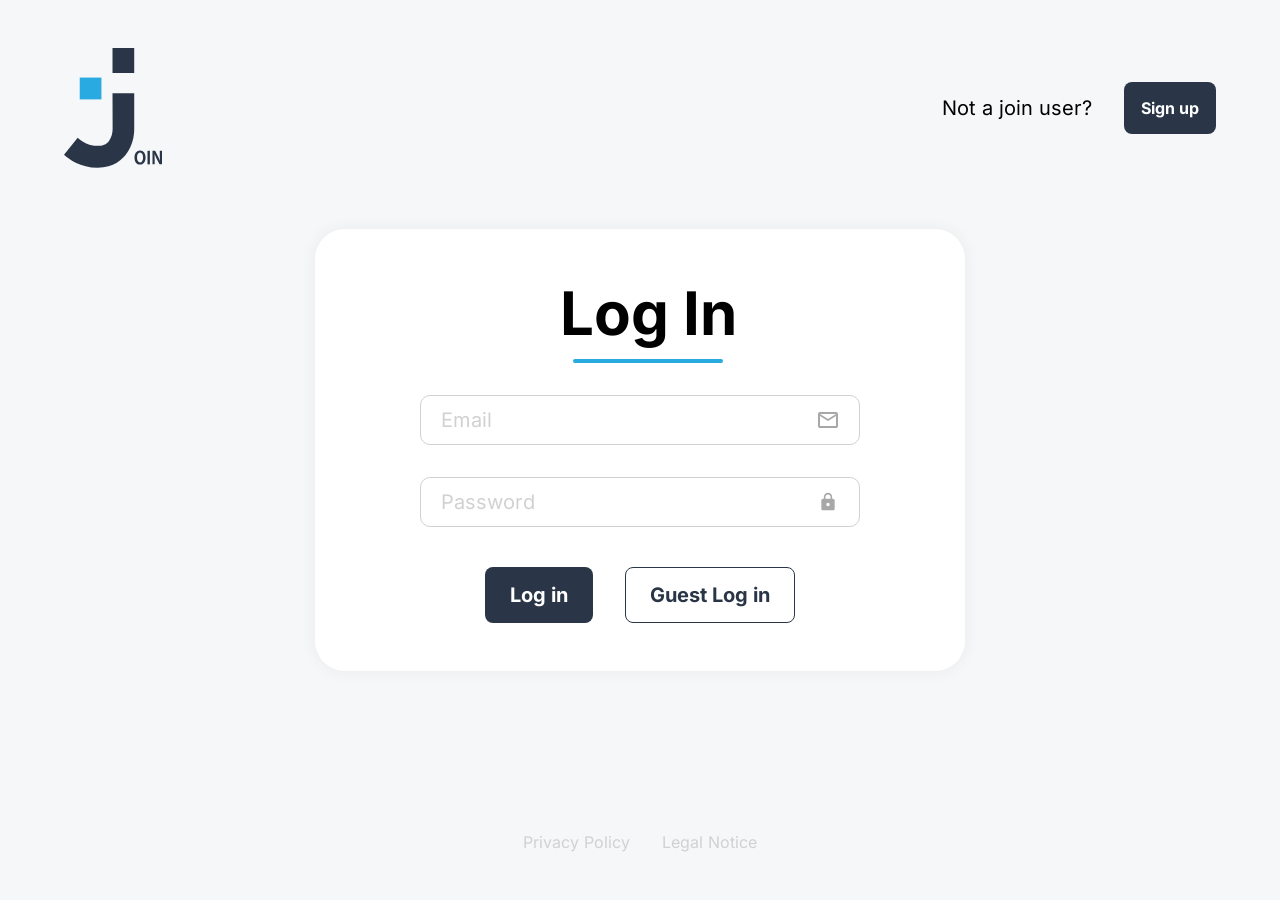
<file: index.html>
<!doctype html>
<html lang="en">

<head>
  <meta charset="UTF-8" />
  <meta name="viewport" content="width=device-width, initial-scale=1.0" />
  <title>Join - Log in</title>
  <link rel="icon" href="./assets/icons/join-logo-white.svg" type="image/svg+xml" />

  <script src="./script.js" defer></script>

  <link rel="stylesheet" href="./styles/variables.css" />
  <link rel="stylesheet" href="./styles/standard.css" />
  <link rel="stylesheet" href="./styles/fonts.css" />
  <link rel="stylesheet" href="./styles/assets.css" />
  <link rel="stylesheet" href="./styles/buttons.css" />
  <link rel="stylesheet" href="./styles/index.css" />
  <link rel="stylesheet" href="./styles/index-responsive.css" />
  <link rel="stylesheet" href="./styles/templates.css" />
  <link rel="stylesheet" href="./styles/templates-responsive.css" />
</head>

<body>
  <div id="splash-overlay" class="splash-overlay">
    <div class="splash-logo">
      <img class="splash-logo-blue" src="./assets/icons/join-logo-blue.svg" alt="Join Logo" />
      <img class="splash-logo-white" src="./assets/icons/join-logo-white.svg" alt="" />
    </div>
  </div>
  <header>
    <img class="join-logo-blue" src="./assets/icons/join-logo-blue.svg" alt="logo" />
    <nav class="login-nav login-nav--desktop">
      <p class="not-a-user-text" href="#">Not a join user?</p>
      <a href="./html/signup.html">
        <button class="button button-blue button-signup-small">
          Sign up
        </button>
      </a>
    </nav>
  </header>

  <main>
    <form onsubmit="handleLogin(event)" class="form-container login-container" id="login-form" novalidate>
      <div class="form-headline-container form-headline-container-login">
        <div class="headline-wrapper">
          <h1>Log In</h1>
          <div class="h1-underline"></div>
        </div>
      </div>

      <div class="required required-login-container" id="input-required-container"
        data-message="Wrong email or password">
        <section class="input-fields input-fields-login">
          <div class="input-wrapper input-wrapper-login-email required" data-message="Please enter your email">
            <input aria-label="email adress" placeholder="Email" class="form-input form-input-email" id="login-email"
              pattern="^[^@\s]+@[^@\s]+\.[^@\s]+$" type="email" oninput="checkInputValidityOnInputLogin('email')"
              onblur="checkInputValidityOnBlurLogin('email')" required />
          </div>

          <div class="input-wrapper input-wrapper-login-password required" data-message="Please enter your password">
            <div class="input-with-icon">
              <input oninput="checkInputValidityOnInputLogin('password')"
                onblur="checkInputValidityOnBlurLogin('password')" aria-label="password" placeholder="Password"
                class="form-input form-input-password" id="login-password" pattern="\S+" minlength="6" type="password"
                required />
              <button type="button" class="password-toggle" id="toggle-login-password" aria-label="Show password"
                onclick="
                    togglePassword('login-password', 'toggle-login-password')
                  "></button>
            </div>
          </div>
        </section>
      </div>

      <section class="form-btn-section">
        <button type="submit" class="button button-login button-blue" id="login-btn">
          Log in
        </button>
        <button type="button" class="button button-login button-white" onclick="guestLogin()">
          Guest Log in
        </button>
      </section>
    </form>
  </main>

  <footer>
    <nav class="login-nav login-nav--mobile">
      <p class="not-a-user-text" href="#">Not a join user?</p>
      <a href="./html/signup.html">
        <button class="button button-blue button-signup-small">
          Sign up
        </button>
      </a>
    </nav>

    <nav class="footer-nav">
      <a href="./html/privacy-policy-external.html">Privacy Policy</a>
      <a href="./html/legal-notice-external.html">Legal Notice</a>
    </nav>
  </footer>

  <div id="landscape-warning">
    Please rotate your device to portrait mode to use the board optimally! 📱
  </div>
</body>

</html>
</file>
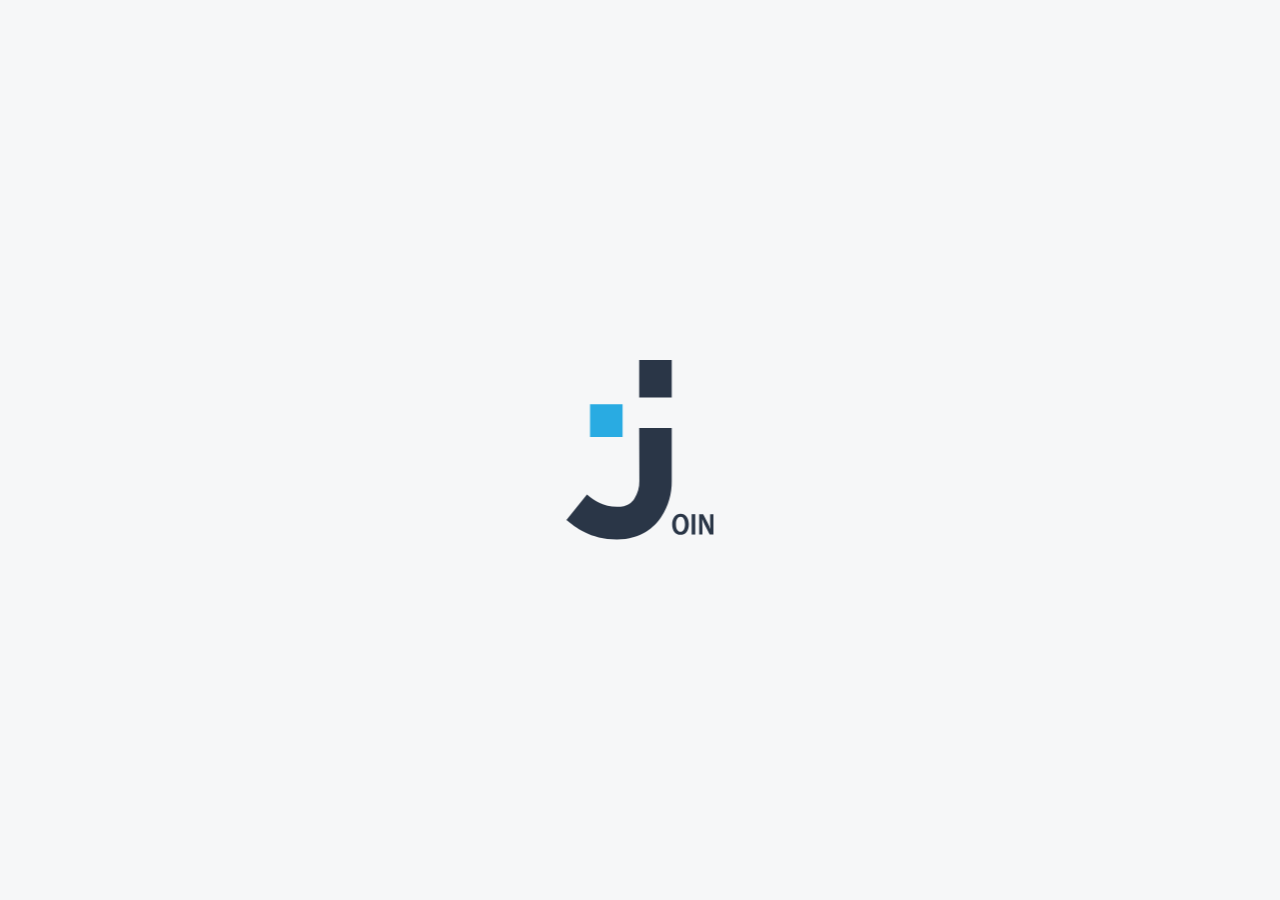
<file: html/add-task.html>
<!doctype html>
<html lang="en">

<head>
  <meta charset="UTF-8" />
  <meta name="viewport" content="width=device-width, initial-scale=1.0" />
  <title>Add Task | Join</title>
  <link rel="icon" href="../assets/icons/join-logo-white.svg" type="image/svg+xml" />
  <link rel="stylesheet" href="../styles/variables.css" />
  <link rel="stylesheet" href="../styles/standard.css" />
  <link rel="stylesheet" href="../styles/fonts.css" />
  <link rel="stylesheet" href="../styles/assets.css" />
  <link rel="stylesheet" href="../styles/buttons.css" />

  <link rel="stylesheet" href="../styles/templates.css" />
  <link rel="stylesheet" href="../styles/templates-responsive.css" />

  <link rel="stylesheet" href="../styles/add-task/add-task.css" />
  <link rel="stylesheet" href="../styles/add-task/add-task-contacts-subtasks.css" />
  <link rel="stylesheet" href="../styles/add-task/add-task-responsive.css" />

  <script src="../script.js" defer></script>
  <script src="../scripts/header.js" defer></script>

  <script src="../scripts/add-task/add-task-templates.js" defer></script>
  <script src="../scripts/add-task/add-task-event-listeners.js" defer></script>
  <script src="../scripts/add-task/add-task-contacts.js" defer></script>
  <script src="../scripts/add-task/add-task-assigned-contacts.js" defer></script>

  <script src="../scripts/add-task/add-task-subtasks.js" defer></script>
  <script src="../scripts/add-task/add-task-task.js" defer></script>
  <script src="../scripts/add-task/add-task.js" defer></script>
</head>

<body id="body--add-task" onload="initAddTask('--add-task')" class="disabled-ui">
  <section class="sidebar">
    <div class="sidebar-logo">
      <img src="../assets/icons/join-logo-white.svg" alt="Join Logo" />
    </div>

    <nav class="sidebar-nav">
      <ul class="nav-list">
        <li>
          <a href="summary.html" class="nav-link">
            <svg class="nav-icon" width="30" height="30" viewBox="0 0 30 30" fill="none"
              xmlns="http://www.w3.org/2000/svg">
              <path
                d="M25.2273 2.5H4.77273H4.5C3.39543 2.5 2.5 3.39573 2.5 4.5003C2.5 4.68009 2.5 4.80746 2.5 4.83997V25.2945V25.5C2.5 26.6046 3.39572 27.5 4.50029 27.5C4.64377 27.5 4.74401 27.5 4.77272 27.5H25.2273C25.256 27.5 25.3562 27.5 25.4997 27.5C26.6043 27.5 27.5 26.6041 27.5 25.4995C27.5 25.3927 27.5 25.3188 27.5 25.2945V4.83994C27.5 4.80744 27.5 4.68008 27.5 4.5003C27.5 3.39573 26.6043 2.5 25.4997 2.5C25.3562 2.5 25.256 2.5 25.2273 2.5ZM17.2727 25.2945H4.77273V16.2036H17.2727V25.2945ZM17.2727 13.9309H4.77273V4.83997L17.2727 4.83994V13.9309ZM25.2273 25.2945H19.5455V4.83997H25.2273V25.2945Z"
                fill="#cdcdcd" />
            </svg>
            <span>Summary</span>
          </a>
        </li>
        <li>
          <a href="add-task.html" class="nav-link active">
            <svg class="nav-icon" width="30" height="30" viewBox="0 0 30 30" fill="none"
              xmlns="http://www.w3.org/2000/svg">
              <mask id="mask0_464124_3868" style="mask-type: alpha" maskUnits="userSpaceOnUse" x="0" y="0" width="30"
                height="30">
                <rect width="30" height="30" fill="#D9D9D9" />
              </mask>
              <g mask="url(#mask0_464124_3868)">
                <path
                  d="M4.62652 27.2024C3.95579 27.2024 3.38161 26.9635 2.90396 26.4859C2.42632 26.0083 2.1875 25.4341 2.1875 24.7633V7.69017C2.1875 7.01944 2.42632 6.44525 2.90396 5.96761C3.38161 5.48996 3.95579 5.25114 4.62652 5.25114H15.5107L13.0716 7.69017H4.62652V24.7633H21.6997V16.2877L24.1387 13.8487V24.7633C24.1387 25.4341 23.8999 26.0083 23.4223 26.4859C22.9446 26.9635 22.3704 27.2024 21.6997 27.2024H4.62652ZM18.2546 5.95236L19.9924 7.65968L11.9436 15.7085V17.4463H13.6509L21.7302 9.367L23.468 11.0743L15.3887 19.1536C15.1651 19.3772 14.906 19.555 14.6113 19.6871C14.3166 19.8192 14.0066 19.8853 13.6814 19.8853H10.7241C10.3786 19.8853 10.0889 19.7684 9.85518 19.5347C9.62144 19.3009 9.50457 19.0113 9.50457 18.6658V15.7085C9.50457 15.3833 9.56555 15.0733 9.6875 14.7786C9.80945 14.4839 9.98222 14.2247 10.2058 14.0011L18.2546 5.95236ZM23.468 11.0743L18.2546 5.95236L21.3034 2.90358C21.7912 2.41578 22.3755 2.17188 23.0564 2.17188C23.7373 2.17188 24.3115 2.41578 24.779 2.90358L26.4863 4.64139C26.9538 5.10887 27.1875 5.67797 27.1875 6.3487C27.1875 7.01944 26.9538 7.58854 26.4863 8.05602L23.468 11.0743Z"
                  fill="#CDCDCD" />
              </g>
            </svg>

            <span>Add Task</span>
          </a>
        </li>
        <li>
          <a href="board.html" class="nav-link">
            <svg class="nav-icon" width="30" height="30" viewBox="0 0 30 30" fill="none"
              xmlns="http://www.w3.org/2000/svg">
              <path
                d="M22.9544 4.77273L22.9545 25.2271C22.9538 25.8296 22.7142 26.4074 22.2881 26.8334C21.862 27.2595 21.2843 27.4992 20.6817 27.4998L16.1363 27.4998C15.5338 27.4992 14.956 27.2595 14.53 26.8334C14.1039 26.4074 13.8642 25.8296 13.8636 25.2271L13.8636 4.77273C13.8642 4.17015 14.1039 3.59243 14.53 3.16635C14.956 2.74026 15.5338 2.50062 16.1363 2.50002L20.6817 2.50002C21.2843 2.50062 21.862 2.74026 22.2881 3.16635C22.7142 3.59243 22.9538 4.17015 22.9544 4.77273ZM16.1363 25.2271L20.6817 25.2271L20.6817 4.77273L16.1363 4.77273L16.1363 25.2271ZM16.1363 4.77273L16.1363 25.2271C16.1357 25.8296 15.8961 26.4073 15.47 26.8334C15.0439 27.2595 14.4662 27.4991 13.8636 27.4997L9.31823 27.4997C8.71566 27.4991 8.13794 27.2595 7.71185 26.8334C7.28577 26.4073 7.04613 25.8296 7.04553 25.227L7.04553 4.7727C7.04613 4.17013 7.28577 3.59241 7.71185 3.16632C8.13793 2.74024 8.71566 2.5006 9.31823 2.5L13.8636 2.5C14.4662 2.5006 15.0439 2.74024 15.47 3.16632C15.8961 3.59241 16.1357 4.17015 16.1363 4.77273ZM9.31823 25.227L13.8636 25.2271L13.8636 4.77273L9.31823 4.7727L9.31823 25.227ZM9.31823 4.7727L9.31823 25.227C9.31763 25.8296 9.07799 26.4073 8.65191 26.8334C8.22582 27.2595 7.6481 27.4991 7.04553 27.4997L2.50012 27.4997C1.89755 27.4991 1.31983 27.2595 0.893741 26.8334C0.467657 26.4073 0.228019 25.8296 0.227417 25.227L0.227416 4.7727C0.228018 4.17013 0.467656 3.59241 0.89374 3.16632C1.31982 2.74024 1.89755 2.5006 2.50012 2.5L7.04553 2.5C7.6481 2.5006 8.22582 2.74024 8.6519 3.16632C9.07799 3.59241 9.31763 4.17013 9.31823 4.7727ZM2.50012 25.227L7.04553 25.227L7.04553 4.7727L2.50012 4.7727L2.50012 25.227Z"
                fill="#CDCDCD" />
              <path
                d="M29.7726 4.77298L29.7726 25.2273C29.772 25.8299 29.5323 26.4076 29.1062 26.8337C28.6802 27.2598 28.1024 27.4994 27.4999 27.5L22.9545 27.5C22.3519 27.4994 21.7742 27.2598 21.3481 26.8337C20.922 26.4076 20.6824 25.8296 20.6817 25.2271L20.6817 4.77273C20.6823 4.17015 20.922 3.59268 21.3481 3.1666C21.7742 2.74051 22.3519 2.50088 22.9544 2.50027L27.4999 2.50027C28.1024 2.50088 28.6801 2.74051 29.1062 3.1666C29.5323 3.59268 29.772 4.1704 29.7726 4.77298ZM22.9545 25.2271L27.4999 25.2273L27.4999 4.77298L22.9544 4.77273L22.9545 25.2271Z"
                fill="#CDCDCD" />
            </svg>

            <span>Board</span>
          </a>
        </li>
        <li>
          <a href="contacts.html" class="nav-link">
            <svg class="nav-icon" width="30" height="30" viewBox="0 0 30 30" fill="none"
              xmlns="http://www.w3.org/2000/svg">
              <mask id="mask0_464124_3880" style="mask-type: alpha" maskUnits="userSpaceOnUse" x="0" y="0" width="30"
                height="30">
                <rect width="30" height="30" fill="#D9D9D9" />
              </mask>
              <g mask="url(#mask0_464124_3880)">
                <path
                  d="M15 22.5C13.8333 22.5 12.7188 22.6823 11.6563 23.0469C10.5938 23.4115 9.625 23.9583 8.75 24.6875V25H21.25V24.6875C20.375 23.9583 19.4062 23.4115 18.3438 23.0469C17.2812 22.6823 16.1667 22.5 15 22.5ZM6.25 23.5625C7.375 22.4583 8.68229 21.5885 10.1719 20.9531C11.6615 20.3177 13.2708 20 15 20C16.7292 20 18.3385 20.3177 19.8281 20.9531C21.3177 21.5885 22.625 22.4583 23.75 23.5625V7.5H6.25V23.5625ZM15 17.5C13.7917 17.5 12.7604 17.0729 11.9062 16.2188C11.0521 15.3646 10.625 14.3333 10.625 13.125C10.625 11.9167 11.0521 10.8854 11.9062 10.0312C12.7604 9.17708 13.7917 8.75 15 8.75C16.2083 8.75 17.2396 9.17708 18.0938 10.0312C18.9479 10.8854 19.375 11.9167 19.375 13.125C19.375 14.3333 18.9479 15.3646 18.0938 16.2188C17.2396 17.0729 16.2083 17.5 15 17.5ZM15 15C15.5208 15 15.9635 14.8177 16.3281 14.4531C16.6927 14.0885 16.875 13.6458 16.875 13.125C16.875 12.6042 16.6927 12.1615 16.3281 11.7969C15.9635 11.4323 15.5208 11.25 15 11.25C14.4792 11.25 14.0365 11.4323 13.6719 11.7969C13.3073 12.1615 13.125 12.6042 13.125 13.125C13.125 13.6458 13.3073 14.0885 13.6719 14.4531C14.0365 14.8177 14.4792 15 15 15ZM6.25 27.5C5.5625 27.5 4.97396 27.2552 4.48438 26.7656C3.99479 26.276 3.75 25.6875 3.75 25V7.5C3.75 6.8125 3.99479 6.22396 4.48438 5.73438C4.97396 5.24479 5.5625 5 6.25 5H7.5V2.5H10V5H20V2.5H22.5V5H23.75C24.4375 5 25.026 5.24479 25.5156 5.73438C26.0052 6.22396 26.25 6.8125 26.25 7.5V25C26.25 25.6875 26.0052 26.276 25.5156 26.7656C25.026 27.2552 24.4375 27.5 23.75 27.5H6.25Z"
                  fill="#CDCDCD" />
              </g>
            </svg>

            <span>Contacts</span>
          </a>
        </li>
      </ul>
    </nav>

    <div class="sidebar-footer">
      <a href="privacy-policy.html" class="footer-link">Privacy Policy</a>
      <a href="legal-notice.html" class="footer-link">Legal notice</a>
    </div>
  </section>

  <header class="header">
    <a href="summary.html" class="header-logo-mobile">
      <img src="../assets/icons/join-logo-blue.svg" alt="Join Logo" />
    </a>

    <h2 class="header-title">Kanban Project Management Tool</h2>

    <div class="header-actions">
      <a href="help.html" class="nav-link header-help-link">
        <img class="nav-icon" src="../assets/icons/help-logo.svg" alt="help icon" />
      </a>

      <div class="header-user-area">
        <div class="header-avatar" id="header-avatar" onclick="toggleDropdown()"></div>

        <div id="dropdown" class="dropdown-content d-none">
          <a href="help.html" class="dropdown-help-link">Help</a>
          <a href="legal-notice.html">Legal Notice</a>
          <a href="privacy-policy.html">Privacy Policy</a>
          <a onclick="logout()">Log out</a>
        </div>
      </div>
    </div>
  </header>

  <main class="main-content main-content--add-task">
    <div class="content-wrapper content-wrapper--add-task">
      <h1 id="add-task-headline" class="add-task-headline add-task-headline--add-task">
        Add Task
      </h1>
      <form aria-labelledby="add-task-headline" onsubmit="addTask(event, 'add task', '--add-task')"
        id="task-form--add-task" class="task-form task-form--add-task" novalidate>
        <div class="add-task-inner-wrapper">
          <div class="add-task-container add-task-container-left">
            <section class="title-section">
              <label class="label" for="task-title--add-task">Title<span class="red">*</span></label>
              <div class="required">
                <input oninput="checkIfInputValid('title', '--add-task')"
                  onblur="checkIfInputInvalid('title', '--add-task')" type="text" id="task-title--add-task"
                  placeholder="Enter a title" pattern=".*\S.*" required />
              </div>
            </section>

            <section class="description-section">
              <label class="label" for="task-description--add-task">Description</label>
              <textarea class="description-textarea" id="task-description--add-task"
                placeholder="Enter a description"></textarea>
            </section>

            <section class="due-date-section">
              <label class="label" for="task-due-date--add-task">Due Date<span class="red">*</span></label>
              <div class="required custom-select-input custom-select-input--date trigger-input-container" tabindex="0">
                <input oninput="checkIfInputValid('due-date', '--add-task')"
                  onblur="checkIfInputInvalid('due-date', '--add-task')" class="task-date-input"
                  id="task-due-date--add-task" lang="en-GB" type="date" required />
                <button onblur="checkIfInputInvalid('due-date', '--add-task')" class="calendar-svg-btn" type="button"
                  onclick="showDatePicker('--add-task')" aria-label="pick date">
                  <svg class="calendar-icon" width="18" height="20" viewBox="0 0 18 20" fill="none"
                    xmlns="http://www.w3.org/2000/svg">
                    <path
                      d="M11.5 16C10.8 16 10.2083 15.7583 9.725 15.275C9.24167 14.7917 9 14.2 9 13.5C9 12.8 9.24167 12.2083 9.725 11.725C10.2083 11.2417 10.8 11 11.5 11C12.2 11 12.7917 11.2417 13.275 11.725C13.7583 12.2083 14 12.8 14 13.5C14 14.2 13.7583 14.7917 13.275 15.275C12.7917 15.7583 12.2 16 11.5 16ZM2 20C1.45 20 0.979167 19.8042 0.5875 19.4125C0.195833 19.0208 0 18.55 0 18V4C0 3.45 0.195833 2.97917 0.5875 2.5875C0.979167 2.19583 1.45 2 2 2H3V1C3 0.716667 3.09583 0.479167 3.2875 0.2875C3.47917 0.0958333 3.71667 0 4 0C4.28333 0 4.52083 0.0958333 4.7125 0.2875C4.90417 0.479167 5 0.716667 5 1V2H13V1C13 0.716667 13.0958 0.479167 13.2875 0.2875C13.4792 0.0958333 13.7167 0 14 0C14.2833 0 14.5208 0.0958333 14.7125 0.2875C14.9042 0.479167 15 0.716667 15 1V2H16C16.55 2 17.0208 2.19583 17.4125 2.5875C17.8042 2.97917 18 3.45 18 4V18C18 18.55 17.8042 19.0208 17.4125 19.4125C17.0208 19.8042 16.55 20 16 20H2ZM2 18H16V8H2V18ZM2 6H16V4H2V6Z"
                      fill="#2A3647" />
                  </svg>
                </button>
              </div>
            </section>
          </div>

          <div class="seperation-line"></div>

          <div class="add-task-container add-task-container-right">
            <section class="prio-section">
              <p class="label">Priority</p>
              <div id="task-priority" class="add-task-prio-btns-container">
                <button type="button" onclick="setPriority('Urgent', '--add-task')" id="urgent-prio-btn--add-task"
                  class="prio-btn" aria-label="set priority to urgent">
                  Urgent
                  <svg id="urgent-prio-svg--add-task" class="prio-svg" width="20" height="15" viewBox="0 0 20 15"
                    fill="none" xmlns="http://www.w3.org/2000/svg">
                    <path
                      d="M18.9043 14.5096C18.6696 14.51 18.4411 14.4351 18.2522 14.2961L10.0001 8.21288L1.74809 14.2961C1.63224 14.3816 1.50066 14.4435 1.36086 14.4783C1.22106 14.513 1.07577 14.5199 0.933305 14.4986C0.790837 14.4772 0.653973 14.428 0.530528 14.3538C0.407083 14.2796 0.299474 14.1818 0.213845 14.0661C0.128216 13.9503 0.0662437 13.8188 0.0314671 13.6791C-0.00330956 13.5394 -0.0102098 13.3943 0.0111604 13.2519C0.0543195 12.9644 0.21001 12.7058 0.443982 12.533L9.34809 5.96249C9.53679 5.8229 9.76536 5.74756 10.0001 5.74756C10.2349 5.74756 10.4635 5.8229 10.6522 5.96249L19.5563 12.533C19.7422 12.6699 19.8801 12.862 19.9503 13.0819C20.0204 13.3018 20.0193 13.5382 19.9469 13.7573C19.8746 13.9765 19.7349 14.1673 19.5476 14.3024C19.3604 14.4375 19.1352 14.51 18.9043 14.5096Z"
                      fill="#FF3D00" />
                    <path
                      d="M18.9043 8.76057C18.6696 8.76097 18.4411 8.68612 18.2522 8.54702L10.0002 2.46386L1.7481 8.54702C1.51412 8.71983 1.22104 8.79269 0.93331 8.74956C0.645583 8.70643 0.386785 8.55086 0.213849 8.31706C0.0409137 8.08326 -0.0319941 7.79039 0.011165 7.50288C0.054324 7.21536 0.210015 6.95676 0.443986 6.78395L9.3481 0.213471C9.5368 0.0738799 9.76537 -0.00146484 10.0002 -0.00146484C10.2349 -0.00146484 10.4635 0.0738799 10.6522 0.213471L19.5563 6.78395C19.7422 6.92087 19.8801 7.11298 19.9503 7.33286C20.0204 7.55274 20.0193 7.78914 19.947 8.00832C19.8746 8.22751 19.7349 8.41826 19.5476 8.55335C19.3604 8.68844 19.1352 8.76096 18.9043 8.76057Z"
                      fill="#FF3D00" />
                  </svg></button><button type="button" onclick="setPriority('Medium', '--add-task')"
                  id="medium-prio-btn--add-task" class="prio-btn" aria-label="set priority to medium">
                  Medium<svg id="medium-prio-svg--add-task" class="prio-svg" width="20" height="8" viewBox="0 0 20 8"
                    fill="none" xmlns="http://www.w3.org/2000/svg">
                    <path
                      d="M18.9041 7.45086H1.09589C0.805242 7.45086 0.526498 7.33456 0.320979 7.12755C0.11546 6.92054 0 6.63977 0 6.34701C0 6.05425 0.11546 5.77349 0.320979 5.56647C0.526498 5.35946 0.805242 5.24316 1.09589 5.24316H18.9041C19.1948 5.24316 19.4735 5.35946 19.679 5.56647C19.8845 5.77349 20 6.05425 20 6.34701C20 6.63977 19.8845 6.92054 19.679 7.12755C19.4735 7.33456 19.1948 7.45086 18.9041 7.45086Z"
                      fill="#ffa800" />
                    <path
                      d="M18.9041 2.2077H1.09589C0.805242 2.2077 0.526498 2.0914 0.320979 1.88439C0.11546 1.67738 0 1.39661 0 1.10385C0 0.81109 0.11546 0.530322 0.320979 0.32331C0.526498 0.116298 0.805242 0 1.09589 0L18.9041 0C19.1948 0 19.4735 0.116298 19.679 0.32331C19.8845 0.530322 20 0.81109 20 1.10385C20 1.39661 19.8845 1.67738 19.679 1.88439C19.4735 2.0914 19.1948 2.2077 18.9041 2.2077Z"
                      fill="#ffa800" />
                  </svg></button><button type="button" onclick="setPriority('Low', '--add-task')"
                  id="low-prio-btn--add-task" class="prio-btn" aria-label="set priority to low">
                  Low<svg id="low-prio-svg--add-task" class="prio-svg" width="20" height="15" viewBox="0 0 20 15"
                    fill="none" xmlns="http://www.w3.org/2000/svg">
                    <path
                      d="M10 8.76077C9.7654 8.76118 9.53687 8.68634 9.34802 8.54726L0.444913 1.97752C0.329075 1.89197 0.231235 1.78445 0.15698 1.66111C0.0827245 1.53777 0.033508 1.40102 0.0121402 1.25868C-0.031014 0.971193 0.0418855 0.678356 0.214802 0.444584C0.387718 0.210811 0.646486 0.0552534 0.934181 0.0121312C1.22188 -0.0309911 1.51493 0.0418545 1.74888 0.214643L10 6.29712L18.2511 0.214643C18.367 0.129087 18.4985 0.0671675 18.6383 0.0324205C18.7781 -0.00232646 18.9234 -0.00922079 19.0658 0.0121312C19.2083 0.0334832 19.3451 0.0826633 19.4685 0.156864C19.592 0.231064 19.6996 0.328831 19.7852 0.444584C19.8708 0.560336 19.9328 0.691806 19.9676 0.831488C20.0023 0.97117 20.0092 1.11633 19.9879 1.25868C19.9665 1.40102 19.9173 1.53777 19.843 1.66111C19.7688 1.78445 19.6709 1.89197 19.5551 1.97752L10.652 8.54726C10.4631 8.68634 10.2346 8.76118 10 8.76077Z"
                      fill="#7AE229" />
                    <path
                      d="M10 14.5093C9.7654 14.5097 9.53687 14.4349 9.34802 14.2958L0.444913 7.72606C0.210967 7.55327 0.0552944 7.29469 0.0121402 7.00721C-0.031014 6.71973 0.0418855 6.42689 0.214802 6.19312C0.387718 5.95935 0.646486 5.80379 0.934181 5.76067C1.22188 5.71754 1.51493 5.79039 1.74888 5.96318L10 12.0457L18.2511 5.96318C18.4851 5.79039 18.7781 5.71754 19.0658 5.76067C19.3535 5.80379 19.6123 5.95935 19.7852 6.19312C19.9581 6.42689 20.031 6.71973 19.9879 7.00721C19.9447 7.29469 19.789 7.55327 19.5551 7.72606L10.652 14.2958C10.4631 14.4349 10.2346 14.5097 10 14.5093Z"
                      fill="#7AE229" />
                  </svg>
                </button>
              </div>
            </section>

            <section class="contacts-section">
              <p class="label" id="contacts-label--add-task">Assigned to</p>
              <div class="select-wrapper">
                <div aria-labelledby="contacts-label--add-task" class="custom-select custom-select--contacts"
                  id="contacts-dropdown--add-task">
                  <div role="combobox" aria-haspopup="listbox" aria-owns="select-options--contacts" onclick="
                        toggleCustomSelectDropdown('contacts', '--add-task')
                      " class="custom-select--trigger custom-select-input trigger-input-container"
                    id="custom-select-trigger-contacts--add-task" tabindex="0">
                    <input oninput="handleContactsSearch('--add-task')"
                      onclick="handleStopPropagation(event, '--add-task')" class="search-contact-input"
                      id="search-contact-input--add-task" type="search" placeholder="Select contacts to assign"
                      aria-label="select contacts to assign" aria-autocomplete="list"
                      aria-controls="select-options--contacts--add-task" />
                    <button type="button" aria-label="Open contact selection"
                      class="custom-select--trigger--img-container">
                      <img id="arrow-dropdown--contacts--add-task" src="../assets/icons/arrow-drop-down.svg"
                        alt="arrow down icon" />
                    </button>
                  </div>

                  <ul role="listbox" id="select-options--contacts--add-task"
                    class="custom-select-options custom-select-options--contacts display-none"></ul>
                </div>

                <div class="selected-contacts selected-contacts--add-task" id="selected-contacts-container--add-task">
                </div>
              </div>
            </section>

            <section class="category-section">
              <p class="label" id="categories-label--add-task">
                Category<span class="red">*</span>
              </p>
              <div class="select-wrapper">
                <div class="custom-select custom-select--categories required" id="categories-dropdown--add-task">
                  <div role="combobox" aria-haspopup="listbox" aria-owns="select-options--category--add-task" onclick="
                        toggleCustomSelectDropdown('category', '--add-task')
                      " onblur="checkIfCategoryWasSelected('--add-task')"
                    class="custom-select--trigger custom-select-input" id="custom-select-trigger-category--add-task"
                    tabindex="0">
                    <span id="selected-category--add-task"></span>
                    <button type="button" class="custom-select--trigger--img-container">
                      <img id="arrow-dropdown--category--add-task" src="../assets/icons/arrow-drop-down.svg"
                        alt="arrow down icon" />
                    </button>
                  </div>
                  <ul id="select-options--category--add-task"
                    class="custom-select-options custom-select-options--categories display-none"></ul>
                </div>
              </div>
            </section>

            <section class="subtask-section">
              <p class="label">Subtasks</p>
              <div class="subtask-container">
                <div tabindex="0" class="trigger-input-container custom-select-input">
                  <input class="subtask-input" type="text" id="subtask-input--add-task" placeholder="Add new subtask"
                    aria-label="add subtask" pattern=".*\S.*" />
                  <div class="subtask-btns-container">
                    <button class="subtask-btn-left" type="button" id="delete-subtask-btn"
                      onclick="clearSubtaskInput('--add-task')" aria-label="delete current input">
                      <svg width="13" height="13" viewBox="0 0 13 13" fill="none" xmlns="http://www.w3.org/2000/svg">
                        <path
                          d="M6.243 6.243L11.486 11.486M1 11.486L6.243 6.243L1 11.486ZM11.486 1L6.242 6.243L11.486 1ZM6.242 6.243L1 1L6.242 6.243Z"
                          stroke="#2A3647" stroke-width="2" stroke-linecap="round" stroke-linejoin="round" />
                      </svg>
                    </button>
                    <div class="subtask-btns-seperation-line"></div>

                    <button class="subtask-btn-right" type="button" onclick="addSubtask('--add-task')">
                      <svg width="14" height="14" viewBox="0 0 14 14" fill="none" xmlns="http://www.w3.org/2000/svg">
                        <path d="M1 8.5L5 12.5L13 1" stroke="#2A3647" stroke-width="2" stroke-linecap="round"
                          stroke-linejoin="round" />
                      </svg>
                    </button>
                  </div>
                </div>

                <ul class="subtask-list" id="subtask-list--add-task" aria-label="subtask list"></ul>
              </div>
            </section>
          </div>
        </div>

        <p class="p-required p-required--add-task">
          <span class="red">*</span>this field is required
        </p>

        <div class="add-task-bottom-btns-container add-task-bottom-btns-container--add-task">
          <div class="bottom-btns-wrapper">
            <button onclick="clearTask('--add-task')" type="reset" id="clear-task-btn--add-task"
              class="button bottom-btn bottom-btn--add-task button-white button-white--add-task"
              aria-label="clear task form">
              Clear
              <svg id="clear-task-btn-svg" width="13" height="13" viewBox="0 0 13 13" fill="none"
                xmlns="http://www.w3.org/2000/svg">
                <path
                  d="M6.243 6.243L11.486 11.486M1 11.486L6.243 6.243L1 11.486ZM11.486 1L6.242 6.243L11.486 1ZM6.242 6.243L1 1L6.242 6.243Z"
                  stroke="#2A3647" stroke-width="2" stroke-linecap="round" stroke-linejoin="round" />
              </svg>
            </button>
            <button type="submit" id="create-task-btn--add-task"
              class="button bottom-btn bottom-btn--add-task button-blue create-task-btn" aria-label="create task">
              Create Task
              <svg id="create-task-btn-svg" width="16" height="12" viewBox="0 0 16 12" fill="none"
                xmlns="http://www.w3.org/2000/svg">
                <path
                  d="M5.288 8.775L13.763 0.3C13.963 0.1 14.2005 0 14.4755 0C14.7505 0 14.988 0.1 15.188 0.3C15.388 0.5 15.488 0.7375 15.488 1.0125C15.488 1.2875 15.388 1.525 15.188 1.725L5.988 10.925C5.788 11.125 5.55467 11.225 5.288 11.225C5.02133 11.225 4.788 11.125 4.588 10.925L0.288 6.625C0.088 6.425 -0.00783333 6.1875 0.0005 5.9125C0.00883333 5.6375 0.113 5.4 0.313 5.2C0.513 5 0.7505 4.9 1.0255 4.9C1.3005 4.9 1.538 5 1.738 5.2L5.288 8.775Z"
                  fill="white" />
              </svg>
            </button>
          </div>
        </div>
      </form>
    </div>

    <div id="addtask-toast-msg--add-task" class="addtask-toast-msg addtask-toast-msg--add-task">
      <p>Task added to board</p>
      <img src="../assets/icons/board-icon-white.svg" alt="Board icon" />
    </div>
  </main>

  <div id="landscape-warning">
    Please rotate your device to portrait mode to use the board optimally! 📱
  </div>
</body>

</html>
</file>
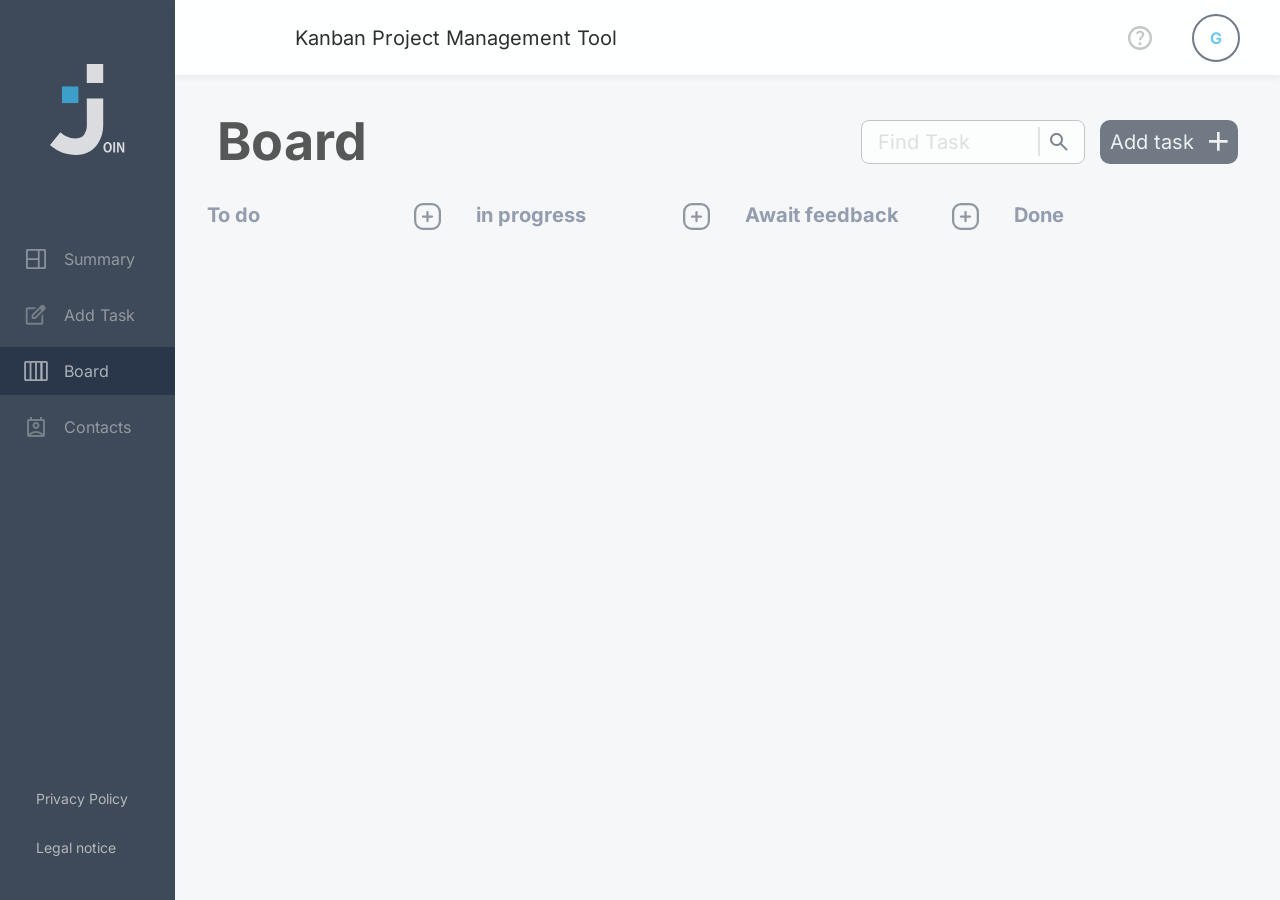
<file: html/board.html>
<!doctype html>
<html lang="en">

<head>
  <meta charset="UTF-8" />
  <meta name="viewport" content="width=device-width, initial-scale=1.0" />
  <title>Board | Join</title>
  <link rel="icon" href="../assets/icons/join-logo-white.svg" type="image/svg+xml" />
  <link rel="stylesheet" type="text/css" href="../styles/standard.css" />
  <link rel="stylesheet" type="text/css" href="../styles/variables.css" />
  <link rel="stylesheet" type="text/css" href="../styles/templates.css" />
  <link rel="stylesheet" href="../styles/templates-responsive.css" />

  <link rel="stylesheet" type="text/css" href="../styles/fonts.css" />
  <link rel="stylesheet" type="text/css" href="../styles/assets.css" />
  <link rel="stylesheet" href="../styles/buttons.css" />

  <link rel="stylesheet" type="text/css" href="../styles/add-task/add-task.css" />

  <link rel="stylesheet" type="text/css" href="../styles/add-task/add-task-contacts-subtasks.css" />
  <link rel="stylesheet" type="text/css" href="../styles/add-task/add-task-responsive.css" />
  <link rel="stylesheet" type="text/css" href="../styles/add-task/add-task-dialog.css" />
  <link rel="stylesheet" type="text/css" href="../styles/board/task-dialog.css" />
  <link rel="stylesheet" type="text/css" href="../styles/board/board.css" />
  <link rel="stylesheet" type="text/css" href="../styles/board/board-dialogs.css" />
  <link rel="stylesheet" type="text/css" href="../styles/board/board-responsive.css" />

  <script src="../script.js" defer></script>
  <script src="../scripts/board/board-templates.js"></script>

  <script src="../scripts/board/board-task-edit-template.js"></script>
  <script src="../scripts/board/edit-task.js" defer></script>
  <script src="../scripts/board/board-dialog.js" defer></script>
  <script src="../scripts/board/board-drag-card.js" defer></script>
  <script src="../scripts/board/board.js" defer></script>
  <script src="../scripts/board/default-tasks.js" defer></script>
  <script src="../scripts/add-task/add-task-templates.js" defer></script>
  <script src="../scripts/add-task/add-task-event-listeners.js" defer></script>
  <script src="../scripts/add-task/add-task-contacts.js" defer></script>
  <script src="../scripts/add-task/add-task-assigned-contacts.js" defer></script>
  <script src="../scripts/add-task/add-task-subtasks.js" defer></script>
  <script src="../scripts/add-task/add-task-task.js" defer></script>
  <script src="../scripts/add-task/add-task.js" defer></script>
  <script src="../scripts/header.js" defer></script>
</head>

<body id="body--board" onload="initBoard()" class="disabled-ui">
  <!-- SIDEBAR  -->
  <section class="sidebar">
    <div class="sidebar-logo">
      <img src="../assets/icons/join-logo-white.svg" alt="Join Logo" />
    </div>

    <nav class="sidebar-nav">
      <ul class="nav-list">
        <li>
          <a href="summary.html" class="nav-link">
            <svg class="nav-icon" width="30" height="30" viewBox="0 0 30 30" fill="none"
              xmlns="http://www.w3.org/2000/svg">
              <path
                d="M25.2273 2.5H4.77273H4.5C3.39543 2.5 2.5 3.39573 2.5 4.5003C2.5 4.68009 2.5 4.80746 2.5 4.83997V25.2945V25.5C2.5 26.6046 3.39572 27.5 4.50029 27.5C4.64377 27.5 4.74401 27.5 4.77272 27.5H25.2273C25.256 27.5 25.3562 27.5 25.4997 27.5C26.6043 27.5 27.5 26.6041 27.5 25.4995C27.5 25.3927 27.5 25.3188 27.5 25.2945V4.83994C27.5 4.80744 27.5 4.68008 27.5 4.5003C27.5 3.39573 26.6043 2.5 25.4997 2.5C25.3562 2.5 25.256 2.5 25.2273 2.5ZM17.2727 25.2945H4.77273V16.2036H17.2727V25.2945ZM17.2727 13.9309H4.77273V4.83997L17.2727 4.83994V13.9309ZM25.2273 25.2945H19.5455V4.83997H25.2273V25.2945Z"
                fill="#cdcdcd" />
            </svg>
            <span>Summary</span>
          </a>
        </li>
        <li>
          <a href="add-task.html" class="nav-link">
            <svg class="nav-icon" width="30" height="30" viewBox="0 0 30 30" fill="none"
              xmlns="http://www.w3.org/2000/svg">
              <mask id="mask0_464124_3868" style="mask-type: alpha" maskUnits="userSpaceOnUse" x="0" y="0" width="30"
                height="30">
                <rect width="30" height="30" fill="#D9D9D9" />
              </mask>
              <g mask="url(#mask0_464124_3868)">
                <path
                  d="M4.62652 27.2024C3.95579 27.2024 3.38161 26.9635 2.90396 26.4859C2.42632 26.0083 2.1875 25.4341 2.1875 24.7633V7.69017C2.1875 7.01944 2.42632 6.44525 2.90396 5.96761C3.38161 5.48996 3.95579 5.25114 4.62652 5.25114H15.5107L13.0716 7.69017H4.62652V24.7633H21.6997V16.2877L24.1387 13.8487V24.7633C24.1387 25.4341 23.8999 26.0083 23.4223 26.4859C22.9446 26.9635 22.3704 27.2024 21.6997 27.2024H4.62652ZM18.2546 5.95236L19.9924 7.65968L11.9436 15.7085V17.4463H13.6509L21.7302 9.367L23.468 11.0743L15.3887 19.1536C15.1651 19.3772 14.906 19.555 14.6113 19.6871C14.3166 19.8192 14.0066 19.8853 13.6814 19.8853H10.7241C10.3786 19.8853 10.0889 19.7684 9.85518 19.5347C9.62144 19.3009 9.50457 19.0113 9.50457 18.6658V15.7085C9.50457 15.3833 9.56555 15.0733 9.6875 14.7786C9.80945 14.4839 9.98222 14.2247 10.2058 14.0011L18.2546 5.95236ZM23.468 11.0743L18.2546 5.95236L21.3034 2.90358C21.7912 2.41578 22.3755 2.17188 23.0564 2.17188C23.7373 2.17188 24.3115 2.41578 24.779 2.90358L26.4863 4.64139C26.9538 5.10887 27.1875 5.67797 27.1875 6.3487C27.1875 7.01944 26.9538 7.58854 26.4863 8.05602L23.468 11.0743Z"
                  fill="#CDCDCD" />
              </g>
            </svg>

            <span>Add Task</span>
          </a>
        </li>
        <li>
          <a href="board.html" class="nav-link active">
            <svg class="nav-icon" width="30" height="30" viewBox="0 0 30 30" fill="none"
              xmlns="http://www.w3.org/2000/svg">
              <path
                d="M22.9544 4.77273L22.9545 25.2271C22.9538 25.8296 22.7142 26.4074 22.2881 26.8334C21.862 27.2595 21.2843 27.4992 20.6817 27.4998L16.1363 27.4998C15.5338 27.4992 14.956 27.2595 14.53 26.8334C14.1039 26.4074 13.8642 25.8296 13.8636 25.2271L13.8636 4.77273C13.8642 4.17015 14.1039 3.59243 14.53 3.16635C14.956 2.74026 15.5338 2.50062 16.1363 2.50002L20.6817 2.50002C21.2843 2.50062 21.862 2.74026 22.2881 3.16635C22.7142 3.59243 22.9538 4.17015 22.9544 4.77273ZM16.1363 25.2271L20.6817 25.2271L20.6817 4.77273L16.1363 4.77273L16.1363 25.2271ZM16.1363 4.77273L16.1363 25.2271C16.1357 25.8296 15.8961 26.4073 15.47 26.8334C15.0439 27.2595 14.4662 27.4991 13.8636 27.4997L9.31823 27.4997C8.71566 27.4991 8.13794 27.2595 7.71185 26.8334C7.28577 26.4073 7.04613 25.8296 7.04553 25.227L7.04553 4.7727C7.04613 4.17013 7.28577 3.59241 7.71185 3.16632C8.13793 2.74024 8.71566 2.5006 9.31823 2.5L13.8636 2.5C14.4662 2.5006 15.0439 2.74024 15.47 3.16632C15.8961 3.59241 16.1357 4.17015 16.1363 4.77273ZM9.31823 25.227L13.8636 25.2271L13.8636 4.77273L9.31823 4.7727L9.31823 25.227ZM9.31823 4.7727L9.31823 25.227C9.31763 25.8296 9.07799 26.4073 8.65191 26.8334C8.22582 27.2595 7.6481 27.4991 7.04553 27.4997L2.50012 27.4997C1.89755 27.4991 1.31983 27.2595 0.893741 26.8334C0.467657 26.4073 0.228019 25.8296 0.227417 25.227L0.227416 4.7727C0.228018 4.17013 0.467656 3.59241 0.89374 3.16632C1.31982 2.74024 1.89755 2.5006 2.50012 2.5L7.04553 2.5C7.6481 2.5006 8.22582 2.74024 8.6519 3.16632C9.07799 3.59241 9.31763 4.17013 9.31823 4.7727ZM2.50012 25.227L7.04553 25.227L7.04553 4.7727L2.50012 4.7727L2.50012 25.227Z"
                fill="#CDCDCD" />
              <path
                d="M29.7726 4.77298L29.7726 25.2273C29.772 25.8299 29.5323 26.4076 29.1062 26.8337C28.6802 27.2598 28.1024 27.4994 27.4999 27.5L22.9545 27.5C22.3519 27.4994 21.7742 27.2598 21.3481 26.8337C20.922 26.4076 20.6824 25.8296 20.6817 25.2271L20.6817 4.77273C20.6823 4.17015 20.922 3.59268 21.3481 3.1666C21.7742 2.74051 22.3519 2.50088 22.9544 2.50027L27.4999 2.50027C28.1024 2.50088 28.6801 2.74051 29.1062 3.1666C29.5323 3.59268 29.772 4.1704 29.7726 4.77298ZM22.9545 25.2271L27.4999 25.2273L27.4999 4.77298L22.9544 4.77273L22.9545 25.2271Z"
                fill="#CDCDCD" />
            </svg>

            <span>Board</span>
          </a>
        </li>
        <li>
          <a href="contacts.html" class="nav-link">
            <svg class="nav-icon" width="30" height="30" viewBox="0 0 30 30" fill="none"
              xmlns="http://www.w3.org/2000/svg">
              <mask id="mask0_464124_3880" style="mask-type: alpha" maskUnits="userSpaceOnUse" x="0" y="0" width="30"
                height="30">
                <rect width="30" height="30" fill="#D9D9D9" />
              </mask>
              <g mask="url(#mask0_464124_3880)">
                <path
                  d="M15 22.5C13.8333 22.5 12.7188 22.6823 11.6563 23.0469C10.5938 23.4115 9.625 23.9583 8.75 24.6875V25H21.25V24.6875C20.375 23.9583 19.4062 23.4115 18.3438 23.0469C17.2812 22.6823 16.1667 22.5 15 22.5ZM6.25 23.5625C7.375 22.4583 8.68229 21.5885 10.1719 20.9531C11.6615 20.3177 13.2708 20 15 20C16.7292 20 18.3385 20.3177 19.8281 20.9531C21.3177 21.5885 22.625 22.4583 23.75 23.5625V7.5H6.25V23.5625ZM15 17.5C13.7917 17.5 12.7604 17.0729 11.9062 16.2188C11.0521 15.3646 10.625 14.3333 10.625 13.125C10.625 11.9167 11.0521 10.8854 11.9062 10.0312C12.7604 9.17708 13.7917 8.75 15 8.75C16.2083 8.75 17.2396 9.17708 18.0938 10.0312C18.9479 10.8854 19.375 11.9167 19.375 13.125C19.375 14.3333 18.9479 15.3646 18.0938 16.2188C17.2396 17.0729 16.2083 17.5 15 17.5ZM15 15C15.5208 15 15.9635 14.8177 16.3281 14.4531C16.6927 14.0885 16.875 13.6458 16.875 13.125C16.875 12.6042 16.6927 12.1615 16.3281 11.7969C15.9635 11.4323 15.5208 11.25 15 11.25C14.4792 11.25 14.0365 11.4323 13.6719 11.7969C13.3073 12.1615 13.125 12.6042 13.125 13.125C13.125 13.6458 13.3073 14.0885 13.6719 14.4531C14.0365 14.8177 14.4792 15 15 15ZM6.25 27.5C5.5625 27.5 4.97396 27.2552 4.48438 26.7656C3.99479 26.276 3.75 25.6875 3.75 25V7.5C3.75 6.8125 3.99479 6.22396 4.48438 5.73438C4.97396 5.24479 5.5625 5 6.25 5H7.5V2.5H10V5H20V2.5H22.5V5H23.75C24.4375 5 25.026 5.24479 25.5156 5.73438C26.0052 6.22396 26.25 6.8125 26.25 7.5V25C26.25 25.6875 26.0052 26.276 25.5156 26.7656C25.026 27.2552 24.4375 27.5 23.75 27.5H6.25Z"
                  fill="#CDCDCD" />
              </g>
            </svg>

            <span>Contacts</span>
          </a>
        </li>
      </ul>
    </nav>

    <div class="sidebar-footer">
      <a href="privacy-policy.html" class="footer-link">Privacy Policy</a>
      <a href="legal-notice.html" class="footer-link">Legal notice</a>
    </div>
  </section>

  <!--  HEADER  -->
  <header class="header">
    <a href="summary.html" class="header-logo-mobile">
      <img src="../assets/icons/join-logo-blue.svg" alt="Join Logo" />
    </a>

    <h2 class="header-title">Kanban Project Management Tool</h2>

    <div class="header-actions">
      <a href="help.html" class="nav-link header-help-link">
        <img class="nav-icon" src="../assets/icons/help-logo.svg" alt="help icon" />
      </a>

      <div class="header-user-area">
        <div class="header-avatar" id="header-avatar" onclick="toggleDropdown()"></div>

        <div id="dropdown" class="dropdown-content d-none">
          <a href="help.html" class="dropdown-help-link">Help</a>
          <a href="legal-notice.html">Legal Notice</a>
          <a href="privacy-policy.html">Privacy Policy</a>
          <a onclick="logout()">Log out</a>
        </div>
      </div>
    </div>
  </header>

  <main class="main-content">
    <section class="board-header">
      <div class="board-header-mobile">
        <h1 class="head-text">Board</h1>
        <button class="second-add-btn" aria-label="Add task" onclick="openAddTaskDialog('to do')">
          <img src="../assets/icons/white_plus_button.svg" alt="white plus icon" />
        </button>
      </div>
      <div class="search-and-add-section">
        <div class="search-task-container">
          <input oninput="filterTasks()" aria-label="Search tasks" id="search-input" class="input-field" type="search"
            placeholder="Find Task" />
          <hr />
          <img class="search-icon" src="../assets/icons/search.svg" alt="search icon" />
        </div>
        <button class="add-btn" aria-label="Add task" onclick="openAddTaskDialog('to do')">
          <span>Add task</span>
          <img src="../assets/icons/white_plus_button.svg" alt="white plus icon" />
        </button>
      </div>
    </section>
    <section class="board-section">
      <div class="task-titles">
        <div class="task-lanes">
          <div class="task-title">
            <h2>To do</h2>
            <button class="add-task-btn-bg">
              <img class="add-task-btn" onclick="openAddTaskDialog('to do')" aria-label="Add task button" role="button"
                src="../assets/icons/plus_button.svg" alt="plus button" />
            </button>
          </div>
          <div id="to do" class="card-container" ondrop="
                moveTo('to do');
                removeHighlight('to do');
              " ondragleave="removeHighlight('to do')" ondragover="
                allowDrop(event);
                highlight('to do');
              "></div>
        </div>
        <div class="task-lanes">
          <div class="task-title">
            <h2>in progress</h2>
            <button class="add-task-btn-bg">
              <img class="add-task-btn" onclick="openAddTaskDialog('in progress')" aria-label="Add task button"
                role="button" src="../assets/icons/plus_button.svg" alt="plus button" />
            </button>
          </div>
          <div id="in progress" class="card-container" ondrop="
                moveTo('in progress');
                removeHighlight('in progress');
              " ondragleave="removeHighlight('in progress')" ondragover="
                allowDrop(event);
                highlight('in progress');
              "></div>
        </div>
        <div class="task-lanes">
          <div class="task-title">
            <h2>Await feedback</h2>
            <button class="add-task-btn-bg">
              <img class="add-task-btn" onclick="openAddTaskDialog('await feedback')" aria-label="Add task button"
                role="button" src="../assets/icons/plus_button.svg" alt="plus button" />
            </button>
          </div>
          <div id="await feedback" class="card-container" ondrop="
                moveTo('await feedback');
                removeHighlight('await feedback');
              " ondragleave="removeHighlight('await feedback')" ondragover="
                allowDrop(event);
                highlight('await feedback');
              "></div>
        </div>
        <div class="task-lanes">
          <div class="task-title">
            <h2>Done</h2>
          </div>
          <div id="done" class="card-container card-container--done" ondrop="
                moveTo('done');
                removeHighlight('done');
              " ondragleave="removeHighlight('done')" ondragover="
                allowDrop(event);
                highlight('done');
              "></div>
        </div>
      </div>
    </section>
  </main>

  <dialog id="addTaskDialog" class="add-task-dialog">
    <div id="content-wrapper--add-task-dialog" class="content-wrapper content-wrapper--dialog disabled-ui">
      <h2 class="add-task-headline add-task-headline--dialog">Add Task</h2>
      <button class="add-task-dialog-closing-btn" onclick="closeAddTaskDialog()">
        <svg width="13" height="13" viewBox="0 0 13 13" fill="none" xmlns="http://www.w3.org/2000/svg">
          <path
            d="M6.243 6.243L11.486 11.486M1 11.486L6.243 6.243L1 11.486ZM11.486 1L6.242 6.243L11.486 1ZM6.242 6.243L1 1L6.242 6.243Z"
            stroke="#2A3647" stroke-width="2" stroke-linecap="round" stroke-linejoin="round" />
        </svg>
      </button>

      <form aria-labelledby="add-task-headline" onsubmit="addTask(event, 'board', '--add-task-dialog')"
        id="task-form--add-task-dialog" class="task-form task-form--dialog" novalidate>
        <div class="add-task-inner-wrapper add-task-inner-wrapper--dialog">
          <div class="add-task-container add-task-container-left">
            <section class="title-section">
              <label class="label" for="task-title--add-task-dialog">Title<span class="red">*</span></label>
              <div class="required">
                <input oninput="checkIfInputValid('title', '--add-task-dialog')"
                  onblur="checkIfInputInvalid('title', '--add-task-dialog')" type="text"
                  id="task-title--add-task-dialog" placeholder="Enter a title" pattern=".*\S.*" required />
              </div>
            </section>

            <section class="description-section">
              <label class="label" for="task-description--add-task-dialog">Description</label>
              <textarea class="description-textarea" id="task-description--add-task-dialog"
                placeholder="Enter a description"></textarea>
            </section>

            <section class="due-date-section">
              <label class="label" for="task-due-date--add-task-dialog">Due Date<span class="red">*</span></label>
              <div class="required custom-select-input custom-select-input--date trigger-input-container" tabindex="0">
                <input class="task-date-input" id="task-due-date--add-task-dialog" lang="en-GB" type="date" required
                  oninput="checkIfInputValid('due-date', '--add-task-dialog')" onblur="
                      checkIfInputInvalid('due-date', '--add-task-dialog')
                    " />
                <button class="calendar-svg-btn" type="button" onclick="showDatePicker('--add-task-dialog')" onblur="
                      checkIfInputInvalid('due-date', '--add-task-dialog')
                    " aria-label="pick date">
                  <svg class="calendar-icon" width="18" height="20" viewBox="0 0 18 20" fill="none"
                    xmlns="http://www.w3.org/2000/svg">
                    <path
                      d="M11.5 16C10.8 16 10.2083 15.7583 9.725 15.275C9.24167 14.7917 9 14.2 9 13.5C9 12.8 9.24167 12.2083 9.725 11.725C10.2083 11.2417 10.8 11 11.5 11C12.2 11 12.7917 11.2417 13.275 11.725C13.7583 12.2083 14 12.8 14 13.5C14 14.2 13.7583 14.7917 13.275 15.275C12.7917 15.7583 12.2 16 11.5 16ZM2 20C1.45 20 0.979167 19.8042 0.5875 19.4125C0.195833 19.0208 0 18.55 0 18V4C0 3.45 0.195833 2.97917 0.5875 2.5875C0.979167 2.19583 1.45 2 2 2H3V1C3 0.716667 3.09583 0.479167 3.2875 0.2875C3.47917 0.0958333 3.71667 0 4 0C4.28333 0 4.52083 0.0958333 4.7125 0.2875C4.90417 0.479167 5 0.716667 5 1V2H13V1C13 0.716667 13.0958 0.479167 13.2875 0.2875C13.4792 0.0958333 13.7167 0 14 0C14.2833 0 14.5208 0.0958333 14.7125 0.2875C14.9042 0.479167 15 0.716667 15 1V2H16C16.55 2 17.0208 2.19583 17.4125 2.5875C17.8042 2.97917 18 3.45 18 4V18C18 18.55 17.8042 19.0208 17.4125 19.4125C17.0208 19.8042 16.55 20 16 20H2ZM2 18H16V8H2V18ZM2 6H16V4H2V6Z"
                      fill="#2A3647" />
                  </svg>
                </button>
              </div>
            </section>
          </div>

          <div class="seperation-line"></div>

          <div class="add-task-container add-task-container-right">
            <section class="prio-section">
              <p class="label">Priority</p>
              <div id="task-priority" class="add-task-prio-btns-container">
                <button type="button" onclick="setPriority('Urgent', '--add-task-dialog')"
                  id="urgent-prio-btn--add-task-dialog" class="prio-btn" aria-label="set priority to urgent">
                  Urgent
                  <svg id="urgent-prio-svg--add-task-dialog" class="prio-svg" width="20" height="15" viewBox="0 0 20 15"
                    fill="none" xmlns="http://www.w3.org/2000/svg">
                    <path
                      d="M18.9043 14.5096C18.6696 14.51 18.4411 14.4351 18.2522 14.2961L10.0001 8.21288L1.74809 14.2961C1.63224 14.3816 1.50066 14.4435 1.36086 14.4783C1.22106 14.513 1.07577 14.5199 0.933305 14.4986C0.790837 14.4772 0.653973 14.428 0.530528 14.3538C0.407083 14.2796 0.299474 14.1818 0.213845 14.0661C0.128216 13.9503 0.0662437 13.8188 0.0314671 13.6791C-0.00330956 13.5394 -0.0102098 13.3943 0.0111604 13.2519C0.0543195 12.9644 0.21001 12.7058 0.443982 12.533L9.34809 5.96249C9.53679 5.8229 9.76536 5.74756 10.0001 5.74756C10.2349 5.74756 10.4635 5.8229 10.6522 5.96249L19.5563 12.533C19.7422 12.6699 19.8801 12.862 19.9503 13.0819C20.0204 13.3018 20.0193 13.5382 19.9469 13.7573C19.8746 13.9765 19.7349 14.1673 19.5476 14.3024C19.3604 14.4375 19.1352 14.51 18.9043 14.5096Z"
                      fill="#FF3D00" />
                    <path
                      d="M18.9043 8.76057C18.6696 8.76097 18.4411 8.68612 18.2522 8.54702L10.0002 2.46386L1.7481 8.54702C1.51412 8.71983 1.22104 8.79269 0.93331 8.74956C0.645583 8.70643 0.386785 8.55086 0.213849 8.31706C0.0409137 8.08326 -0.0319941 7.79039 0.011165 7.50288C0.054324 7.21536 0.210015 6.95676 0.443986 6.78395L9.3481 0.213471C9.5368 0.0738799 9.76537 -0.00146484 10.0002 -0.00146484C10.2349 -0.00146484 10.4635 0.0738799 10.6522 0.213471L19.5563 6.78395C19.7422 6.92087 19.8801 7.11298 19.9503 7.33286C20.0204 7.55274 20.0193 7.78914 19.947 8.00832C19.8746 8.22751 19.7349 8.41826 19.5476 8.55335C19.3604 8.68844 19.1352 8.76096 18.9043 8.76057Z"
                      fill="#FF3D00" />
                  </svg></button><button type="button" onclick="setPriority('Medium', '--add-task-dialog')"
                  id="medium-prio-btn--add-task-dialog" class="prio-btn" aria-label="set priority to medium">
                  Medium<svg id="medium-prio-svg--add-task-dialog" class="prio-svg" width="20" height="8"
                    viewBox="0 0 20 8" fill="none" xmlns="http://www.w3.org/2000/svg">
                    <path
                      d="M18.9041 7.45086H1.09589C0.805242 7.45086 0.526498 7.33456 0.320979 7.12755C0.11546 6.92054 0 6.63977 0 6.34701C0 6.05425 0.11546 5.77349 0.320979 5.56647C0.526498 5.35946 0.805242 5.24316 1.09589 5.24316H18.9041C19.1948 5.24316 19.4735 5.35946 19.679 5.56647C19.8845 5.77349 20 6.05425 20 6.34701C20 6.63977 19.8845 6.92054 19.679 7.12755C19.4735 7.33456 19.1948 7.45086 18.9041 7.45086Z"
                      fill="#ffa800" />
                    <path
                      d="M18.9041 2.2077H1.09589C0.805242 2.2077 0.526498 2.0914 0.320979 1.88439C0.11546 1.67738 0 1.39661 0 1.10385C0 0.81109 0.11546 0.530322 0.320979 0.32331C0.526498 0.116298 0.805242 0 1.09589 0L18.9041 0C19.1948 0 19.4735 0.116298 19.679 0.32331C19.8845 0.530322 20 0.81109 20 1.10385C20 1.39661 19.8845 1.67738 19.679 1.88439C19.4735 2.0914 19.1948 2.2077 18.9041 2.2077Z"
                      fill="#ffa800" />
                  </svg></button><button type="button" onclick="setPriority('Low', '--add-task-dialog')"
                  id="low-prio-btn--add-task-dialog" class="prio-btn" aria-label="set priority to low">
                  Low<svg id="low-prio-svg--add-task-dialog" class="prio-svg" width="20" height="15" viewBox="0 0 20 15"
                    fill="none" xmlns="http://www.w3.org/2000/svg">
                    <path
                      d="M10 8.76077C9.7654 8.76118 9.53687 8.68634 9.34802 8.54726L0.444913 1.97752C0.329075 1.89197 0.231235 1.78445 0.15698 1.66111C0.0827245 1.53777 0.033508 1.40102 0.0121402 1.25868C-0.031014 0.971193 0.0418855 0.678356 0.214802 0.444584C0.387718 0.210811 0.646486 0.0552534 0.934181 0.0121312C1.22188 -0.0309911 1.51493 0.0418545 1.74888 0.214643L10 6.29712L18.2511 0.214643C18.367 0.129087 18.4985 0.0671675 18.6383 0.0324205C18.7781 -0.00232646 18.9234 -0.00922079 19.0658 0.0121312C19.2083 0.0334832 19.3451 0.0826633 19.4685 0.156864C19.592 0.231064 19.6996 0.328831 19.7852 0.444584C19.8708 0.560336 19.9328 0.691806 19.9676 0.831488C20.0023 0.97117 20.0092 1.11633 19.9879 1.25868C19.9665 1.40102 19.9173 1.53777 19.843 1.66111C19.7688 1.78445 19.6709 1.89197 19.5551 1.97752L10.652 8.54726C10.4631 8.68634 10.2346 8.76118 10 8.76077Z"
                      fill="#7AE229" />
                    <path
                      d="M10 14.5093C9.7654 14.5097 9.53687 14.4349 9.34802 14.2958L0.444913 7.72606C0.210967 7.55327 0.0552944 7.29469 0.0121402 7.00721C-0.031014 6.71973 0.0418855 6.42689 0.214802 6.19312C0.387718 5.95935 0.646486 5.80379 0.934181 5.76067C1.22188 5.71754 1.51493 5.79039 1.74888 5.96318L10 12.0457L18.2511 5.96318C18.4851 5.79039 18.7781 5.71754 19.0658 5.76067C19.3535 5.80379 19.6123 5.95935 19.7852 6.19312C19.9581 6.42689 20.031 6.71973 19.9879 7.00721C19.9447 7.29469 19.789 7.55327 19.5551 7.72606L10.652 14.2958C10.4631 14.4349 10.2346 14.5097 10 14.5093Z"
                      fill="#7AE229" />
                  </svg>
                </button>
              </div>
            </section>

            <section class="contacts-section">
              <p class="label" id="contacts-label--add-task-dialog">
                Assigned to
              </p>
              <div class="select-wrapper">
                <div aria-labelledby="contacts-label--add-task-dialog" class="custom-select custom-select--contacts"
                  id="contacts-dropdown--add-task-dialog">
                  <div role="combobox" aria-haspopup="listbox" aria-owns="select-options--contacts--add-task-dialog"
                    onclick="
                        toggleCustomSelectDropdown(
                          'contacts',
                          '--add-task-dialog',
                        )
                      " class="custom-select--trigger custom-select-input trigger-input-container"
                    id="custom-select-trigger-contacts--add-task-dialog" tabindex="0">
                    <input oninput="handleContactsSearch('--add-task-dialog')" onclick="
                          handleStopPropagation(event, '--add-task-dialog')
                        " class="search-contact-input" id="search-contact-input--add-task-dialog" type="search"
                      placeholder="Select contacts to assign" aria-label="select contacts to assign"
                      aria-autocomplete="list" aria-controls="select-options--contacts--add-task-dialog" />
                    <button type="button" aria-label="Open contact selection"
                      class="custom-select--trigger--img-container">
                      <img id="arrow-dropdown--contacts--add-task-dialog" src="../assets/icons/arrow-drop-down.svg"
                        alt="arrow down icon" />
                    </button>
                  </div>

                  <ul role="listbox" id="select-options--contacts--add-task-dialog"
                    class="custom-select-options custom-select-options--contacts display-none"></ul>
                </div>

                <div class="selected-contacts" id="selected-contacts-container--add-task-dialog"></div>
              </div>
            </section>

            <section class="category-section">
              <p class="label" id="categories-label--add-task-dialog">
                Category<span class="red">*</span>
              </p>
              <div class="select-wrapper">
                <div class="custom-select custom-select--categories required" id="categories-dropdown--add-task-dialog">
                  <div role="combobox" aria-haspopup="listbox" aria-owns="select-options--category--add-task-dialog"
                    onclick="
                        toggleCustomSelectDropdown(
                          'category',
                          '--add-task-dialog',
                        )
                      " onblur="checkIfCategoryWasSelected('--add-task-dialog')"
                    class="custom-select--trigger custom-select-input"
                    id="custom-select-trigger-category--add-task-dialog" tabindex="0">
                    <span id="selected-category--add-task-dialog"></span>
                    <button type="button" class="custom-select--trigger--img-container">
                      <img id="arrow-dropdown--category--add-task-dialog" src="../assets/icons/arrow-drop-down.svg"
                        alt="arrow down icon" />
                    </button>
                  </div>
                  <ul id="select-options--category--add-task-dialog"
                    class="custom-select-options custom-select-options--categories display-none"></ul>
                </div>
              </div>
            </section>

            <section class="subtask-section">
              <p class="label">Subtasks</p>
              <div class="subtask-container">
                <div tabindex="0" class="trigger-input-container custom-select-input">
                  <input class="subtask-input" type="text" id="subtask-input--add-task-dialog"
                    placeholder="Add new subtask" aria-label="add subtask" pattern=".*\S.*" />
                  <div class="subtask-btns-container">
                    <button class="subtask-btn-left" type="button" onclick="clearSubtaskInput('--add-task-dialog')"
                      aria-label="delete current input">
                      <svg width="13" height="13" viewBox="0 0 13 13" fill="none" xmlns="http://www.w3.org/2000/svg">
                        <path
                          d="M6.243 6.243L11.486 11.486M1 11.486L6.243 6.243L1 11.486ZM11.486 1L6.242 6.243L11.486 1ZM6.242 6.243L1 1L6.242 6.243Z"
                          stroke="#2A3647" stroke-width="2" stroke-linecap="round" stroke-linejoin="round" />
                      </svg>
                    </button>
                    <div class="subtask-btns-seperation-line"></div>

                    <button class="subtask-btn-right" type="button" onclick="addSubtask('--add-task-dialog')">
                      <svg width="14" height="14" viewBox="0 0 14 14" fill="none" xmlns="http://www.w3.org/2000/svg">
                        <path d="M1 8.5L5 12.5L13 1" stroke="#2A3647" stroke-width="2" stroke-linecap="round"
                          stroke-linejoin="round" />
                      </svg>
                    </button>
                  </div>
                </div>

                <ul class="subtask-list" id="subtask-list--add-task-dialog" aria-label="subtask list"></ul>
              </div>
            </section>
          </div>
        </div>

        <p class="p-required p-required--dialog">
          <span class="red">*</span>this field is required
        </p>

        <div class="add-task-bottom-btns-container add-task-bottom-btns-container--dialog">
          <div class="bottom-btns-wrapper bottom-btns-wrapper--dialog">
            <button onclick="closeAddTaskDialog()" type="button" id="cancel-task-btn--add-task-dialog"
              class="button bottom-btn bottom-btn--board button-white button-white--dialog"
              aria-label="clear task form">
              Cancel
              <svg id="cancel-task-btn-svg" width="13" height="13" viewBox="0 0 13 13" fill="none"
                xmlns="http://www.w3.org/2000/svg">
                <path
                  d="M6.243 6.243L11.486 11.486M1 11.486L6.243 6.243L1 11.486ZM11.486 1L6.242 6.243L11.486 1ZM6.242 6.243L1 1L6.242 6.243Z"
                  stroke="#2A3647" stroke-width="2" stroke-linecap="round" stroke-linejoin="round" />
              </svg>
            </button>
            <button type="submit" id="create-task-btn--add-task-dialog"
              class="button bottom-btn bottom-btn--board button-blue create-task-btn" aria-label="create task">
              Create Task
              <svg id="create-task-btn-svg" width="16" height="12" viewBox="0 0 16 12" fill="none"
                xmlns="http://www.w3.org/2000/svg">
                <path
                  d="M5.288 8.775L13.763 0.3C13.963 0.1 14.2005 0 14.4755 0C14.7505 0 14.988 0.1 15.188 0.3C15.388 0.5 15.488 0.7375 15.488 1.0125C15.488 1.2875 15.388 1.525 15.188 1.725L5.988 10.925C5.788 11.125 5.55467 11.225 5.288 11.225C5.02133 11.225 4.788 11.125 4.588 10.925L0.288 6.625C0.088 6.425 -0.00783333 6.1875 0.0005 5.9125C0.00883333 5.6375 0.113 5.4 0.313 5.2C0.513 5 0.7505 4.9 1.0255 4.9C1.3005 4.9 1.538 5 1.738 5.2L5.288 8.775Z"
                  fill="white" />
              </svg>
            </button>
          </div>
        </div>
      </form>
    </div>

    <div id="addtask-toast-msg--add-task-dialog" class="addtask-toast-msg addtask-toast-msg--dialog">
      <p>Task added to board</p>
      <img src="../assets/icons/board-icon-white.svg" alt="Board icon" />
    </div>
  </dialog>

  <dialog class="task-dialog task-dialog--detailed example-dialog" id="taskDialog"></dialog>
  <div id="landscape-warning">
    Please rotate your device to portrait mode to use the board optimally! 📱
  </div>
</body>

</html>
</file>
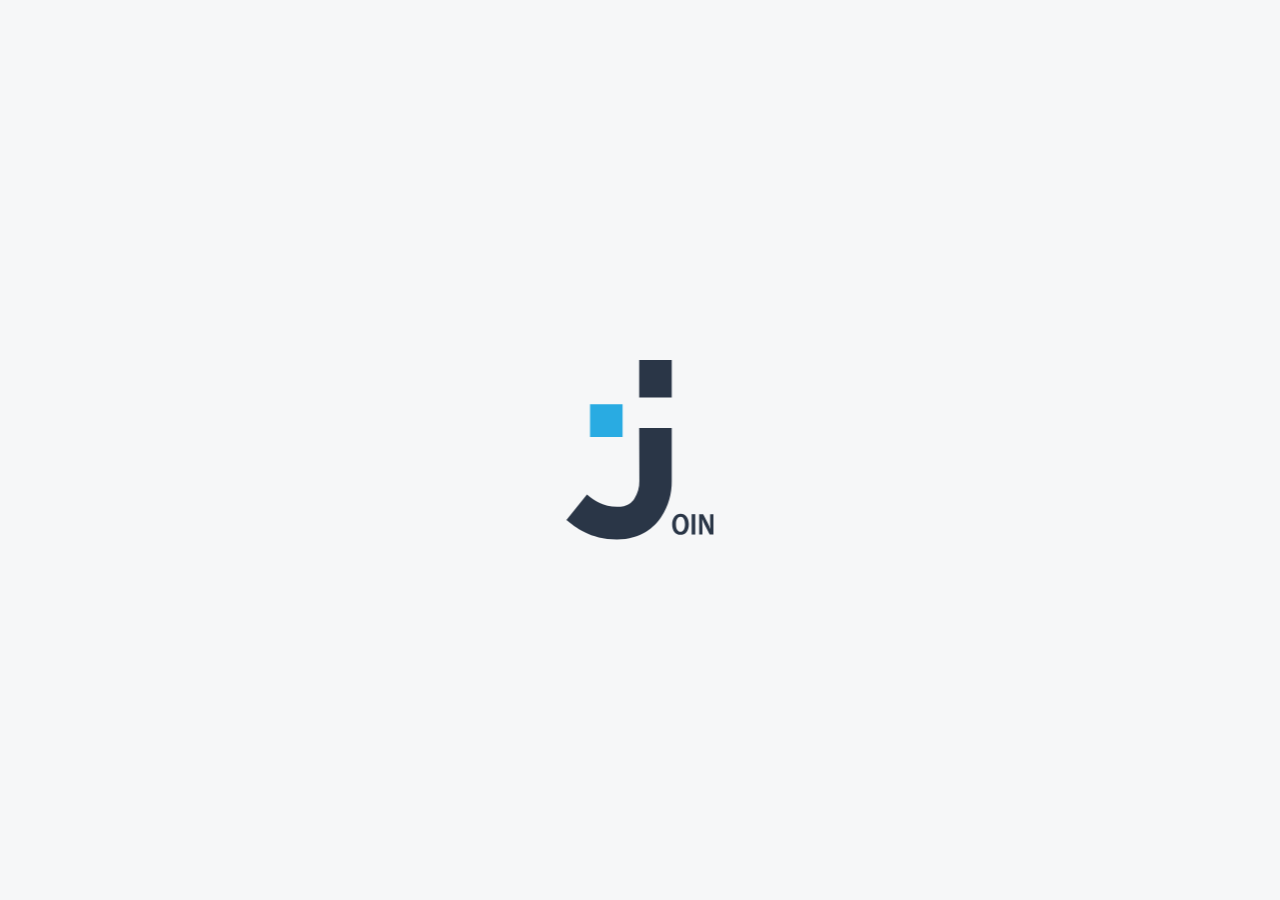
<file: html/contacts.html>
<!doctype html>
<html lang="en">

<head>
  <meta charset="UTF-8" />
  <meta name="viewport" content="width=device-width, initial-scale=1.0" />
  <title>Contacts | Join</title>
  <link rel="icon" href="../assets/icons/join-logo-white.svg" type="image/svg+xml" />

  <link rel="stylesheet" href="../styles/standard.css" />
  <link rel="stylesheet" href="../styles/fonts.css" />
  <link rel="stylesheet" href="../styles/assets.css" />
  <link rel="stylesheet" href="../styles/buttons.css" />
  <link rel="stylesheet" href="../styles/variables.css" />
  <link rel="stylesheet" href="../styles/templates.css" />
  <link rel="stylesheet" href="../styles/templates-responsive.css" />
  <link rel="stylesheet" href="../styles/contacts/contacts.css" />
  <link rel="stylesheet" href="../styles/contacts/contacts-dialog.css" />
  <link rel="stylesheet" href="../styles/contacts/contacts-responsive.css" />
  <link rel="stylesheet" href="../styles/contacts/contacts-dialog-responsive.css" />
  <script src="../scripts/header.js" defer></script>
</head>

<body id="body--contacts" onload="init()" class="disabled-ui">
  <section class="sidebar">
    <div class="sidebar-logo">
      <img src="../assets/icons/join-logo-white.svg" alt="Join Logo" />
    </div>

    <nav class="sidebar-nav">
      <ul class="nav-list">
        <li>
          <a href="summary.html" class="nav-link">
            <svg class="nav-icon" width="30" height="30" viewBox="0 0 30 30" fill="none"
              xmlns="http://www.w3.org/2000/svg">
              <path
                d="M25.2273 2.5H4.77273H4.5C3.39543 2.5 2.5 3.39573 2.5 4.5003C2.5 4.68009 2.5 4.80746 2.5 4.83997V25.2945V25.5C2.5 26.6046 3.39572 27.5 4.50029 27.5C4.64377 27.5 4.74401 27.5 4.77272 27.5H25.2273C25.256 27.5 25.3562 27.5 25.4997 27.5C26.6043 27.5 27.5 26.6041 27.5 25.4995C27.5 25.3927 27.5 25.3188 27.5 25.2945V4.83994C27.5 4.80744 27.5 4.68008 27.5 4.5003C27.5 3.39573 26.6043 2.5 25.4997 2.5C25.3562 2.5 25.256 2.5 25.2273 2.5ZM17.2727 25.2945H4.77273V16.2036H17.2727V25.2945ZM17.2727 13.9309H4.77273V4.83997L17.2727 4.83994V13.9309ZM25.2273 25.2945H19.5455V4.83997H25.2273V25.2945Z"
                fill="#cdcdcd" />
            </svg>
            <span>Summary</span>
          </a>
        </li>
        <li>
          <a href="add-task.html" class="nav-link">
            <svg class="nav-icon" width="30" height="30" viewBox="0 0 30 30" fill="none"
              xmlns="http://www.w3.org/2000/svg">
              <mask id="mask0_464124_3868" style="mask-type: alpha" maskUnits="userSpaceOnUse" x="0" y="0" width="30"
                height="30">
                <rect width="30" height="30" fill="#D9D9D9" />
              </mask>
              <g mask="url(#mask0_464124_3868)">
                <path
                  d="M4.62652 27.2024C3.95579 27.2024 3.38161 26.9635 2.90396 26.4859C2.42632 26.0083 2.1875 25.4341 2.1875 24.7633V7.69017C2.1875 7.01944 2.42632 6.44525 2.90396 5.96761C3.38161 5.48996 3.95579 5.25114 4.62652 5.25114H15.5107L13.0716 7.69017H4.62652V24.7633H21.6997V16.2877L24.1387 13.8487V24.7633C24.1387 25.4341 23.8999 26.0083 23.4223 26.4859C22.9446 26.9635 22.3704 27.2024 21.6997 27.2024H4.62652ZM18.2546 5.95236L19.9924 7.65968L11.9436 15.7085V17.4463H13.6509L21.7302 9.367L23.468 11.0743L15.3887 19.1536C15.1651 19.3772 14.906 19.555 14.6113 19.6871C14.3166 19.8192 14.0066 19.8853 13.6814 19.8853H10.7241C10.3786 19.8853 10.0889 19.7684 9.85518 19.5347C9.62144 19.3009 9.50457 19.0113 9.50457 18.6658V15.7085C9.50457 15.3833 9.56555 15.0733 9.6875 14.7786C9.80945 14.4839 9.98222 14.2247 10.2058 14.0011L18.2546 5.95236ZM23.468 11.0743L18.2546 5.95236L21.3034 2.90358C21.7912 2.41578 22.3755 2.17188 23.0564 2.17188C23.7373 2.17188 24.3115 2.41578 24.779 2.90358L26.4863 4.64139C26.9538 5.10887 27.1875 5.67797 27.1875 6.3487C27.1875 7.01944 26.9538 7.58854 26.4863 8.05602L23.468 11.0743Z"
                  fill="#CDCDCD" />
              </g>
            </svg>

            <span>Add Task</span>
          </a>
        </li>
        <li>
          <a href="board.html" class="nav-link">
            <svg class="nav-icon" width="30" height="30" viewBox="0 0 30 30" fill="none"
              xmlns="http://www.w3.org/2000/svg">
              <path
                d="M22.9544 4.77273L22.9545 25.2271C22.9538 25.8296 22.7142 26.4074 22.2881 26.8334C21.862 27.2595 21.2843 27.4992 20.6817 27.4998L16.1363 27.4998C15.5338 27.4992 14.956 27.2595 14.53 26.8334C14.1039 26.4074 13.8642 25.8296 13.8636 25.2271L13.8636 4.77273C13.8642 4.17015 14.1039 3.59243 14.53 3.16635C14.956 2.74026 15.5338 2.50062 16.1363 2.50002L20.6817 2.50002C21.2843 2.50062 21.862 2.74026 22.2881 3.16635C22.7142 3.59243 22.9538 4.17015 22.9544 4.77273ZM16.1363 25.2271L20.6817 25.2271L20.6817 4.77273L16.1363 4.77273L16.1363 25.2271ZM16.1363 4.77273L16.1363 25.2271C16.1357 25.8296 15.8961 26.4073 15.47 26.8334C15.0439 27.2595 14.4662 27.4991 13.8636 27.4997L9.31823 27.4997C8.71566 27.4991 8.13794 27.2595 7.71185 26.8334C7.28577 26.4073 7.04613 25.8296 7.04553 25.227L7.04553 4.7727C7.04613 4.17013 7.28577 3.59241 7.71185 3.16632C8.13793 2.74024 8.71566 2.5006 9.31823 2.5L13.8636 2.5C14.4662 2.5006 15.0439 2.74024 15.47 3.16632C15.8961 3.59241 16.1357 4.17015 16.1363 4.77273ZM9.31823 25.227L13.8636 25.2271L13.8636 4.77273L9.31823 4.7727L9.31823 25.227ZM9.31823 4.7727L9.31823 25.227C9.31763 25.8296 9.07799 26.4073 8.65191 26.8334C8.22582 27.2595 7.6481 27.4991 7.04553 27.4997L2.50012 27.4997C1.89755 27.4991 1.31983 27.2595 0.893741 26.8334C0.467657 26.4073 0.228019 25.8296 0.227417 25.227L0.227416 4.7727C0.228018 4.17013 0.467656 3.59241 0.89374 3.16632C1.31982 2.74024 1.89755 2.5006 2.50012 2.5L7.04553 2.5C7.6481 2.5006 8.22582 2.74024 8.6519 3.16632C9.07799 3.59241 9.31763 4.17013 9.31823 4.7727ZM2.50012 25.227L7.04553 25.227L7.04553 4.7727L2.50012 4.7727L2.50012 25.227Z"
                fill="#CDCDCD" />
              <path
                d="M29.7726 4.77298L29.7726 25.2273C29.772 25.8299 29.5323 26.4076 29.1062 26.8337C28.6802 27.2598 28.1024 27.4994 27.4999 27.5L22.9545 27.5C22.3519 27.4994 21.7742 27.2598 21.3481 26.8337C20.922 26.4076 20.6824 25.8296 20.6817 25.2271L20.6817 4.77273C20.6823 4.17015 20.922 3.59268 21.3481 3.1666C21.7742 2.74051 22.3519 2.50088 22.9544 2.50027L27.4999 2.50027C28.1024 2.50088 28.6801 2.74051 29.1062 3.1666C29.5323 3.59268 29.772 4.1704 29.7726 4.77298ZM22.9545 25.2271L27.4999 25.2273L27.4999 4.77298L22.9544 4.77273L22.9545 25.2271Z"
                fill="#CDCDCD" />
            </svg>

            <span>Board</span>
          </a>
        </li>
        <li>
          <a href="contacts.html" class="nav-link active">
            <svg class="nav-icon" width="30" height="30" viewBox="0 0 30 30" fill="none"
              xmlns="http://www.w3.org/2000/svg">
              <mask id="mask0_464124_3880" style="mask-type: alpha" maskUnits="userSpaceOnUse" x="0" y="0" width="30"
                height="30">
                <rect width="30" height="30" fill="#D9D9D9" />
              </mask>
              <g mask="url(#mask0_464124_3880)">
                <path
                  d="M15 22.5C13.8333 22.5 12.7188 22.6823 11.6563 23.0469C10.5938 23.4115 9.625 23.9583 8.75 24.6875V25H21.25V24.6875C20.375 23.9583 19.4062 23.4115 18.3438 23.0469C17.2812 22.6823 16.1667 22.5 15 22.5ZM6.25 23.5625C7.375 22.4583 8.68229 21.5885 10.1719 20.9531C11.6615 20.3177 13.2708 20 15 20C16.7292 20 18.3385 20.3177 19.8281 20.9531C21.3177 21.5885 22.625 22.4583 23.75 23.5625V7.5H6.25V23.5625ZM15 17.5C13.7917 17.5 12.7604 17.0729 11.9062 16.2188C11.0521 15.3646 10.625 14.3333 10.625 13.125C10.625 11.9167 11.0521 10.8854 11.9062 10.0312C12.7604 9.17708 13.7917 8.75 15 8.75C16.2083 8.75 17.2396 9.17708 18.0938 10.0312C18.9479 10.8854 19.375 11.9167 19.375 13.125C19.375 14.3333 18.9479 15.3646 18.0938 16.2188C17.2396 17.0729 16.2083 17.5 15 17.5ZM15 15C15.5208 15 15.9635 14.8177 16.3281 14.4531C16.6927 14.0885 16.875 13.6458 16.875 13.125C16.875 12.6042 16.6927 12.1615 16.3281 11.7969C15.9635 11.4323 15.5208 11.25 15 11.25C14.4792 11.25 14.0365 11.4323 13.6719 11.7969C13.3073 12.1615 13.125 12.6042 13.125 13.125C13.125 13.6458 13.3073 14.0885 13.6719 14.4531C14.0365 14.8177 14.4792 15 15 15ZM6.25 27.5C5.5625 27.5 4.97396 27.2552 4.48438 26.7656C3.99479 26.276 3.75 25.6875 3.75 25V7.5C3.75 6.8125 3.99479 6.22396 4.48438 5.73438C4.97396 5.24479 5.5625 5 6.25 5H7.5V2.5H10V5H20V2.5H22.5V5H23.75C24.4375 5 25.026 5.24479 25.5156 5.73438C26.0052 6.22396 26.25 6.8125 26.25 7.5V25C26.25 25.6875 26.0052 26.276 25.5156 26.7656C25.026 27.2552 24.4375 27.5 23.75 27.5H6.25Z"
                  fill="#CDCDCD" />
              </g>
            </svg>

            <span>Contacts</span>
          </a>
        </li>
      </ul>
    </nav>

    <div class="sidebar-footer">
      <a href="privacy-policy.html" class="footer-link">Privacy Policy</a>
      <a href="legal-notice.html" class="footer-link">Legal notice</a>
    </div>
  </section>

  <header class="header">
    <a href="summary.html" class="header-logo-mobile">
      <img src="../assets/icons/join-logo-blue.svg" alt="Join Logo" />
    </a>

    <h2 class="header-title">Kanban Project Management Tool</h2>

    <div class="header-actions">
      <a href="help.html" class="nav-link header-help-link">
        <img class="nav-icon" src="../assets/icons/help-logo.svg" alt="help icon" />
      </a>

      <div class="header-user-area">
        <div class="header-avatar" id="header-avatar" onclick="toggleDropdown()"></div>

        <div id="dropdown" class="dropdown-content d-none">
          <a href="help.html" class="dropdown-help-link">Help</a>
          <a href="legal-notice.html">Legal Notice</a>
          <a href="privacy-policy.html">Privacy Policy</a>
          <a onclick="logout()">Log out</a>
        </div>
      </div>
    </div>
  </header>

  <main class="main-content contact-main">
    <section class="contact-list-container">
      <button class="add-contact-btn" onclick="prepareAddContactDialog()">
        Add new contact
        <img src="../assets/icons/add-new-contact-icon.svg" alt="Add Contact Icon" />
      </button>

      <div id="contact-list" class="contact-list"></div>
    </section>

    <section id="contact-detail-view" class="contact-detail-view">
      <button class="back-to-list-btn" onclick="closeContactDetails()" aria-label="Back to contact list">
        <img src="../assets/icons/blue-arrow-left.svg" alt="Back to list" />
      </button>

      <div class="detail-header-section">
        <h2>Contacts</h2>
        <div class="blue-divider"></div>
        <span>Better with a team</span>
      </div>

      <div id="contact-detail-content" class="contact-detail-content"></div>
    </section>
  </main>

  <dialog id="add-contact-dialog" class="add-contact-dialog" onclick="closeContactDialogOutside(event)">
    <div class="dialog-left">
      <button type="button" class="dialog-close-btn-mobile" onclick="closeContactDialog()" aria-label="Cancel">
        <img src="../assets/icons/close-icon.svg" alt="Close" />
      </button>

      <img src="../assets/icons/join-logo-white.svg" alt="Join Logo" class="dialog-logo" />

      <div class="dialog-left-content">
        <h2>Contacts</h2>
        <span id="dialog-subtitle">Tasks are better with a team!</span>
        <div class="blue-horizontal-divider"></div>
      </div>
    </div>

    <div class="dialog-right">
      <button type="button" class="dialog-close-btn" onclick="closeContactDialog()" aria-label="Close dialog">
        <img src="../assets/icons/close-icon.svg" alt="Close" />
      </button>

      <div class="dialog-body">
        <div class="dialog-avatar-container">
          <div class="default-avatar">
            <img src="../assets/icons/person-white.svg" alt="Avatar" />
          </div>
        </div>

        <form class="contact-form" novalidate onsubmit="
              createNewContact();
              return false;
            ">
          <div class="input-container">
            <div class="input-wrapper required" data-message="Please enter a name">
              <input aria-label="name" type="text" id="contact-name--validator"
                oninput="checkContactInputValidityOnInput('name')" onblur="checkContactInputValidityOnBlur('name')"
                placeholder="Name" pattern=".*\S.*" required class="contact-input icon-name" />
            </div>

            <div id="input-wrapper--contact-mail" class="input-wrapper required"
              data-message="Please enter a valid email">
              <input aria-label="email" type="email" id="contact-email--validator"
                oninput="checkContactInputValidityOnInput('email')" onblur="checkContactInputValidityOnBlur('email')"
                placeholder="Email" pattern="[^@\s]+@[^@\s]+\.[a-zA-Z]{2,}" required class="contact-input icon-mail" />
            </div>

            <div class="input-wrapper required" data-message="Please enter a valid phone number">
              <input aria-label="phone number" type="tel" id="contact-phone--validator"
                oninput="checkContactInputValidityOnInput('phone')" onblur="checkContactInputValidityOnBlur('phone')"
                placeholder="Phone" pattern="^[0-9+\s\-\/]+$" required class="contact-input icon-phone" />
            </div>
          </div>
          <div class="dialog-buttons">
            <button type="button" class="btn-cancel" id="btn-cancel" onclick="closeContactDialog()">
              <img src="../assets/icons/close-icon.svg" alt="X" />
            </button>
            <button type="submit" id="btn-submit-contact" class="btn-create"></button>
          </div>
        </form>
      </div>
    </div>
  </dialog>

  <div id="success-banner" class="success-banner">
    <img src="../assets/icons/contact-created-banner.svg" alt="Contact successfully created" />
  </div>

  <button class="add-contact-mobile-btn" onclick="prepareAddContactDialog()">
    <img src="../assets/icons/add-new-contact-icon.svg" alt="Add" />
  </button>

  <div id="landscape-warning">
    Please rotate your device to portrait mode to use the board optimally! 📱
  </div>

  <script src="../script.js"></script>
  <script src="../scripts/contacts/contacts-templates.js"></script>
  <script src="../scripts/contacts/contacts-validation.js"></script>
  <script src="../scripts/contacts/contacts-utils.js"></script>
  <script src="../scripts/contacts/contacts-ui.js"></script>
  <script src="../scripts/contacts/contacts.js"></script>
</body>

</html>
</file>
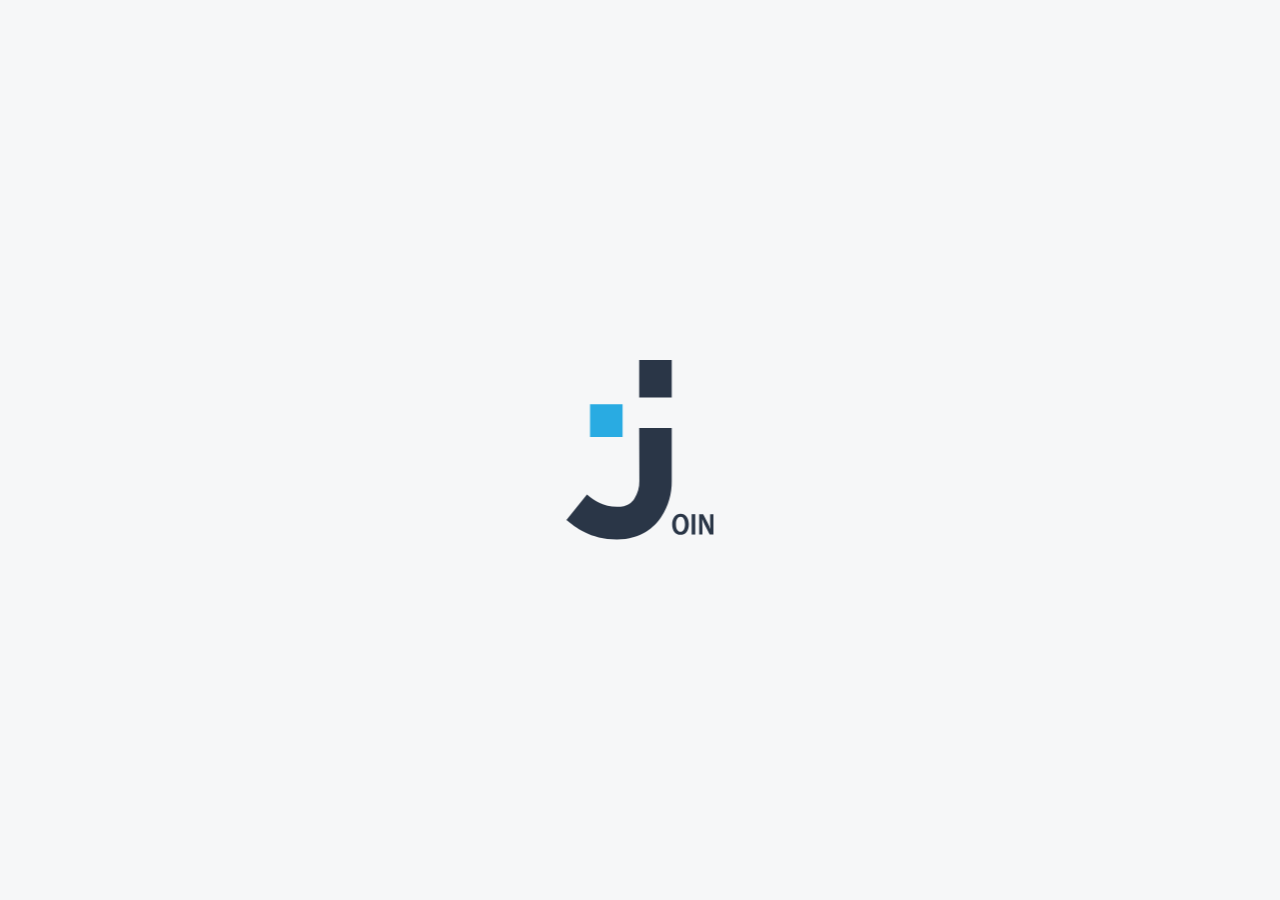
<file: html/help.html>
<!doctype html>
<html lang="en">

<head>
  <meta charset="UTF-8" />
  <meta name="viewport" content="width=device-width, initial-scale=1.0" />
  <title>Help | Join</title>
  <link rel="icon" href="../assets/icons/join-logo-white.svg" type="image/svg+xml" />
  <link rel="stylesheet" href="../styles/standard.css" />
  <link rel="stylesheet" href="../styles/fonts.css" />
  <link rel="stylesheet" href="../styles/assets.css" />
  <link rel="stylesheet" href="../styles/buttons.css" />
  <link rel="stylesheet" href="../styles/templates.css" />
  <link rel="stylesheet" href="../styles/templates-responsive.css" />
  <link rel="stylesheet" href="../styles/help.css" />
  <link rel="stylesheet" href="../styles/variables.css" />
  <script src="../scripts/header.js" defer></script>
  <script src="../script.js" defer></script>
</head>

<body onload="initHelpPrivacyPolicyLegalNotice()">
  <!-- SIDEBAR -->
  <section class="sidebar">
    <div class="sidebar-logo">
      <img src="../assets/icons/join-logo-white.svg" alt="Join Logo" />
    </div>

    <nav class="sidebar-nav">
      <ul class="nav-list">
        <li>
          <a href="summary.html" class="nav-link">
            <svg class="nav-icon" width="30" height="30" viewBox="0 0 30 30" fill="none"
              xmlns="http://www.w3.org/2000/svg">
              <path
                d="M25.2273 2.5H4.77273H4.5C3.39543 2.5 2.5 3.39573 2.5 4.5003C2.5 4.68009 2.5 4.80746 2.5 4.83997V25.2945V25.5C2.5 26.6046 3.39572 27.5 4.50029 27.5C4.64377 27.5 4.74401 27.5 4.77272 27.5H25.2273C25.256 27.5 25.3562 27.5 25.4997 27.5C26.6043 27.5 27.5 26.6041 27.5 25.4995C27.5 25.3927 27.5 25.3188 27.5 25.2945V4.83994C27.5 4.80744 27.5 4.68008 27.5 4.5003C27.5 3.39573 26.6043 2.5 25.4997 2.5C25.3562 2.5 25.256 2.5 25.2273 2.5ZM17.2727 25.2945H4.77273V16.2036H17.2727V25.2945ZM17.2727 13.9309H4.77273V4.83997L17.2727 4.83994V13.9309ZM25.2273 25.2945H19.5455V4.83997H25.2273V25.2945Z"
                fill="#cdcdcd" />
            </svg>
            <span>Summary</span>
          </a>
        </li>
        <li>
          <a href="add-task.html" class="nav-link">
            <svg class="nav-icon" width="30" height="30" viewBox="0 0 30 30" fill="none"
              xmlns="http://www.w3.org/2000/svg">
              <mask id="mask0_464124_3868" style="mask-type: alpha" maskUnits="userSpaceOnUse" x="0" y="0" width="30"
                height="30">
                <rect width="30" height="30" fill="#D9D9D9" />
              </mask>
              <g mask="url(#mask0_464124_3868)">
                <path
                  d="M4.62652 27.2024C3.95579 27.2024 3.38161 26.9635 2.90396 26.4859C2.42632 26.0083 2.1875 25.4341 2.1875 24.7633V7.69017C2.1875 7.01944 2.42632 6.44525 2.90396 5.96761C3.38161 5.48996 3.95579 5.25114 4.62652 5.25114H15.5107L13.0716 7.69017H4.62652V24.7633H21.6997V16.2877L24.1387 13.8487V24.7633C24.1387 25.4341 23.8999 26.0083 23.4223 26.4859C22.9446 26.9635 22.3704 27.2024 21.6997 27.2024H4.62652ZM18.2546 5.95236L19.9924 7.65968L11.9436 15.7085V17.4463H13.6509L21.7302 9.367L23.468 11.0743L15.3887 19.1536C15.1651 19.3772 14.906 19.555 14.6113 19.6871C14.3166 19.8192 14.0066 19.8853 13.6814 19.8853H10.7241C10.3786 19.8853 10.0889 19.7684 9.85518 19.5347C9.62144 19.3009 9.50457 19.0113 9.50457 18.6658V15.7085C9.50457 15.3833 9.56555 15.0733 9.6875 14.7786C9.80945 14.4839 9.98222 14.2247 10.2058 14.0011L18.2546 5.95236ZM23.468 11.0743L18.2546 5.95236L21.3034 2.90358C21.7912 2.41578 22.3755 2.17188 23.0564 2.17188C23.7373 2.17188 24.3115 2.41578 24.779 2.90358L26.4863 4.64139C26.9538 5.10887 27.1875 5.67797 27.1875 6.3487C27.1875 7.01944 26.9538 7.58854 26.4863 8.05602L23.468 11.0743Z"
                  fill="#CDCDCD" />
              </g>
            </svg>

            <span>Add Task</span>
          </a>
        </li>
        <li>
          <a href="board.html" class="nav-link">
            <svg class="nav-icon" width="30" height="30" viewBox="0 0 30 30" fill="none"
              xmlns="http://www.w3.org/2000/svg">
              <path
                d="M22.9544 4.77273L22.9545 25.2271C22.9538 25.8296 22.7142 26.4074 22.2881 26.8334C21.862 27.2595 21.2843 27.4992 20.6817 27.4998L16.1363 27.4998C15.5338 27.4992 14.956 27.2595 14.53 26.8334C14.1039 26.4074 13.8642 25.8296 13.8636 25.2271L13.8636 4.77273C13.8642 4.17015 14.1039 3.59243 14.53 3.16635C14.956 2.74026 15.5338 2.50062 16.1363 2.50002L20.6817 2.50002C21.2843 2.50062 21.862 2.74026 22.2881 3.16635C22.7142 3.59243 22.9538 4.17015 22.9544 4.77273ZM16.1363 25.2271L20.6817 25.2271L20.6817 4.77273L16.1363 4.77273L16.1363 25.2271ZM16.1363 4.77273L16.1363 25.2271C16.1357 25.8296 15.8961 26.4073 15.47 26.8334C15.0439 27.2595 14.4662 27.4991 13.8636 27.4997L9.31823 27.4997C8.71566 27.4991 8.13794 27.2595 7.71185 26.8334C7.28577 26.4073 7.04613 25.8296 7.04553 25.227L7.04553 4.7727C7.04613 4.17013 7.28577 3.59241 7.71185 3.16632C8.13793 2.74024 8.71566 2.5006 9.31823 2.5L13.8636 2.5C14.4662 2.5006 15.0439 2.74024 15.47 3.16632C15.8961 3.59241 16.1357 4.17015 16.1363 4.77273ZM9.31823 25.227L13.8636 25.2271L13.8636 4.77273L9.31823 4.7727L9.31823 25.227ZM9.31823 4.7727L9.31823 25.227C9.31763 25.8296 9.07799 26.4073 8.65191 26.8334C8.22582 27.2595 7.6481 27.4991 7.04553 27.4997L2.50012 27.4997C1.89755 27.4991 1.31983 27.2595 0.893741 26.8334C0.467657 26.4073 0.228019 25.8296 0.227417 25.227L0.227416 4.7727C0.228018 4.17013 0.467656 3.59241 0.89374 3.16632C1.31982 2.74024 1.89755 2.5006 2.50012 2.5L7.04553 2.5C7.6481 2.5006 8.22582 2.74024 8.6519 3.16632C9.07799 3.59241 9.31763 4.17013 9.31823 4.7727ZM2.50012 25.227L7.04553 25.227L7.04553 4.7727L2.50012 4.7727L2.50012 25.227Z"
                fill="#CDCDCD" />
              <path
                d="M29.7726 4.77298L29.7726 25.2273C29.772 25.8299 29.5323 26.4076 29.1062 26.8337C28.6802 27.2598 28.1024 27.4994 27.4999 27.5L22.9545 27.5C22.3519 27.4994 21.7742 27.2598 21.3481 26.8337C20.922 26.4076 20.6824 25.8296 20.6817 25.2271L20.6817 4.77273C20.6823 4.17015 20.922 3.59268 21.3481 3.1666C21.7742 2.74051 22.3519 2.50088 22.9544 2.50027L27.4999 2.50027C28.1024 2.50088 28.6801 2.74051 29.1062 3.1666C29.5323 3.59268 29.772 4.1704 29.7726 4.77298ZM22.9545 25.2271L27.4999 25.2273L27.4999 4.77298L22.9544 4.77273L22.9545 25.2271Z"
                fill="#CDCDCD" />
            </svg>

            <span>Board</span>
          </a>
        </li>
        <li>
          <a href="contacts.html" class="nav-link">
            <svg class="nav-icon" width="30" height="30" viewBox="0 0 30 30" fill="none"
              xmlns="http://www.w3.org/2000/svg">
              <mask id="mask0_464124_3880" style="mask-type: alpha" maskUnits="userSpaceOnUse" x="0" y="0" width="30"
                height="30">
                <rect width="30" height="30" fill="#D9D9D9" />
              </mask>
              <g mask="url(#mask0_464124_3880)">
                <path
                  d="M15 22.5C13.8333 22.5 12.7188 22.6823 11.6563 23.0469C10.5938 23.4115 9.625 23.9583 8.75 24.6875V25H21.25V24.6875C20.375 23.9583 19.4062 23.4115 18.3438 23.0469C17.2812 22.6823 16.1667 22.5 15 22.5ZM6.25 23.5625C7.375 22.4583 8.68229 21.5885 10.1719 20.9531C11.6615 20.3177 13.2708 20 15 20C16.7292 20 18.3385 20.3177 19.8281 20.9531C21.3177 21.5885 22.625 22.4583 23.75 23.5625V7.5H6.25V23.5625ZM15 17.5C13.7917 17.5 12.7604 17.0729 11.9062 16.2188C11.0521 15.3646 10.625 14.3333 10.625 13.125C10.625 11.9167 11.0521 10.8854 11.9062 10.0312C12.7604 9.17708 13.7917 8.75 15 8.75C16.2083 8.75 17.2396 9.17708 18.0938 10.0312C18.9479 10.8854 19.375 11.9167 19.375 13.125C19.375 14.3333 18.9479 15.3646 18.0938 16.2188C17.2396 17.0729 16.2083 17.5 15 17.5ZM15 15C15.5208 15 15.9635 14.8177 16.3281 14.4531C16.6927 14.0885 16.875 13.6458 16.875 13.125C16.875 12.6042 16.6927 12.1615 16.3281 11.7969C15.9635 11.4323 15.5208 11.25 15 11.25C14.4792 11.25 14.0365 11.4323 13.6719 11.7969C13.3073 12.1615 13.125 12.6042 13.125 13.125C13.125 13.6458 13.3073 14.0885 13.6719 14.4531C14.0365 14.8177 14.4792 15 15 15ZM6.25 27.5C5.5625 27.5 4.97396 27.2552 4.48438 26.7656C3.99479 26.276 3.75 25.6875 3.75 25V7.5C3.75 6.8125 3.99479 6.22396 4.48438 5.73438C4.97396 5.24479 5.5625 5 6.25 5H7.5V2.5H10V5H20V2.5H22.5V5H23.75C24.4375 5 25.026 5.24479 25.5156 5.73438C26.0052 6.22396 26.25 6.8125 26.25 7.5V25C26.25 25.6875 26.0052 26.276 25.5156 26.7656C25.026 27.2552 24.4375 27.5 23.75 27.5H6.25Z"
                  fill="#CDCDCD" />
              </g>
            </svg>

            <span>Contacts</span>
          </a>
        </li>
      </ul>
    </nav>

    <div class="sidebar-footer">
      <a href="privacy-policy.html" class="footer-link">Privacy Policy</a>
      <a href="legal-notice.html" class="footer-link">Legal notice</a>
    </div>
  </section>

  <header class="header">
    <a href="summary.html" class="header-logo-mobile">
      <img src="../assets/icons/join-logo-blue.svg" alt="Join Logo" />
    </a>

    <h1 class="header-title">Kanban Project Management Tool</h1>

    <div class="header-actions">
      <a href="help.html" class="nav-link header-help-link">
        <img class="nav-icon" src="../assets/icons/help-logo.svg" alt="help icon" />
      </a>

      <div class="header-user-area">
        <div class="header-avatar" id="header-avatar" onclick="toggleDropdown()"></div>

        <div id="dropdown" class="dropdown-content d-none">
          <a href="help.html" class="dropdown-help-link">Help</a>
          <a href="legal-notice.html">Legal Notice</a>
          <a href="privacy-policy.html">Privacy Policy</a>
          <a onclick="logout()">Log out</a>
        </div>
      </div>
    </div>
  </header>

  <!-- MAIN CONTENT -->
  <main class="main-content">
    <article class="help-page">
      <div class="help-title-row">
        <h1>Help</h1>
        <a href="summary.html" class="back-arrow" aria-label="Go back">
          <img src="../assets/icons/blue-arrow-left.svg" alt="arrow icon" />
        </a>
      </div>

      <p class="help-intro">
        Welcome to the help page for <span class="brand">Join</span>, your
        guide to using our kanban project management tool. Here, we'll provide
        an overview of what <span class="brand">Join</span> is, how it can
        benefit you, and how to use it.
      </p>

      <h2>What is Join?</h2>

      <p>
        <span class="brand">Join</span> is a kanban-based project management
        tool designed and built by a group of dedicated students as part of
        their web development bootcamp at the Developer Akademie.
      </p>

      <p>
        Kanban, a Japanese term meaning "billboard", is a highly effective
        method to visualize work, limit work-in-progress, and maximize
        efficiency (or flow). <span class="brand">Join</span> leverages the
        principles of kanban to help users manage their tasks and projects in
        an intuitive, visual interface.
      </p>

      <p>
        It is important to note that <span class="brand">Join</span> is
        designed as an educational exercise and is not intended for extensive
        business usage. While we strive to ensure the best possible user
        experience, we cannot guarantee consistent availability, reliability,
        accuracy, or other aspects of quality regarding
        <span class="brand">Join</span>.
      </p>

      <h2>How to use it</h2>

      <p>
        Here is a step-by-step guide on how to use
        <span class="brand">Join</span>:
      </p>

      <ol class="help-steps">
        <li>
          <div class="li-content">
            <h3>Exploring the Board</h3>
            <p>
              When you log in to <span class="brand">Join</span>, you'll find
              a default board. This board represents your project and contains
              four default lists: "To Do", "In Progress", "Await feedback" and
              "Done".
            </p>
          </div>
        </li>
        <li>
          <div class="li-content">
            <h3>Creating Contacts</h3>
            <p>
              In <span class="brand">Join</span>, you can add contacts to
              collaborate on your projects. Go to the "Contacts" section,
              click on "New contact", and fill in the required information.
              Once added, these contacts can be assigned tasks and they can
              interact with the tasks on the board.
            </p>
          </div>
        </li>
        <li>
          <div class="li-content">
            <h3>Adding Cards</h3>
            <p>
              Now that you've added your contacts, you can start adding cards.
              Cards represent individual tasks. Click the "+" button under the
              appropriate list to create a new card. Fill in the task details
              in the card, like task name, description, due date, assignees,
              etc.
            </p>
          </div>
        </li>
        <li>
          <div class="li-content">
            <h3>Moving Cards</h3>
            <p>
              As tasks progress, you can move cards from one list to another
              by dragging and dropping. This allows you to keep your board up
              to date with the current status of each task.
            </p>
          </div>
        </li>
        <li>
          <div class="li-content">
            <h3>Deleting Cards</h3>
            <p>
              Once a task is completed, you can either move it to the "Done"
              list or delete it. Deleting a card will permanently remove it
              from the board. Please exercise caution when deleting cards, as
              this action is irreversible.
            </p>
          </div>
        </li>
      </ol>

      <p>
        Remember that using <span class="brand">Join</span> effectively
        requires consistent updates from you and your team to ensure the board
        reflects the current state of your project.
      </p>

      <p>
        Have more questions about <span class="brand">Join</span>? Feel free
        to contact us at
        <a class="brand" href="mailto:orlando.maxim@web.de">orlando.maxim@web.de</a>. We're here to help you!
      </p>

      <h2 class="help-finale">Enjoy using Join!</h2>
    </article>
  </main>

  <div id="landscape-warning">
    Please rotate your device to portrait mode to use the board optimally! 📱
  </div>
</body>

</html>
</file>
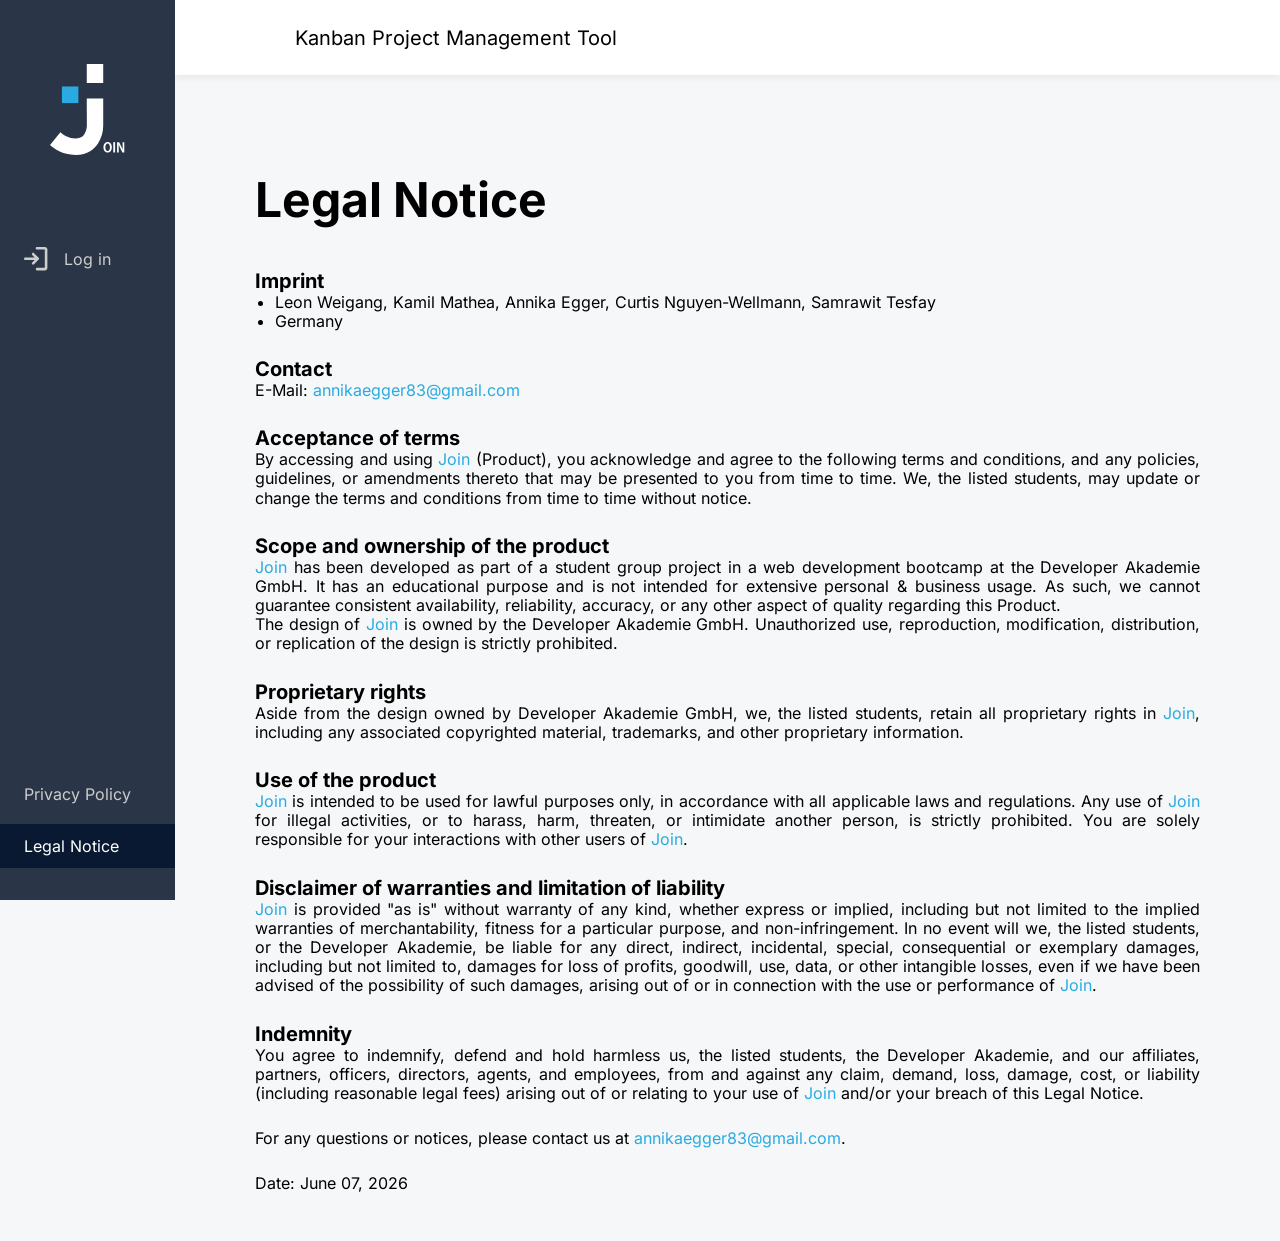
<file: html/legal-notice-external.html>
<!doctype html>
<html lang="en">

<head>
  <meta charset="UTF-8" />
  <meta name="viewport" content="width=device-width, initial-scale=1.0" />
  <title>Legal Notice | Join</title>
  <link rel="icon" href="../assets/icons/join-logo-white.svg" type="image/svg+xml" />

  <link rel="stylesheet" href="../styles/variables.css" />
  <link rel="stylesheet" href="../styles/standard.css" />
  <link rel="stylesheet" href="../styles/fonts.css" />
  <link rel="stylesheet" href="../styles/assets.css" />
  <link rel="stylesheet" href="../styles/buttons.css" />
  <link rel="stylesheet" href="../styles/templates.css" />
  <link rel="stylesheet" href="../styles/templates-responsive.css" />
  <link rel="stylesheet" href="../styles/legal-notice.css" />
</head>

<body>
  <section class="sidebar">
    <div class="sidebar-logo">
      <img src="../assets/icons/join-logo-white.svg" alt="Join Logo" />
    </div>

    <nav class="sidebar-nav">
      <ul class="nav-list">
        <li class="nav-login-item">
          <a href="../index.html" class="nav-link">
            <svg class="nav-icon" viewBox="0 0 20 20" fill="currentColor" xmlns="http://www.w3.org/2000/svg">
              <path
                d="M10.8333 19.5C10.5264 19.5 10.2691 19.3962 10.0615 19.1885C9.85382 18.9809 9.75 18.7236 9.75 18.4167C9.75 18.1097 9.85382 17.8524 10.0615 17.6448C10.2691 17.4372 10.5264 17.3333 10.8333 17.3333H17.3333V2.16667H10.8333C10.5264 2.16667 10.2691 2.06285 10.0615 1.85521C9.85382 1.64757 9.75 1.39028 9.75 1.08333C9.75 0.776389 9.85382 0.519097 10.0615 0.311458C10.2691 0.103819 10.5264 0 10.8333 0H17.3333C17.9292 0 18.4392 0.212153 18.8635 0.636458C19.2878 1.06076 19.5 1.57083 19.5 2.16667V17.3333C19.5 17.9292 19.2878 18.4392 18.8635 18.8635C18.4392 19.2878 17.9292 19.5 17.3333 19.5H10.8333ZM8.85625 10.8333H1.08333C0.776389 10.8333 0.519097 10.7295 0.311458 10.5219C0.103819 10.3142 0 10.0569 0 9.75C0 9.44306 0.103819 9.18576 0.311458 8.97813C0.519097 8.77049 0.776389 8.66667 1.08333 8.66667H8.85625L6.825 6.63542C6.62639 6.43681 6.52708 6.19306 6.52708 5.90417C6.52708 5.61528 6.62639 5.3625 6.825 5.14583C7.02361 4.92917 7.27639 4.81632 7.58333 4.80729C7.89028 4.79826 8.15208 4.90208 8.36875 5.11875L12.2417 8.99167C12.4583 9.20833 12.5667 9.46111 12.5667 9.75C12.5667 10.0389 12.4583 10.2917 12.2417 10.5083L8.36875 14.3813C8.15208 14.5979 7.89479 14.7017 7.59688 14.6927C7.29896 14.6837 7.04167 14.5708 6.825 14.3542C6.62639 14.1375 6.5316 13.8802 6.54063 13.5823C6.54965 13.2844 6.65347 13.0361 6.85208 12.8375L8.85625 10.8333Z" />
            </svg>
            <span>Log in</span>
          </a>
        </li>
        <li class="nav-bottom-start li-nav-link--privacy-policy-resp">
          <a href="privacy-policy-external.html" class="nav-link">
            <span>Privacy Policy</span>
          </a>
        </li>
        <li class="li-nav-link--privacy-policy-resp">
          <a href="legal-notice-external.html" class="nav-link active">
            <span>Legal Notice</span>
          </a>
        </li>
      </ul>
    </nav>
  </section>

  <header class="header">
    <a href="../index.html" class="header-logo-mobile">
      <img src="../assets/icons/join-logo-blue.svg" alt="Join Logo" />
    </a>
    <h1 class="header-title">Kanban Project Management Tool</h1>
  </header>

  <main class="main-content">
    <div class="help-title-row">
      <h1>Legal Notice</h1>
      <a href="../index.html" class="back-arrow" aria-label="Go back">
        <img src="../assets/icons/blue-arrow-left.svg" alt="arrow icon" />
      </a>
    </div>
    <h2>Imprint</h2>
    <ul class="imprint-ul">
      <li>
        Leon Weigang, Kamil Mathea, Annika Egger, Curtis Nguyen-Wellmann,
        Samrawit Tesfay
      </li>
      <li>Germany</li>
    </ul>

    <h2>Contact</h2>
    <p>
      E-Mail:
      <a class="brand" href="mailto: annikaegger83@gmail.com">annikaegger83@gmail.com</a>
    </p>

    <h2>Acceptance of terms</h2>
    <p>
      By accessing and using <span class="brand">Join</span> (Product), you
      acknowledge and agree to the following terms and conditions, and any
      policies, guidelines, or amendments thereto that may be presented to you
      from time to time. We, the listed students, may update or change the
      terms and conditions from time to time without notice.
    </p>

    <h2>Scope and ownership of the product</h2>
    <p>
      <span class="brand">Join</span> has been developed as part of a student
      group project in a web development bootcamp at the Developer Akademie
      GmbH. It has an educational purpose and is not intended for extensive
      personal & business usage. As such, we cannot guarantee consistent
      availability, reliability, accuracy, or any other aspect of quality
      regarding this Product. <br />

      The design of <span class="brand">Join</span> is owned by the Developer
      Akademie GmbH. Unauthorized use, reproduction, modification,
      distribution, or replication of the design is strictly prohibited.
    </p>

    <h2>Proprietary rights</h2>
    <p>
      Aside from the design owned by Developer Akademie GmbH, we, the listed
      students, retain all proprietary rights in
      <span class="brand">Join</span>, including any associated copyrighted
      material, trademarks, and other proprietary information.
    </p>

    <h2>Use of the product</h2>
    <p>
      <span class="brand">Join</span> is intended to be used for lawful
      purposes only, in accordance with all applicable laws and regulations.
      Any use of <span class="brand">Join</span> for illegal activities, or to
      harass, harm, threaten, or intimidate another person, is strictly
      prohibited. You are solely responsible for your interactions with other
      users of <span class="brand">Join</span>.
    </p>

    <h2>Disclaimer of warranties and limitation of liability</h2>
    <p>
      <span class="brand">Join</span> is provided "as is" without warranty of
      any kind, whether express or implied, including but not limited to the
      implied warranties of merchantability, fitness for a particular purpose,
      and non-infringement. In no event will we, the listed students, or the
      Developer Akademie, be liable for any direct, indirect, incidental,
      special, consequential or exemplary damages, including but not limited
      to, damages for loss of profits, goodwill, use, data, or other
      intangible losses, even if we have been advised of the possibility of
      such damages, arising out of or in connection with the use or
      performance of <span class="brand">Join</span>.
    </p>

    <h2>Indemnity</h2>
    <p>
      You agree to indemnify, defend and hold harmless us, the listed
      students, the Developer Akademie, and our affiliates, partners,
      officers, directors, agents, and employees, from and against any claim,
      demand, loss, damage, cost, or liability (including reasonable legal
      fees) arising out of or relating to your use of
      <span class="brand">Join</span> and/or your breach of this Legal Notice.
    </p>

    <p class="p-bottom">
      For any questions or notices, please contact us at
      <a class="brand" href="mailto: annikaegger83@gmail.com">annikaegger83@gmail.com</a>.
    </p>
    <p class="p-bottom">Date: June 07, 2026</p>
  </main>

  <div id="landscape-warning">
    Please rotate your device to portrait mode to use the board optimally! 📱
  </div>
</body>

</html>
</file>
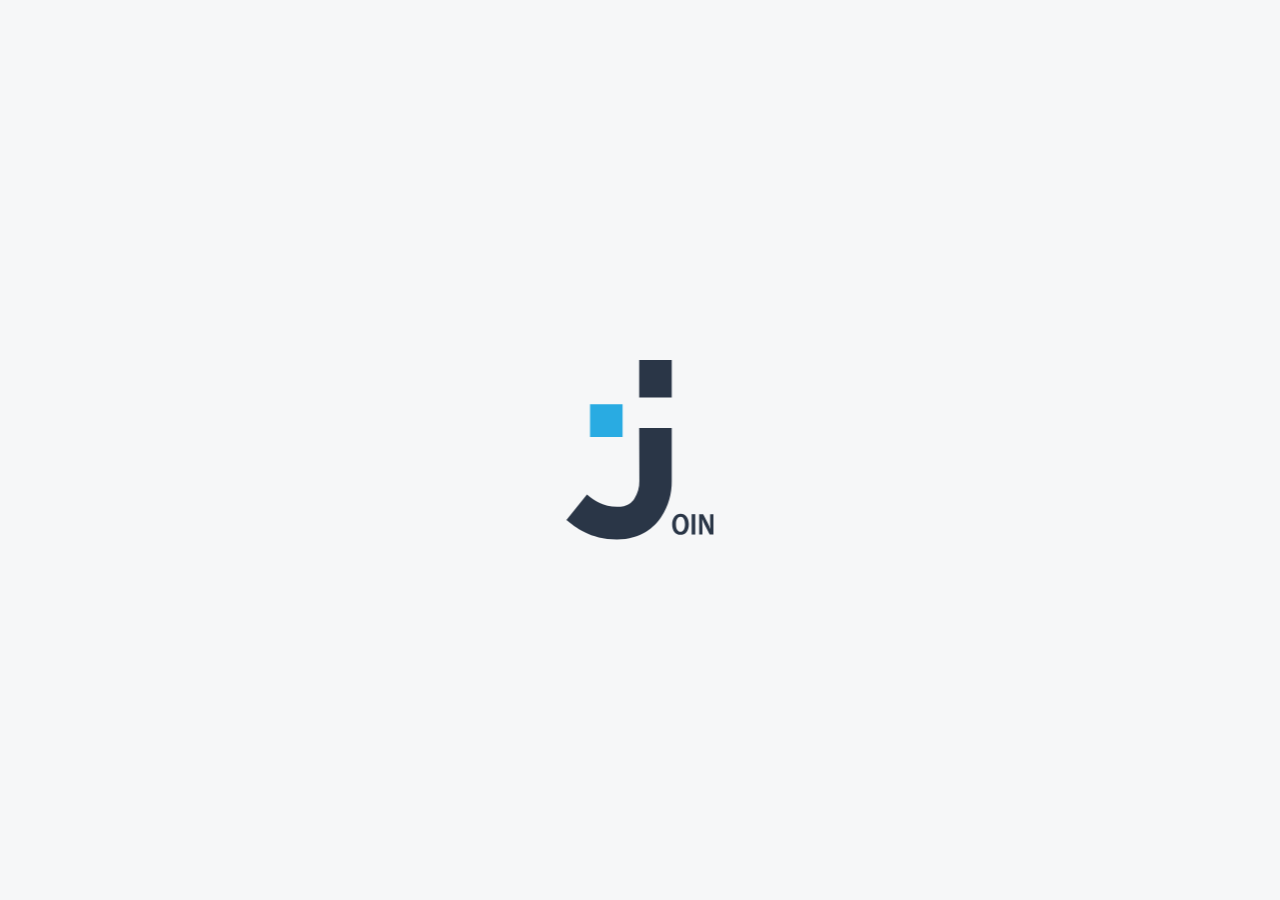
<file: html/legal-notice.html>
<!doctype html>
<html lang="en">

<head>
  <meta charset="UTF-8" />
  <meta name="viewport" content="width=device-width, initial-scale=1.0" />
  <title>Legal Notice | Join</title>
  <link rel="icon" href="../assets/icons/join-logo-white.svg" type="image/svg+xml" />

  <link rel="stylesheet" href="../styles/standard.css" />
  <link rel="stylesheet" href="../styles/fonts.css" />
  <link rel="stylesheet" href="../styles/assets.css" />
  <link rel="stylesheet" href="../styles/buttons.css" />
  <link rel="stylesheet" href="../styles/variables.css" />
  <link rel="stylesheet" href="../styles/templates.css" />
  <link rel="stylesheet" href="../styles/templates-responsive.css" />
  <link rel="stylesheet" href="../styles/legal-notice.css" />
  <script src="../scripts/header.js" defer></script>
  <script src="../script.js" defer></script>
</head>

<body onload="initHelpPrivacyPolicyLegalNotice()">
  <section class="sidebar">
    <div class="sidebar-logo">
      <img src="../assets/icons/join-logo-white.svg" alt="Join Logo" />
    </div>

    <nav class="sidebar-nav">
      <ul class="nav-list">
        <li>
          <a href="summary.html" class="nav-link">
            <svg class="nav-icon" width="30" height="30" viewBox="0 0 30 30" fill="none"
              xmlns="http://www.w3.org/2000/svg">
              <path
                d="M25.2273 2.5H4.77273H4.5C3.39543 2.5 2.5 3.39573 2.5 4.5003C2.5 4.68009 2.5 4.80746 2.5 4.83997V25.2945V25.5C2.5 26.6046 3.39572 27.5 4.50029 27.5C4.64377 27.5 4.74401 27.5 4.77272 27.5H25.2273C25.256 27.5 25.3562 27.5 25.4997 27.5C26.6043 27.5 27.5 26.6041 27.5 25.4995C27.5 25.3927 27.5 25.3188 27.5 25.2945V4.83994C27.5 4.80744 27.5 4.68008 27.5 4.5003C27.5 3.39573 26.6043 2.5 25.4997 2.5C25.3562 2.5 25.256 2.5 25.2273 2.5ZM17.2727 25.2945H4.77273V16.2036H17.2727V25.2945ZM17.2727 13.9309H4.77273V4.83997L17.2727 4.83994V13.9309ZM25.2273 25.2945H19.5455V4.83997H25.2273V25.2945Z"
                fill="#cdcdcd" />
            </svg>
            <span>Summary</span>
          </a>
        </li>
        <li>
          <a href="add-task.html" class="nav-link">
            <svg class="nav-icon" width="30" height="30" viewBox="0 0 30 30" fill="none"
              xmlns="http://www.w3.org/2000/svg">
              <mask id="mask0_464124_3868" style="mask-type: alpha" maskUnits="userSpaceOnUse" x="0" y="0" width="30"
                height="30">
                <rect width="30" height="30" fill="#D9D9D9" />
              </mask>
              <g mask="url(#mask0_464124_3868)">
                <path
                  d="M4.62652 27.2024C3.95579 27.2024 3.38161 26.9635 2.90396 26.4859C2.42632 26.0083 2.1875 25.4341 2.1875 24.7633V7.69017C2.1875 7.01944 2.42632 6.44525 2.90396 5.96761C3.38161 5.48996 3.95579 5.25114 4.62652 5.25114H15.5107L13.0716 7.69017H4.62652V24.7633H21.6997V16.2877L24.1387 13.8487V24.7633C24.1387 25.4341 23.8999 26.0083 23.4223 26.4859C22.9446 26.9635 22.3704 27.2024 21.6997 27.2024H4.62652ZM18.2546 5.95236L19.9924 7.65968L11.9436 15.7085V17.4463H13.6509L21.7302 9.367L23.468 11.0743L15.3887 19.1536C15.1651 19.3772 14.906 19.555 14.6113 19.6871C14.3166 19.8192 14.0066 19.8853 13.6814 19.8853H10.7241C10.3786 19.8853 10.0889 19.7684 9.85518 19.5347C9.62144 19.3009 9.50457 19.0113 9.50457 18.6658V15.7085C9.50457 15.3833 9.56555 15.0733 9.6875 14.7786C9.80945 14.4839 9.98222 14.2247 10.2058 14.0011L18.2546 5.95236ZM23.468 11.0743L18.2546 5.95236L21.3034 2.90358C21.7912 2.41578 22.3755 2.17188 23.0564 2.17188C23.7373 2.17188 24.3115 2.41578 24.779 2.90358L26.4863 4.64139C26.9538 5.10887 27.1875 5.67797 27.1875 6.3487C27.1875 7.01944 26.9538 7.58854 26.4863 8.05602L23.468 11.0743Z"
                  fill="#CDCDCD" />
              </g>
            </svg>

            <span>Add Task</span>
          </a>
        </li>
        <li>
          <a href="board.html" class="nav-link">
            <svg class="nav-icon" width="30" height="30" viewBox="0 0 30 30" fill="none"
              xmlns="http://www.w3.org/2000/svg">
              <path
                d="M22.9544 4.77273L22.9545 25.2271C22.9538 25.8296 22.7142 26.4074 22.2881 26.8334C21.862 27.2595 21.2843 27.4992 20.6817 27.4998L16.1363 27.4998C15.5338 27.4992 14.956 27.2595 14.53 26.8334C14.1039 26.4074 13.8642 25.8296 13.8636 25.2271L13.8636 4.77273C13.8642 4.17015 14.1039 3.59243 14.53 3.16635C14.956 2.74026 15.5338 2.50062 16.1363 2.50002L20.6817 2.50002C21.2843 2.50062 21.862 2.74026 22.2881 3.16635C22.7142 3.59243 22.9538 4.17015 22.9544 4.77273ZM16.1363 25.2271L20.6817 25.2271L20.6817 4.77273L16.1363 4.77273L16.1363 25.2271ZM16.1363 4.77273L16.1363 25.2271C16.1357 25.8296 15.8961 26.4073 15.47 26.8334C15.0439 27.2595 14.4662 27.4991 13.8636 27.4997L9.31823 27.4997C8.71566 27.4991 8.13794 27.2595 7.71185 26.8334C7.28577 26.4073 7.04613 25.8296 7.04553 25.227L7.04553 4.7727C7.04613 4.17013 7.28577 3.59241 7.71185 3.16632C8.13793 2.74024 8.71566 2.5006 9.31823 2.5L13.8636 2.5C14.4662 2.5006 15.0439 2.74024 15.47 3.16632C15.8961 3.59241 16.1357 4.17015 16.1363 4.77273ZM9.31823 25.227L13.8636 25.2271L13.8636 4.77273L9.31823 4.7727L9.31823 25.227ZM9.31823 4.7727L9.31823 25.227C9.31763 25.8296 9.07799 26.4073 8.65191 26.8334C8.22582 27.2595 7.6481 27.4991 7.04553 27.4997L2.50012 27.4997C1.89755 27.4991 1.31983 27.2595 0.893741 26.8334C0.467657 26.4073 0.228019 25.8296 0.227417 25.227L0.227416 4.7727C0.228018 4.17013 0.467656 3.59241 0.89374 3.16632C1.31982 2.74024 1.89755 2.5006 2.50012 2.5L7.04553 2.5C7.6481 2.5006 8.22582 2.74024 8.6519 3.16632C9.07799 3.59241 9.31763 4.17013 9.31823 4.7727ZM2.50012 25.227L7.04553 25.227L7.04553 4.7727L2.50012 4.7727L2.50012 25.227Z"
                fill="#CDCDCD" />
              <path
                d="M29.7726 4.77298L29.7726 25.2273C29.772 25.8299 29.5323 26.4076 29.1062 26.8337C28.6802 27.2598 28.1024 27.4994 27.4999 27.5L22.9545 27.5C22.3519 27.4994 21.7742 27.2598 21.3481 26.8337C20.922 26.4076 20.6824 25.8296 20.6817 25.2271L20.6817 4.77273C20.6823 4.17015 20.922 3.59268 21.3481 3.1666C21.7742 2.74051 22.3519 2.50088 22.9544 2.50027L27.4999 2.50027C28.1024 2.50088 28.6801 2.74051 29.1062 3.1666C29.5323 3.59268 29.772 4.1704 29.7726 4.77298ZM22.9545 25.2271L27.4999 25.2273L27.4999 4.77298L22.9544 4.77273L22.9545 25.2271Z"
                fill="#CDCDCD" />
            </svg>

            <span>Board</span>
          </a>
        </li>
        <li>
          <a href="contacts.html" class="nav-link">
            <svg class="nav-icon" width="30" height="30" viewBox="0 0 30 30" fill="none"
              xmlns="http://www.w3.org/2000/svg">
              <mask id="mask0_464124_3880" style="mask-type: alpha" maskUnits="userSpaceOnUse" x="0" y="0" width="30"
                height="30">
                <rect width="30" height="30" fill="#D9D9D9" />
              </mask>
              <g mask="url(#mask0_464124_3880)">
                <path
                  d="M15 22.5C13.8333 22.5 12.7188 22.6823 11.6563 23.0469C10.5938 23.4115 9.625 23.9583 8.75 24.6875V25H21.25V24.6875C20.375 23.9583 19.4062 23.4115 18.3438 23.0469C17.2812 22.6823 16.1667 22.5 15 22.5ZM6.25 23.5625C7.375 22.4583 8.68229 21.5885 10.1719 20.9531C11.6615 20.3177 13.2708 20 15 20C16.7292 20 18.3385 20.3177 19.8281 20.9531C21.3177 21.5885 22.625 22.4583 23.75 23.5625V7.5H6.25V23.5625ZM15 17.5C13.7917 17.5 12.7604 17.0729 11.9062 16.2188C11.0521 15.3646 10.625 14.3333 10.625 13.125C10.625 11.9167 11.0521 10.8854 11.9062 10.0312C12.7604 9.17708 13.7917 8.75 15 8.75C16.2083 8.75 17.2396 9.17708 18.0938 10.0312C18.9479 10.8854 19.375 11.9167 19.375 13.125C19.375 14.3333 18.9479 15.3646 18.0938 16.2188C17.2396 17.0729 16.2083 17.5 15 17.5ZM15 15C15.5208 15 15.9635 14.8177 16.3281 14.4531C16.6927 14.0885 16.875 13.6458 16.875 13.125C16.875 12.6042 16.6927 12.1615 16.3281 11.7969C15.9635 11.4323 15.5208 11.25 15 11.25C14.4792 11.25 14.0365 11.4323 13.6719 11.7969C13.3073 12.1615 13.125 12.6042 13.125 13.125C13.125 13.6458 13.3073 14.0885 13.6719 14.4531C14.0365 14.8177 14.4792 15 15 15ZM6.25 27.5C5.5625 27.5 4.97396 27.2552 4.48438 26.7656C3.99479 26.276 3.75 25.6875 3.75 25V7.5C3.75 6.8125 3.99479 6.22396 4.48438 5.73438C4.97396 5.24479 5.5625 5 6.25 5H7.5V2.5H10V5H20V2.5H22.5V5H23.75C24.4375 5 25.026 5.24479 25.5156 5.73438C26.0052 6.22396 26.25 6.8125 26.25 7.5V25C26.25 25.6875 26.0052 26.276 25.5156 26.7656C25.026 27.2552 24.4375 27.5 23.75 27.5H6.25Z"
                  fill="#CDCDCD" />
              </g>
            </svg>

            <span>Contacts</span>
          </a>
        </li>
      </ul>
    </nav>

    <div class="sidebar-footer">
      <a href="privacy-policy.html" class="footer-link">Privacy Policy</a>
      <a href="legal-notice.html" class="footer-link active">Legal notice</a>
    </div>
  </section>

  <header class="header">
    <a href="summary.html" class="header-logo-mobile">
      <img src="../assets/icons/join-logo-blue.svg" alt="Join Logo" />
    </a>

    <h2 class="header-title">Kanban Project Management Tool</h2>

    <div class="header-actions">
      <a href="help.html" class="nav-link header-help-link">
        <img class="nav-icon" src="../assets/icons/help-logo.svg" alt="help icon" />
      </a>

      <div class="header-user-area">
        <div class="header-avatar" id="header-avatar" onclick="toggleDropdown()"></div>

        <div id="dropdown" class="dropdown-content d-none">
          <a href="help.html" class="dropdown-help-link">Help</a>
          <a href="legal-notice.html">Legal Notice</a>
          <a href="privacy-policy.html">Privacy Policy</a>
          <a onclick="logout()">Log out</a>
        </div>
      </div>
    </div>
  </header>

  <main class="main-content">
    <div class="help-title-row">
      <h1>Legal Notice</h1>
      <a href="summary.html" class="back-arrow" aria-label="Go back">
        <img src="../assets/icons/blue-arrow-left.svg" alt="arrow icon" />
      </a>
    </div>
    <h2>Imprint</h2>
    <ul class="imprint-ul">
      <li>
        Leon Weigang, Kamil Mathea, Annika Egger, Curtis Nguyen-Wellmann,
        Samrawit Tesfay
      </li>
      <li>
        Musterstraße 42
      </li>
      <li>
        80331 München
      </li>
    </ul>

    <h2>Contact</h2>
    <p>
      E-Mail:
      <a class="brand" href="mailto: orlando.maxim@web.de">orlando.maxim@web.de</a>
    </p>

    <h2>Acceptance of terms</h2>
    <p>
      By accessing and using <span class="brand">Join</span> (Product), you
      acknowledge and agree to the following terms and conditions, and any
      policies, guidelines, or amendments thereto that may be presented to you
      from time to time. We, the listed students, may update or change the
      terms and conditions from time to time without notice.
    </p>

    <h2>Scope and ownership of the product</h2>
    <p>
      <span class="brand">Join</span> has been developed as part of a student
      group project in a web development bootcamp at the Developer Akademie
      GmbH. It has an educational purpose and is not intended for extensive
      personal & business usage. As such, we cannot guarantee consistent
      availability, reliability, accuracy, or any other aspect of quality
      regarding this Product. <br />

      The design of <span class="brand">Join</span> is owned by the Developer
      Akademie GmbH. Unauthorized use, reproduction, modification,
      distribution, or replication of the design is strictly prohibited.
    </p>

    <h2>Proprietary rights</h2>
    <p>
      Aside from the design owned by Developer Akademie GmbH, we, the listed
      students, retain all proprietary rights in
      <span class="brand">Join</span>, including any associated copyrighted
      material, trademarks, and other proprietary information.
    </p>

    <h2>Use of the product</h2>
    <p>
      <span class="brand">Join</span> is intended to be used for lawful
      purposes only, in accordance with all applicable laws and regulations.
      Any use of <span class="brand">Join</span> for illegal activities, or to
      harass, harm, threaten, or intimidate another person, is strictly
      prohibited. You are solely responsible for your interactions with other
      users of <span class="brand">Join</span>.
    </p>

    <h2>Disclaimer of warranties and limitation of liability</h2>
    <p>
      <span class="brand">Join</span> is provided "as is" without warranty of
      any kind, whether express or implied, including but not limited to the
      implied warranties of merchantability, fitness for a particular purpose,
      and non-infringement. In no event will we, the listed students, or the
      Developer Akademie, be liable for any direct, indirect, incidental,
      special, consequential or exemplary damages, including but not limited
      to, damages for loss of profits, goodwill, use, data, or other
      intangible losses, even if we have been advised of the possibility of
      such damages, arising out of or in connection with the use or
      performance of <span class="brand">Join</span>.
    </p>

    <h2>Indemnity</h2>
    <p>
      You agree to indemnify, defend and hold harmless us, the listed
      students, the Developer Akademie, and our affiliates, partners,
      officers, directors, agents, and employees, from and against any claim,
      demand, loss, damage, cost, or liability (including reasonable legal
      fees) arising out of or relating to your use of
      <span class="brand">Join</span> and/or your breach of this Legal Notice.
    </p>

    <p class="p-bottom">
      For any questions or notices, please contact us at
      <a class="brand" href="mailto: orlando.maxim@web.de">orlando.maxim@web.de</a>.
    </p>
    <p class="p-bottom">Date: June 12, 2026</p>
  </main>

  <div id="landscape-warning">
    Please rotate your device to portrait mode to use the board optimally! 📱
  </div>
</body>

</html>
</file>
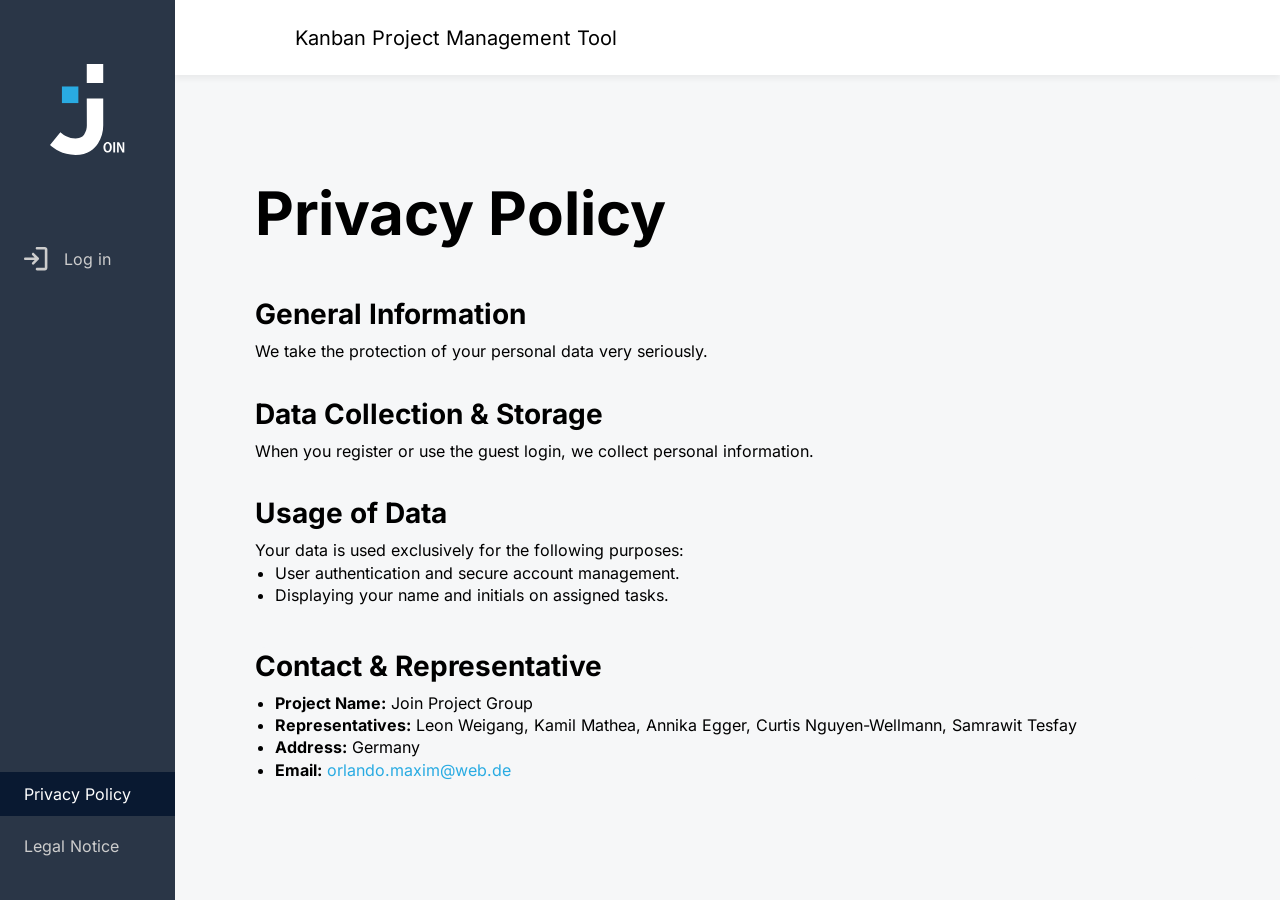
<file: html/privacy-policy-external.html>
<!doctype html>
<html lang="en">

<head>
  <meta charset="UTF-8" />
  <meta name="viewport" content="width=device-width, initial-scale=1.0" />
  <title>Privacy Policy | Join</title>
  <link rel="icon" href="../assets/icons/join-logo-white.svg" type="image/svg+xml" />

  <link rel="stylesheet" href="../styles/variables.css" />
  <link rel="stylesheet" href="../styles/standard.css" />
  <link rel="stylesheet" href="../styles/fonts.css" />
  <link rel="stylesheet" href="../styles/assets.css" />
  <link rel="stylesheet" href="../styles/buttons.css" />
  <link rel="stylesheet" href="../styles/templates.css" />
  <link rel="stylesheet" href="../styles/templates-responsive.css" />
  <link rel="stylesheet" href="../styles/privacy-policy.css" />
</head>

<body>
  <section class="sidebar">
    <div class="sidebar-logo">
      <img src="../assets/icons/join-logo-white.svg" alt="Join Logo" />
    </div>

    <nav class="sidebar-nav">
      <ul class="nav-list">
        <li class="nav-login-item">
          <a href="../index.html" class="nav-link">
            <svg class="nav-icon" viewBox="0 0 20 20" fill="currentColor" xmlns="http://www.w3.org/2000/svg">
              <path
                d="M10.8333 19.5C10.5264 19.5 10.2691 19.3962 10.0615 19.1885C9.85382 18.9809 9.75 18.7236 9.75 18.4167C9.75 18.1097 9.85382 17.8524 10.0615 17.6448C10.2691 17.4372 10.5264 17.3333 10.8333 17.3333H17.3333V2.16667H10.8333C10.5264 2.16667 10.2691 2.06285 10.0615 1.85521C9.85382 1.64757 9.75 1.39028 9.75 1.08333C9.75 0.776389 9.85382 0.519097 10.0615 0.311458C10.2691 0.103819 10.5264 0 10.8333 0H17.3333C17.9292 0 18.4392 0.212153 18.8635 0.636458C19.2878 1.06076 19.5 1.57083 19.5 2.16667V17.3333C19.5 17.9292 19.2878 18.4392 18.8635 18.8635C18.4392 19.2878 17.9292 19.5 17.3333 19.5H10.8333ZM8.85625 10.8333H1.08333C0.776389 10.8333 0.519097 10.7295 0.311458 10.5219C0.103819 10.3142 0 10.0569 0 9.75C0 9.44306 0.103819 9.18576 0.311458 8.97813C0.519097 8.77049 0.776389 8.66667 1.08333 8.66667H8.85625L6.825 6.63542C6.62639 6.43681 6.52708 6.19306 6.52708 5.90417C6.52708 5.61528 6.62639 5.3625 6.825 5.14583C7.02361 4.92917 7.27639 4.81632 7.58333 4.80729C7.89028 4.79826 8.15208 4.90208 8.36875 5.11875L12.2417 8.99167C12.4583 9.20833 12.5667 9.46111 12.5667 9.75C12.5667 10.0389 12.4583 10.2917 12.2417 10.5083L8.36875 14.3813C8.15208 14.5979 7.89479 14.7017 7.59688 14.6927C7.29896 14.6837 7.04167 14.5708 6.825 14.3542C6.62639 14.1375 6.5316 13.8802 6.54063 13.5823C6.54965 13.2844 6.65347 13.0361 6.85208 12.8375L8.85625 10.8333Z" />
            </svg>
            <span>Log in</span>
          </a>
        </li>
        <li class="nav-bottom-start li-nav-link--privacy-policy-resp">
          <a href="privacy-policy-external.html" class="nav-link active">
            <span>Privacy Policy</span>
          </a>
        </li>
        <li class="li-nav-link--privacy-policy-resp">
          <a href="legal-notice-external.html" class="nav-link">
            <span>Legal Notice</span>
          </a>
        </li>
      </ul>
    </nav>
  </section>

  <header class="header">
    <a href="../index.html" class="header-logo-mobile">
      <img src="../assets/icons/join-logo-blue.svg" alt="Join Logo" />
    </a>
    <h1 class="header-title">Kanban Project Management Tool</h1>
  </header>

  <main class="main-content">
    <div class="privacy-container">
      <div class="help-title-row">
        <h1>Privacy Policy</h1>
        <a href="../index.html" class="back-arrow" aria-label="Go back">
          <img src="../assets/icons/blue-arrow-left.svg" alt="arrow icon" />
        </a>
      </div>
      <section>
        <h2>General Information</h2>
        <p>We take the protection of your personal data very seriously.</p>
      </section>
      <section>
        <h2>Data Collection & Storage</h2>
        <p>
          When you register or use the guest login, we collect personal
          information.
        </p>
      </section>
      <section>
        <h2>Usage of Data</h2>
        <p>Your data is used exclusively for the following purposes:</p>
        <ul>
          <li>User authentication and secure account management.</li>
          <li>Displaying your name and initials on assigned tasks.</li>
        </ul>
      </section>
      <section class="privacy-contact-section">
        <h2>Contact & Representative</h2>
        <ul>
          <li><strong>Project Name:</strong> Join Project Group</li>
          <li>
            <strong>Representatives:</strong> Leon Weigang, Kamil Mathea,
            Annika Egger, Curtis Nguyen-Wellmann, Samrawit Tesfay
          </li>
          <li><strong>Address:</strong> Germany</li>
          <li>
            <strong>Email:</strong>
            <a class="brand" href="mailto: orlando.maxim@web.de">orlando.maxim@web.de</a>
          </li>
        </ul>
      </section>
    </div>
  </main>

  <div id="landscape-warning">
    Please rotate your device to portrait mode to use the board optimally! 📱
  </div>
</body>

</html>
</file>
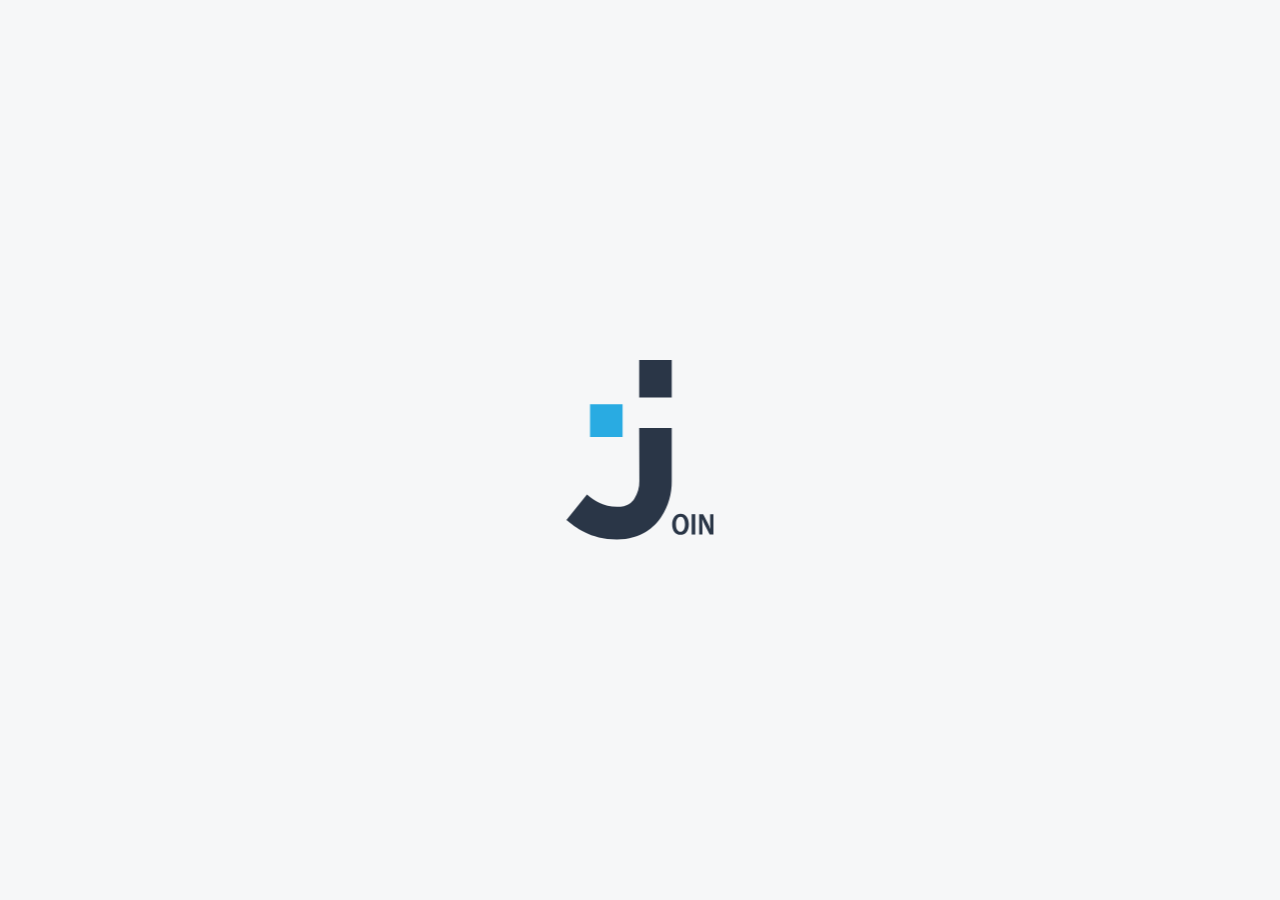
<file: html/privacy-policy.html>
<!doctype html>
<html lang="en">

<head>
  <meta charset="UTF-8" />
  <meta name="viewport" content="width=device-width, initial-scale=1.0" />
  <title>Privacy Policy | Join</title>
  <link rel="icon" href="../assets/icons/join-logo-white.svg" type="image/svg+xml" />

  <link rel="stylesheet" href="../styles/variables.css" />
  <link rel="stylesheet" href="../styles/standard.css" />
  <link rel="stylesheet" href="../styles/fonts.css" />
  <link rel="stylesheet" href="../styles/assets.css" />
  <link rel="stylesheet" href="../styles/buttons.css" />
  <link rel="stylesheet" href="../styles/templates.css" />
  <link rel="stylesheet" href="../styles/templates-responsive.css" />
  <link rel="stylesheet" href="../styles/privacy-policy.css" />
  <script src="../scripts/header.js" defer></script>
  <script src="../script.js" defer></script>
</head>

<body onload="initHelpPrivacyPolicyLegalNotice()">
  <section class="sidebar">
    <div class="sidebar-logo">
      <img src="../assets/icons/join-logo-white.svg" alt="Join Logo" />
    </div>

    <nav class="sidebar-nav">
      <ul class="nav-list">
        <li>
          <a href="summary.html" class="nav-link">
            <svg class="nav-icon" width="30" height="30" viewBox="0 0 30 30" fill="none"
              xmlns="http://www.w3.org/2000/svg">
              <path
                d="M25.2273 2.5H4.77273H4.5C3.39543 2.5 2.5 3.39573 2.5 4.5003C2.5 4.68009 2.5 4.80746 2.5 4.83997V25.2945V25.5C2.5 26.6046 3.39572 27.5 4.50029 27.5C4.64377 27.5 4.74401 27.5 4.77272 27.5H25.2273C25.256 27.5 25.3562 27.5 25.4997 27.5C26.6043 27.5 27.5 26.6041 27.5 25.4995C27.5 25.3927 27.5 25.3188 27.5 25.2945V4.83994C27.5 4.80744 27.5 4.68008 27.5 4.5003C27.5 3.39573 26.6043 2.5 25.4997 2.5C25.3562 2.5 25.256 2.5 25.2273 2.5ZM17.2727 25.2945H4.77273V16.2036H17.2727V25.2945ZM17.2727 13.9309H4.77273V4.83997L17.2727 4.83994V13.9309ZM25.2273 25.2945H19.5455V4.83997H25.2273V25.2945Z"
                fill="#cdcdcd" />
            </svg>
            <span>Summary</span>
          </a>
        </li>
        <li>
          <a href="add-task.html" class="nav-link">
            <svg class="nav-icon" width="30" height="30" viewBox="0 0 30 30" fill="none"
              xmlns="http://www.w3.org/2000/svg">
              <mask id="mask0_464124_3868" style="mask-type: alpha" maskUnits="userSpaceOnUse" x="0" y="0" width="30"
                height="30">
                <rect width="30" height="30" fill="#D9D9D9" />
              </mask>
              <g mask="url(#mask0_464124_3868)">
                <path
                  d="M4.62652 27.2024C3.95579 27.2024 3.38161 26.9635 2.90396 26.4859C2.42632 26.0083 2.1875 25.4341 2.1875 24.7633V7.69017C2.1875 7.01944 2.42632 6.44525 2.90396 5.96761C3.38161 5.48996 3.95579 5.25114 4.62652 5.25114H15.5107L13.0716 7.69017H4.62652V24.7633H21.6997V16.2877L24.1387 13.8487V24.7633C24.1387 25.4341 23.8999 26.0083 23.4223 26.4859C22.9446 26.9635 22.3704 27.2024 21.6997 27.2024H4.62652ZM18.2546 5.95236L19.9924 7.65968L11.9436 15.7085V17.4463H13.6509L21.7302 9.367L23.468 11.0743L15.3887 19.1536C15.1651 19.3772 14.906 19.555 14.6113 19.6871C14.3166 19.8192 14.0066 19.8853 13.6814 19.8853H10.7241C10.3786 19.8853 10.0889 19.7684 9.85518 19.5347C9.62144 19.3009 9.50457 19.0113 9.50457 18.6658V15.7085C9.50457 15.3833 9.56555 15.0733 9.6875 14.7786C9.80945 14.4839 9.98222 14.2247 10.2058 14.0011L18.2546 5.95236ZM23.468 11.0743L18.2546 5.95236L21.3034 2.90358C21.7912 2.41578 22.3755 2.17188 23.0564 2.17188C23.7373 2.17188 24.3115 2.41578 24.779 2.90358L26.4863 4.64139C26.9538 5.10887 27.1875 5.67797 27.1875 6.3487C27.1875 7.01944 26.9538 7.58854 26.4863 8.05602L23.468 11.0743Z"
                  fill="#CDCDCD" />
              </g>
            </svg>

            <span>Add Task</span>
          </a>
        </li>
        <li>
          <a href="board.html" class="nav-link">
            <svg class="nav-icon" width="30" height="30" viewBox="0 0 30 30" fill="none"
              xmlns="http://www.w3.org/2000/svg">
              <path
                d="M22.9544 4.77273L22.9545 25.2271C22.9538 25.8296 22.7142 26.4074 22.2881 26.8334C21.862 27.2595 21.2843 27.4992 20.6817 27.4998L16.1363 27.4998C15.5338 27.4992 14.956 27.2595 14.53 26.8334C14.1039 26.4074 13.8642 25.8296 13.8636 25.2271L13.8636 4.77273C13.8642 4.17015 14.1039 3.59243 14.53 3.16635C14.956 2.74026 15.5338 2.50062 16.1363 2.50002L20.6817 2.50002C21.2843 2.50062 21.862 2.74026 22.2881 3.16635C22.7142 3.59243 22.9538 4.17015 22.9544 4.77273ZM16.1363 25.2271L20.6817 25.2271L20.6817 4.77273L16.1363 4.77273L16.1363 25.2271ZM16.1363 4.77273L16.1363 25.2271C16.1357 25.8296 15.8961 26.4073 15.47 26.8334C15.0439 27.2595 14.4662 27.4991 13.8636 27.4997L9.31823 27.4997C8.71566 27.4991 8.13794 27.2595 7.71185 26.8334C7.28577 26.4073 7.04613 25.8296 7.04553 25.227L7.04553 4.7727C7.04613 4.17013 7.28577 3.59241 7.71185 3.16632C8.13793 2.74024 8.71566 2.5006 9.31823 2.5L13.8636 2.5C14.4662 2.5006 15.0439 2.74024 15.47 3.16632C15.8961 3.59241 16.1357 4.17015 16.1363 4.77273ZM9.31823 25.227L13.8636 25.2271L13.8636 4.77273L9.31823 4.7727L9.31823 25.227ZM9.31823 4.7727L9.31823 25.227C9.31763 25.8296 9.07799 26.4073 8.65191 26.8334C8.22582 27.2595 7.6481 27.4991 7.04553 27.4997L2.50012 27.4997C1.89755 27.4991 1.31983 27.2595 0.893741 26.8334C0.467657 26.4073 0.228019 25.8296 0.227417 25.227L0.227416 4.7727C0.228018 4.17013 0.467656 3.59241 0.89374 3.16632C1.31982 2.74024 1.89755 2.5006 2.50012 2.5L7.04553 2.5C7.6481 2.5006 8.22582 2.74024 8.6519 3.16632C9.07799 3.59241 9.31763 4.17013 9.31823 4.7727ZM2.50012 25.227L7.04553 25.227L7.04553 4.7727L2.50012 4.7727L2.50012 25.227Z"
                fill="#CDCDCD" />
              <path
                d="M29.7726 4.77298L29.7726 25.2273C29.772 25.8299 29.5323 26.4076 29.1062 26.8337C28.6802 27.2598 28.1024 27.4994 27.4999 27.5L22.9545 27.5C22.3519 27.4994 21.7742 27.2598 21.3481 26.8337C20.922 26.4076 20.6824 25.8296 20.6817 25.2271L20.6817 4.77273C20.6823 4.17015 20.922 3.59268 21.3481 3.1666C21.7742 2.74051 22.3519 2.50088 22.9544 2.50027L27.4999 2.50027C28.1024 2.50088 28.6801 2.74051 29.1062 3.1666C29.5323 3.59268 29.772 4.1704 29.7726 4.77298ZM22.9545 25.2271L27.4999 25.2273L27.4999 4.77298L22.9544 4.77273L22.9545 25.2271Z"
                fill="#CDCDCD" />
            </svg>

            <span>Board</span>
          </a>
        </li>
        <li>
          <a href="contacts.html" class="nav-link">
            <svg class="nav-icon" width="30" height="30" viewBox="0 0 30 30" fill="none"
              xmlns="http://www.w3.org/2000/svg">
              <mask id="mask0_464124_3880" style="mask-type: alpha" maskUnits="userSpaceOnUse" x="0" y="0" width="30"
                height="30">
                <rect width="30" height="30" fill="#D9D9D9" />
              </mask>
              <g mask="url(#mask0_464124_3880)">
                <path
                  d="M15 22.5C13.8333 22.5 12.7188 22.6823 11.6563 23.0469C10.5938 23.4115 9.625 23.9583 8.75 24.6875V25H21.25V24.6875C20.375 23.9583 19.4062 23.4115 18.3438 23.0469C17.2812 22.6823 16.1667 22.5 15 22.5ZM6.25 23.5625C7.375 22.4583 8.68229 21.5885 10.1719 20.9531C11.6615 20.3177 13.2708 20 15 20C16.7292 20 18.3385 20.3177 19.8281 20.9531C21.3177 21.5885 22.625 22.4583 23.75 23.5625V7.5H6.25V23.5625ZM15 17.5C13.7917 17.5 12.7604 17.0729 11.9062 16.2188C11.0521 15.3646 10.625 14.3333 10.625 13.125C10.625 11.9167 11.0521 10.8854 11.9062 10.0312C12.7604 9.17708 13.7917 8.75 15 8.75C16.2083 8.75 17.2396 9.17708 18.0938 10.0312C18.9479 10.8854 19.375 11.9167 19.375 13.125C19.375 14.3333 18.9479 15.3646 18.0938 16.2188C17.2396 17.0729 16.2083 17.5 15 17.5ZM15 15C15.5208 15 15.9635 14.8177 16.3281 14.4531C16.6927 14.0885 16.875 13.6458 16.875 13.125C16.875 12.6042 16.6927 12.1615 16.3281 11.7969C15.9635 11.4323 15.5208 11.25 15 11.25C14.4792 11.25 14.0365 11.4323 13.6719 11.7969C13.3073 12.1615 13.125 12.6042 13.125 13.125C13.125 13.6458 13.3073 14.0885 13.6719 14.4531C14.0365 14.8177 14.4792 15 15 15ZM6.25 27.5C5.5625 27.5 4.97396 27.2552 4.48438 26.7656C3.99479 26.276 3.75 25.6875 3.75 25V7.5C3.75 6.8125 3.99479 6.22396 4.48438 5.73438C4.97396 5.24479 5.5625 5 6.25 5H7.5V2.5H10V5H20V2.5H22.5V5H23.75C24.4375 5 25.026 5.24479 25.5156 5.73438C26.0052 6.22396 26.25 6.8125 26.25 7.5V25C26.25 25.6875 26.0052 26.276 25.5156 26.7656C25.026 27.2552 24.4375 27.5 23.75 27.5H6.25Z"
                  fill="#CDCDCD" />
              </g>
            </svg>

            <span>Contacts</span>
          </a>
        </li>
      </ul>
    </nav>

    <div class="sidebar-footer">
      <a href="privacy-policy.html" class="footer-link active">Privacy Policy</a>
      <a href="legal-notice.html" class="footer-link">Legal notice</a>
    </div>
  </section>

  <header class="header">
    <a href="summary.html" class="header-logo-mobile">
      <img src="../assets/icons/join-logo-blue.svg" alt="Join Logo" />
    </a>
    <h1 class="header-title">Kanban Project Management Tool</h1>
    <div class="header-actions">
      <a href="help.html" class="nav-link header-help-link">
        <img class="nav-icon" src="../assets/icons/help-logo.svg" alt="help icon" />
      </a>
      <div class="header-user-area">
        <div class="header-avatar" id="header-avatar" onclick="toggleDropdown()"></div>
        <div id="dropdown" class="dropdown-content d-none">
          <a href="help.html" class="dropdown-help-link">Help</a>
          <a href="legal-notice.html">Legal Notice</a>
          <a href="privacy-policy.html">Privacy Policy</a>
          <a onclick="logout()">Log out</a>
        </div>
      </div>
    </div>
  </header>

  <main class="main-content">
    <div class="privacy-container">
      <div class="help-title-row">
        <h1>Privacy Policy</h1>
        <a href="summary.html" class="back-arrow" aria-label="Go back">
          <img src="../assets/icons/blue-arrow-left.svg" alt="arrow icon" />
        </a>
      </div>
      <section>
        <h2>General Information</h2>
        <p>We take the protection of your personal data very seriously.</p>
      </section>
      <section>
        <h2>Data Collection & Storage</h2>
        <p>
          When you register or use the guest login, we collect personal
          information.
        </p>
      </section>
      <section>
        <h2>Usage of Data</h2>
        <p>Your data is used exclusively for the following purposes:</p>
        <ul>
          <li>User authentication and secure account management.</li>
          <li>Displaying your name and initials on assigned tasks.</li>
        </ul>
      </section>
      <section class="privacy-contact-section">
        <h2>Contact & Representative</h2>
        <ul>
          <li><strong>Project Name:</strong> Join Project Group</li>
          <li>
            <strong>Representatives:</strong> Leon Weigang, Kamil Mathea,
            Annika Egger, Curtis Nguyen-Wellmann, Samrawit Tesfay
          </li>
          <li><strong>Address:</strong> Germany</li>
          <li>
            <strong>Email:</strong>
            <a class="brand" href="mailto: orlando.maxim@web.de">orlando.maxim@web.de</a>
          </li>
        </ul>
      </section>
    </div>
  </main>

  <div id="landscape-warning">
    Please rotate your device to portrait mode to use the board optimally! 📱
  </div>
</body>

</html>
</file>
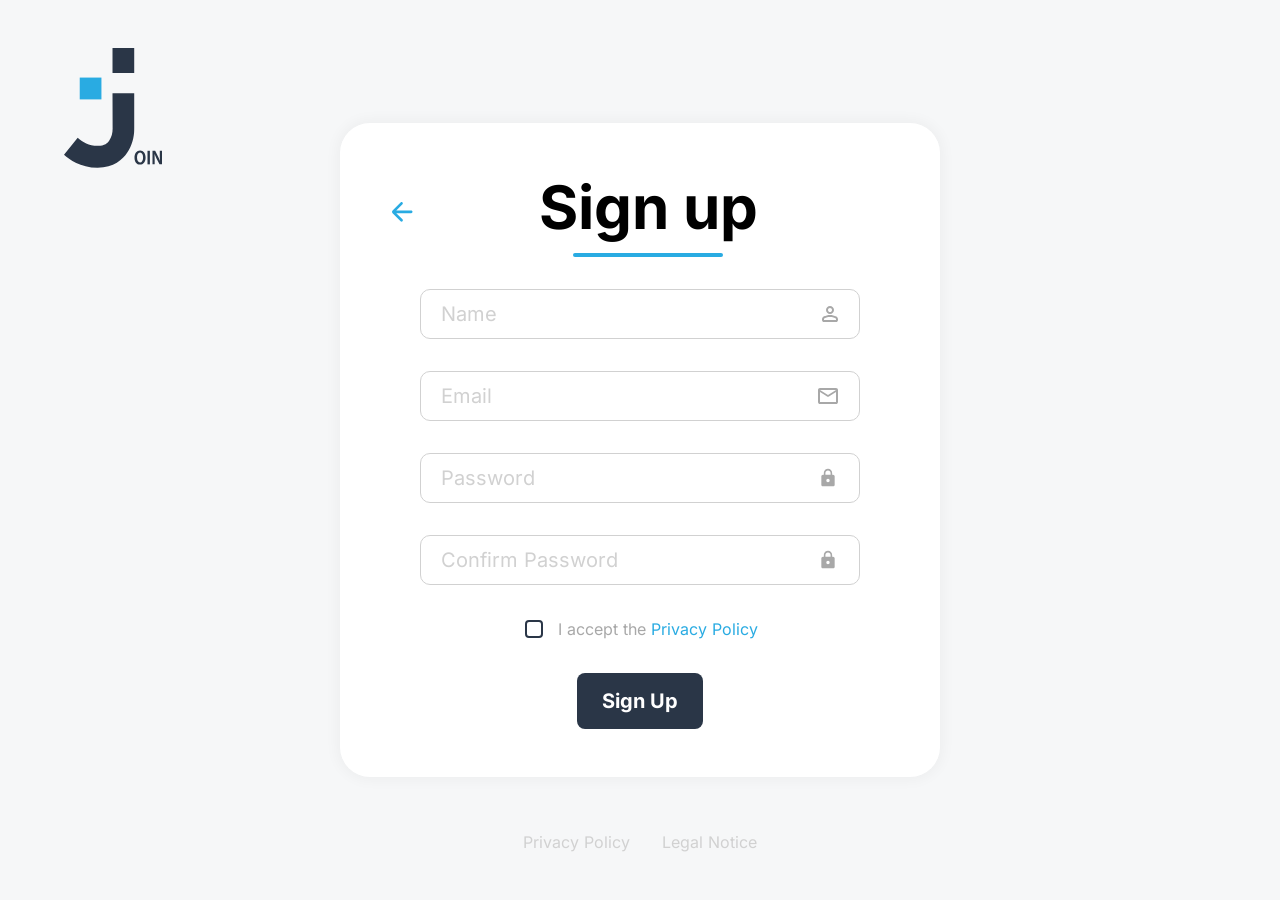
<file: html/signup.html>
<!doctype html>
<html lang="en">

<head>
  <meta charset="UTF-8" />
  <meta name="viewport" content="width=device-width, initial-scale=1.0" />
  <title>Sign Up</title>
  <link rel="icon" href="../assets/icons/join-logo-white.svg" type="image/svg+xml" />

  <script src="../scripts/signup.js" defer></script>

  <link rel="stylesheet" href="../styles/variables.css" />
  <link rel="stylesheet" href="../styles/standard.css" />
  <link rel="stylesheet" href="../styles/fonts.css" />
  <link rel="stylesheet" href="../styles/assets.css" />
  <link rel="stylesheet" href="../styles/buttons.css" />
  <link rel="stylesheet" href="../styles/index.css" />
  <link rel="stylesheet" href="../styles/index-responsive.css" />
  <link rel="stylesheet" href="../styles/templates.css" />
  <link rel="stylesheet" href="../styles/templates-responsive.css" />
</head>

<body onload="initSignup()">
  <header>
    <img class="join-logo-blue" src="../assets/icons/join-logo-blue.svg" alt="logo" />
  </header>

  <main>
    <form onsubmit="submitSignupForm(event)" class="form-container signup-container" id="signup-form" novalidate>
      <div class="form-headline-container form-headline-container-signup">
        <a href="../index.html" class="blue-arrow-left-btn">
          <img src="../assets/icons/blue-arrow-left.svg" alt="Back to login" />
        </a>
        <div class="headline-wrapper">
          <h1>Sign up</h1>
          <div class="h1-underline"></div>
        </div>
      </div>

      <section class="input-fields input-fields-signup">
        <div class="input-wrapper required" data-message="Please enter a name">
          <input aria-label="name" oninput="checkInputValidityOnInput('name')" onblur="checkInputValidityOnBlur('name')"
            class="form-input form-input-name" id="signup-name" placeholder="Name" type="text" pattern=".*\S.*"
            required />
        </div>

        <div id="input-wrapper--signup-mail" class="input-wrapper required" data-message="Please enter a valid email">
          <input aria-label="email" oninput="checkInputValidityOnInput('email')"
            onblur="checkInputValidityOnBlur('email')" class="form-input form-input-email" id="signup-email"
            placeholder="Email" type="email" pattern="[^@\s]+@[^@\s]+\.[a-zA-Z]{2,}" required />
        </div>

        <div class="input-wrapper required input-with-icon" data-message="Password must be at least 6 characters">
          <div class="input-with-icon">
            <input aria-label="password" oninput="checkInputValidityOnInput('password')"
              onblur="checkInputValidityOnBlur('password')" class="form-input form-input-password" id="signup-password"
              placeholder="Password" type="password" required pattern="\S+" minlength="6" />
            <button type="button" class="password-toggle" id="toggle-password" aria-label="Show password"
              onclick="togglePassword('signup-password', 'toggle-password')"></button>
          </div>
        </div>

        <div class="input-wrapper required" data-message="Your passwords don't match. Please try again.">
          <div class="input-with-icon">
            <input aria-label="confirm password" oninput="checkInputValidityOnInput('confirm-password')"
              onblur="checkInputValidityOnBlur('confirm-password')" class="form-input form-input-confirm-password"
              id="signup-confirm-password" placeholder="Confirm Password" type="password" required pattern="\S+"
              minlength="6" />
            <button type="button" class="password-toggle" id="toggle-confirm" aria-label="Show password" onclick="
                  togglePassword('signup-confirm-password', 'toggle-confirm')
                "></button>
          </div>
        </div>
      </section>

      <div data-message="Please accept the privacy policy" id="signup-checkbox-container"
        class="accept-privacy-container required">
        <div class="checkbox-container">
          <input aria-label="accept privacy policy" oninput="checkInputValidityOnInput('privacy-checkbox')"
            id="signup-privacy-checkbox" class="accept-checkbox" type="checkbox" required />
        </div>
        <p>
          I accept the
          <a href="../html/privacy-policy-external.html">Privacy Policy</a>
        </p>
      </div>

      <button type="submit" class="button button-login button-blue" id="signup-btn">
        Sign Up
      </button>
    </form>
  </main>

  <footer>
    <nav class="footer-nav">
      <a href="../html/privacy-policy-external.html">Privacy Policy</a>
      <a href="../html/legal-notice-external.html">Legal Notice</a>
    </nav>
  </footer>
  <div id="success-toast" class="success-toast">
    You signed up successfully
  </div>

  <div id="landscape-warning">
    Please rotate your device to portrait mode to use the board optimally! 📱
  </div>
</body>

</html>
</file>
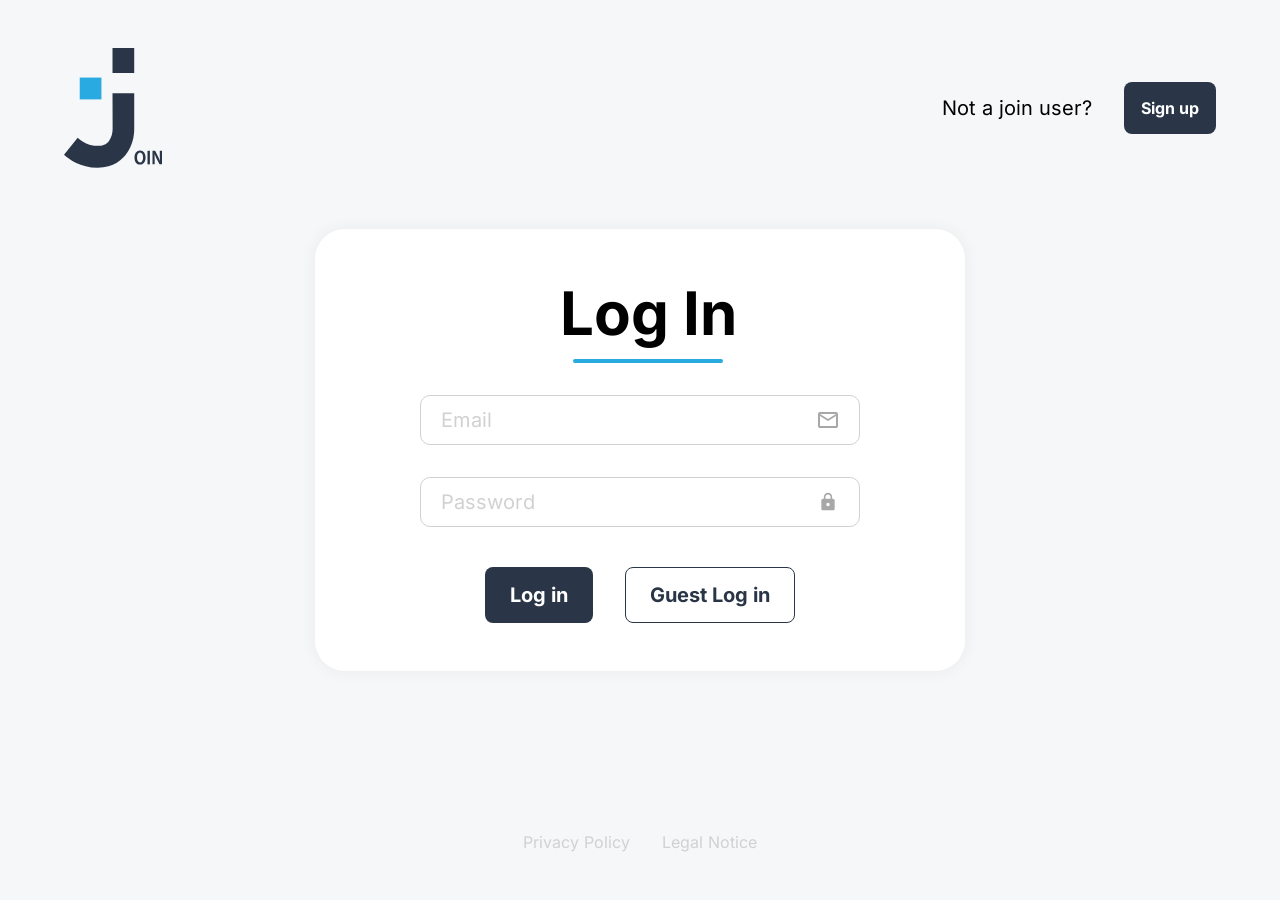
<file: html/summary.html>
<!doctype html>
<html lang="en">

<head>
  <meta charset="UTF-8" />
  <meta name="viewport" content="width=device-width, initial-scale=1.0" />
  <title>Summary | Join</title>

  <link rel="icon" href="../assets/icons/join-logo-white.svg" type="image/svg+xml" />
  <link rel="stylesheet" href="../styles/variables.css" />
  <link rel="stylesheet" href="../styles/standard.css" />
  <link rel="stylesheet" href="../styles/fonts.css" />
  <link rel="stylesheet" href="../styles/assets.css" />
  <link rel="stylesheet" href="../styles/buttons.css" />
  <link rel="stylesheet" href="../styles/templates.css" />
  <link rel="stylesheet" href="../styles/templates-responsive.css" />
  <link rel="stylesheet" href="../styles/summary.css" />
  <link rel="stylesheet" href="../styles/summary-responsive.css" />
  <script src="../script.js"></script>
  <script src="../scripts/header.js" defer></script>
  <script src="../scripts/summary.js" defer></script>
</head>

<body>
  <section class="sidebar">
    <div class="sidebar-logo">
      <img src="../assets/icons/join-logo-white.svg" alt="Join Logo" />
    </div>
    <nav class="sidebar-nav">
      <ul class="nav-list">
        <li>
          <a href="summary.html" class="nav-link active">
            <svg class="nav-icon" width="30" height="30" viewBox="0 0 30 30" fill="none"
              xmlns="http://www.w3.org/2000/svg">
              <path
                d="M25.2273 2.5H4.77273H4.5C3.39543 2.5 2.5 3.39573 2.5 4.5003C2.5 4.68009 2.5 4.80746 2.5 4.83997V25.2945V25.5C2.5 26.6046 3.39572 27.5 4.50029 27.5C4.64377 27.5 4.74401 27.5 4.77272 27.5H25.2273C25.256 27.5 25.3562 27.5 25.4997 27.5C26.6043 27.5 27.5 26.6041 27.5 25.4995C27.5 25.3927 27.5 25.3188 27.5 25.2945V4.83994C27.5 4.80744 27.5 4.68008 27.5 4.5003C27.5 3.39573 26.6043 2.5 25.4997 2.5C25.3562 2.5 25.256 2.5 25.2273 2.5ZM17.2727 25.2945H4.77273V16.2036H17.2727V25.2945ZM17.2727 13.9309H4.77273V4.83997L17.2727 4.83994V13.9309ZM25.2273 25.2945H19.5455V4.83997H25.2273V25.2945Z"
                fill="#cdcdcd" />
            </svg>
            <span>Summary</span>
          </a>
        </li>
        <li>
          <a href="add-task.html" class="nav-link">
            <svg class="nav-icon" width="30" height="30" viewBox="0 0 30 30" fill="none"
              xmlns="http://www.w3.org/2000/svg">
              <mask id="mask0_464124_3868" style="mask-type: alpha" maskUnits="userSpaceOnUse" x="0" y="0" width="30"
                height="30">
                <rect width="30" height="30" fill="#D9D9D9" />
              </mask>
              <g mask="url(#mask0_464124_3868)">
                <path
                  d="M4.62652 27.2024C3.95579 27.2024 3.38161 26.9635 2.90396 26.4859C2.42632 26.0083 2.1875 25.4341 2.1875 24.7633V7.69017C2.1875 7.01944 2.42632 6.44525 2.90396 5.96761C3.38161 5.48996 3.95579 5.25114 4.62652 5.25114H15.5107L13.0716 7.69017H4.62652V24.7633H21.6997V16.2877L24.1387 13.8487V24.7633C24.1387 25.4341 23.8999 26.0083 23.4223 26.4859C22.9446 26.9635 22.3704 27.2024 21.6997 27.2024H4.62652ZM18.2546 5.95236L19.9924 7.65968L11.9436 15.7085V17.4463H13.6509L21.7302 9.367L23.468 11.0743L15.3887 19.1536C15.1651 19.3772 14.906 19.555 14.6113 19.6871C14.3166 19.8192 14.0066 19.8853 13.6814 19.8853H10.7241C10.3786 19.8853 10.0889 19.7684 9.85518 19.5347C9.62144 19.3009 9.50457 19.0113 9.50457 18.6658V15.7085C9.50457 15.3833 9.56555 15.0733 9.6875 14.7786C9.80945 14.4839 9.98222 14.2247 10.2058 14.0011L18.2546 5.95236ZM23.468 11.0743L18.2546 5.95236L21.3034 2.90358C21.7912 2.41578 22.3755 2.17188 23.0564 2.17188C23.7373 2.17188 24.3115 2.41578 24.779 2.90358L26.4863 4.64139C26.9538 5.10887 27.1875 5.67797 27.1875 6.3487C27.1875 7.01944 26.9538 7.58854 26.4863 8.05602L23.468 11.0743Z"
                  fill="#CDCDCD" />
              </g>
            </svg>

            <span>Add Task</span>
          </a>
        </li>
        <li>
          <a href="board.html" class="nav-link">
            <svg class="nav-icon" width="30" height="30" viewBox="0 0 30 30" fill="none"
              xmlns="http://www.w3.org/2000/svg">
              <path
                d="M22.9544 4.77273L22.9545 25.2271C22.9538 25.8296 22.7142 26.4074 22.2881 26.8334C21.862 27.2595 21.2843 27.4992 20.6817 27.4998L16.1363 27.4998C15.5338 27.4992 14.956 27.2595 14.53 26.8334C14.1039 26.4074 13.8642 25.8296 13.8636 25.2271L13.8636 4.77273C13.8642 4.17015 14.1039 3.59243 14.53 3.16635C14.956 2.74026 15.5338 2.50062 16.1363 2.50002L20.6817 2.50002C21.2843 2.50062 21.862 2.74026 22.2881 3.16635C22.7142 3.59243 22.9538 4.17015 22.9544 4.77273ZM16.1363 25.2271L20.6817 25.2271L20.6817 4.77273L16.1363 4.77273L16.1363 25.2271ZM16.1363 4.77273L16.1363 25.2271C16.1357 25.8296 15.8961 26.4073 15.47 26.8334C15.0439 27.2595 14.4662 27.4991 13.8636 27.4997L9.31823 27.4997C8.71566 27.4991 8.13794 27.2595 7.71185 26.8334C7.28577 26.4073 7.04613 25.8296 7.04553 25.227L7.04553 4.7727C7.04613 4.17013 7.28577 3.59241 7.71185 3.16632C8.13793 2.74024 8.71566 2.5006 9.31823 2.5L13.8636 2.5C14.4662 2.5006 15.0439 2.74024 15.47 3.16632C15.8961 3.59241 16.1357 4.17015 16.1363 4.77273ZM9.31823 25.227L13.8636 25.2271L13.8636 4.77273L9.31823 4.7727L9.31823 25.227ZM9.31823 4.7727L9.31823 25.227C9.31763 25.8296 9.07799 26.4073 8.65191 26.8334C8.22582 27.2595 7.6481 27.4991 7.04553 27.4997L2.50012 27.4997C1.89755 27.4991 1.31983 27.2595 0.893741 26.8334C0.467657 26.4073 0.228019 25.8296 0.227417 25.227L0.227416 4.7727C0.228018 4.17013 0.467656 3.59241 0.89374 3.16632C1.31982 2.74024 1.89755 2.5006 2.50012 2.5L7.04553 2.5C7.6481 2.5006 8.22582 2.74024 8.6519 3.16632C9.07799 3.59241 9.31763 4.17013 9.31823 4.7727ZM2.50012 25.227L7.04553 25.227L7.04553 4.7727L2.50012 4.7727L2.50012 25.227Z"
                fill="#CDCDCD" />
              <path
                d="M29.7726 4.77298L29.7726 25.2273C29.772 25.8299 29.5323 26.4076 29.1062 26.8337C28.6802 27.2598 28.1024 27.4994 27.4999 27.5L22.9545 27.5C22.3519 27.4994 21.7742 27.2598 21.3481 26.8337C20.922 26.4076 20.6824 25.8296 20.6817 25.2271L20.6817 4.77273C20.6823 4.17015 20.922 3.59268 21.3481 3.1666C21.7742 2.74051 22.3519 2.50088 22.9544 2.50027L27.4999 2.50027C28.1024 2.50088 28.6801 2.74051 29.1062 3.1666C29.5323 3.59268 29.772 4.1704 29.7726 4.77298ZM22.9545 25.2271L27.4999 25.2273L27.4999 4.77298L22.9544 4.77273L22.9545 25.2271Z"
                fill="#CDCDCD" />
            </svg>

            <span>Board</span>
          </a>
        </li>
        <li>
          <a href="contacts.html" class="nav-link">
            <svg class="nav-icon" width="30" height="30" viewBox="0 0 30 30" fill="none"
              xmlns="http://www.w3.org/2000/svg">
              <mask id="mask0_464124_3880" style="mask-type: alpha" maskUnits="userSpaceOnUse" x="0" y="0" width="30"
                height="30">
                <rect width="30" height="30" fill="#D9D9D9" />
              </mask>
              <g mask="url(#mask0_464124_3880)">
                <path
                  d="M15 22.5C13.8333 22.5 12.7188 22.6823 11.6563 23.0469C10.5938 23.4115 9.625 23.9583 8.75 24.6875V25H21.25V24.6875C20.375 23.9583 19.4062 23.4115 18.3438 23.0469C17.2812 22.6823 16.1667 22.5 15 22.5ZM6.25 23.5625C7.375 22.4583 8.68229 21.5885 10.1719 20.9531C11.6615 20.3177 13.2708 20 15 20C16.7292 20 18.3385 20.3177 19.8281 20.9531C21.3177 21.5885 22.625 22.4583 23.75 23.5625V7.5H6.25V23.5625ZM15 17.5C13.7917 17.5 12.7604 17.0729 11.9062 16.2188C11.0521 15.3646 10.625 14.3333 10.625 13.125C10.625 11.9167 11.0521 10.8854 11.9062 10.0312C12.7604 9.17708 13.7917 8.75 15 8.75C16.2083 8.75 17.2396 9.17708 18.0938 10.0312C18.9479 10.8854 19.375 11.9167 19.375 13.125C19.375 14.3333 18.9479 15.3646 18.0938 16.2188C17.2396 17.0729 16.2083 17.5 15 17.5ZM15 15C15.5208 15 15.9635 14.8177 16.3281 14.4531C16.6927 14.0885 16.875 13.6458 16.875 13.125C16.875 12.6042 16.6927 12.1615 16.3281 11.7969C15.9635 11.4323 15.5208 11.25 15 11.25C14.4792 11.25 14.0365 11.4323 13.6719 11.7969C13.3073 12.1615 13.125 12.6042 13.125 13.125C13.125 13.6458 13.3073 14.0885 13.6719 14.4531C14.0365 14.8177 14.4792 15 15 15ZM6.25 27.5C5.5625 27.5 4.97396 27.2552 4.48438 26.7656C3.99479 26.276 3.75 25.6875 3.75 25V7.5C3.75 6.8125 3.99479 6.22396 4.48438 5.73438C4.97396 5.24479 5.5625 5 6.25 5H7.5V2.5H10V5H20V2.5H22.5V5H23.75C24.4375 5 25.026 5.24479 25.5156 5.73438C26.0052 6.22396 26.25 6.8125 26.25 7.5V25C26.25 25.6875 26.0052 26.276 25.5156 26.7656C25.026 27.2552 24.4375 27.5 23.75 27.5H6.25Z"
                  fill="#CDCDCD" />
              </g>
            </svg>

            <span>Contacts</span>
          </a>
        </li>
      </ul>
    </nav>

    <div class="sidebar-footer">
      <a href="privacy-policy.html" class="footer-link">Privacy Policy</a>
      <a href="legal-notice.html" class="footer-link">Legal notice</a>
    </div>
  </section>

  <header class="header">
    <a href="summary.html" class="header-logo-mobile">
      <img src="../assets/icons/join-logo-blue.svg" alt="Join Logo" />
    </a>

    <h1 class="header-title">Kanban Project Management Tool</h1>

    <div class="header-actions">
      <a href="help.html" class="nav-link header-help-link">
        <img class="nav-icon" src="../assets/icons/help-logo.svg" alt="help icon" />
      </a>

      <div class="header-user-area">
        <button class="header-avatar" id="header-avatar" aria-label="Open user menu" aria-haspopup="true"
          onclick="toggleDropdown()"></button>

        <div id="dropdown" class="dropdown-content d-none">
          <a href="help.html" class="dropdown-help-link">Help</a>
          <a href="legal-notice.html">Legal Notice</a>
          <a href="privacy-policy.html">Privacy Policy</a>
          <button type="button" class="dropdown-item" onclick="logout()">
            Log out
          </button>
        </div>
      </div>
    </div>
  </header>

  <main class="main-content">
    <section class="summary-page">
      <div class="summary-title">
        <h1>Join 360</h1>
        <div class="title-divider"></div>
        <p>Key Metrics at a Glance</p>
      </div>

      <div class="summary-body">
        <div class="summary-cards">
          <div class="cards-row cards-row-top">
            <a href="board.html" class="metric-card metric-card-icon">
              <div class="card-icon-circle">
                <svg viewBox="0 0 24 24" width="24" height="24">
                  <path
                    d="M3 17.25V21h3.75L17.81 9.94l-3.75-3.75L3 17.25zM20.71 7.04c.39-.39.39-1.02 0-1.41l-2.34-2.34a.996.996 0 00-1.41 0l-1.83 1.83 3.75 3.75 1.83-1.83z"
                    fill="white" />
                </svg>
              </div>
              <div class="card-info">
                <span class="card-count" id="count-todo">0</span>
                <span class="card-label">To-do</span>
              </div>
            </a>

            <a href="board.html" class="metric-card metric-card-icon">
              <div class="card-icon-circle">
                <svg viewBox="0 0 24 24" width="24" height="24">
                  <path d="M9 16.17L4.83 12l-1.42 1.41L9 19 21 7l-1.41-1.41L9 16.17z" fill="white" />
                </svg>
              </div>
              <div class="card-info">
                <span class="card-count" id="count-done">0</span>
                <span class="card-label">Done</span>
              </div>
            </a>
          </div>

          <a href="board.html" class="metric-card metric-card-wide">
            <div class="card-urgent-side">
              <div class="card-icon-circle card-icon-urgent">
                <svg viewBox="0 0 24 24" width="28" height="28">
                  <path d="M12 4l-8 8h5v8h6v-8h5z" fill="white" />
                </svg>
              </div>
              <div class="card-info">
                <span class="card-count" id="count-urgent">0</span>
                <span class="card-label">Urgent</span>
              </div>
            </div>
            <div class="card-divider"></div>
            <div class="card-deadline">
              <span class="deadline-date" id="deadline-date">No deadline</span>
              <span class="deadline-label">Upcoming Deadline</span>
            </div>
          </a>

          <div class="cards-row cards-row-bottom">
            <a href="board.html" class="metric-card metric-card-bottom">
              <span class="card-count" id="count-board">0</span>
              <span class="card-label">Tasks in Board</span>
            </a>

            <a href="board.html" class="metric-card metric-card-bottom">
              <span class="card-count" id="count-progress">0</span>
              <span class="card-label">Tasks In Progress</span>
            </a>

            <a href="board.html" class="metric-card metric-card-bottom">
              <span class="card-count" id="count-feedback">0</span>
              <span class="card-label">Awaiting Feedback</span>
            </a>
          </div>
        </div>

        <aside class="summary-greeting">
          <h2 id="greeting-text"></h2>
          <p id="greeting-name"></p>
        </aside>
      </div>
    </section>
  </main>

  <div id="landscape-warning">
    Please rotate your device to portrait mode to use the board optimally! 📱
  </div>
</body>

</html>
</file>
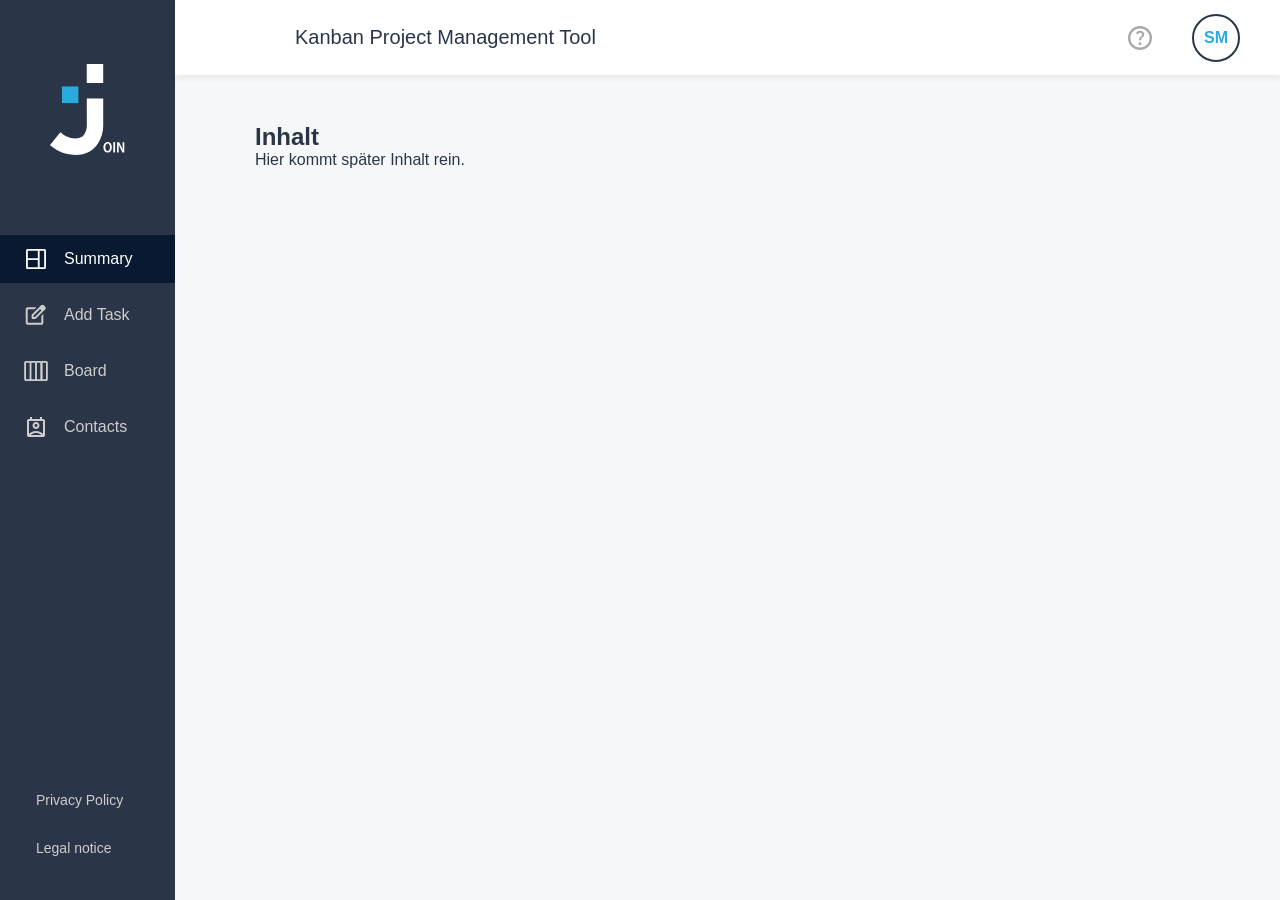
<file: html/templates.html>
<!doctype html>
<html lang="en">

<head>
  <meta charset="UTF-8" />
  <meta name="viewport" content="width=device-width, initial-scale=1.0" />
  <title>Join</title>
  <link rel="icon" href="../assets/icons/join-logo-white.svg" type="image/svg+xml" />
  <link rel="stylesheet" href="../styles/standard.css" />
  <link rel="stylesheet" href="../styles/templates.css" />
  <link rel="stylesheet" href="../styles/templates-responsive.css" />
</head>

<body>
  <!-- SIDEBAR  -->
  <section class="sidebar">
    <div class="sidebar-logo">
      <img src="/assets/icons/join-logo-white.svg" alt="Join Logo" />
    </div>

    <nav class="sidebar-nav">
      <ul class="nav-list">
        <li>
          <a href="summary.html" class="nav-link active">
            <svg class="nav-icon" width="30" height="30" viewBox="0 0 30 30" fill="none"
              xmlns="http://www.w3.org/2000/svg">
              <path
                d="M25.2273 2.5H4.77273H4.5C3.39543 2.5 2.5 3.39573 2.5 4.5003C2.5 4.68009 2.5 4.80746 2.5 4.83997V25.2945V25.5C2.5 26.6046 3.39572 27.5 4.50029 27.5C4.64377 27.5 4.74401 27.5 4.77272 27.5H25.2273C25.256 27.5 25.3562 27.5 25.4997 27.5C26.6043 27.5 27.5 26.6041 27.5 25.4995C27.5 25.3927 27.5 25.3188 27.5 25.2945V4.83994C27.5 4.80744 27.5 4.68008 27.5 4.5003C27.5 3.39573 26.6043 2.5 25.4997 2.5C25.3562 2.5 25.256 2.5 25.2273 2.5ZM17.2727 25.2945H4.77273V16.2036H17.2727V25.2945ZM17.2727 13.9309H4.77273V4.83997L17.2727 4.83994V13.9309ZM25.2273 25.2945H19.5455V4.83997H25.2273V25.2945Z"
                fill="#cdcdcd" />
            </svg>
            <span>Summary</span>
          </a>
        </li>
        <li>
          <a href="add-task.html" class="nav-link">
            <svg class="nav-icon" width="30" height="30" viewBox="0 0 30 30" fill="none"
              xmlns="http://www.w3.org/2000/svg">
              <mask id="mask0_464124_3868" style="mask-type: alpha" maskUnits="userSpaceOnUse" x="0" y="0" width="30"
                height="30">
                <rect width="30" height="30" fill="#D9D9D9" />
              </mask>
              <g mask="url(#mask0_464124_3868)">
                <path
                  d="M4.62652 27.2024C3.95579 27.2024 3.38161 26.9635 2.90396 26.4859C2.42632 26.0083 2.1875 25.4341 2.1875 24.7633V7.69017C2.1875 7.01944 2.42632 6.44525 2.90396 5.96761C3.38161 5.48996 3.95579 5.25114 4.62652 5.25114H15.5107L13.0716 7.69017H4.62652V24.7633H21.6997V16.2877L24.1387 13.8487V24.7633C24.1387 25.4341 23.8999 26.0083 23.4223 26.4859C22.9446 26.9635 22.3704 27.2024 21.6997 27.2024H4.62652ZM18.2546 5.95236L19.9924 7.65968L11.9436 15.7085V17.4463H13.6509L21.7302 9.367L23.468 11.0743L15.3887 19.1536C15.1651 19.3772 14.906 19.555 14.6113 19.6871C14.3166 19.8192 14.0066 19.8853 13.6814 19.8853H10.7241C10.3786 19.8853 10.0889 19.7684 9.85518 19.5347C9.62144 19.3009 9.50457 19.0113 9.50457 18.6658V15.7085C9.50457 15.3833 9.56555 15.0733 9.6875 14.7786C9.80945 14.4839 9.98222 14.2247 10.2058 14.0011L18.2546 5.95236ZM23.468 11.0743L18.2546 5.95236L21.3034 2.90358C21.7912 2.41578 22.3755 2.17188 23.0564 2.17188C23.7373 2.17188 24.3115 2.41578 24.779 2.90358L26.4863 4.64139C26.9538 5.10887 27.1875 5.67797 27.1875 6.3487C27.1875 7.01944 26.9538 7.58854 26.4863 8.05602L23.468 11.0743Z"
                  fill="#CDCDCD" />
              </g>
            </svg>

            <span>Add Task</span>
          </a>
        </li>
        <li>
          <a href="board.html" class="nav-link">
            <svg class="nav-icon" width="30" height="30" viewBox="0 0 30 30" fill="none"
              xmlns="http://www.w3.org/2000/svg">
              <path
                d="M22.9544 4.77273L22.9545 25.2271C22.9538 25.8296 22.7142 26.4074 22.2881 26.8334C21.862 27.2595 21.2843 27.4992 20.6817 27.4998L16.1363 27.4998C15.5338 27.4992 14.956 27.2595 14.53 26.8334C14.1039 26.4074 13.8642 25.8296 13.8636 25.2271L13.8636 4.77273C13.8642 4.17015 14.1039 3.59243 14.53 3.16635C14.956 2.74026 15.5338 2.50062 16.1363 2.50002L20.6817 2.50002C21.2843 2.50062 21.862 2.74026 22.2881 3.16635C22.7142 3.59243 22.9538 4.17015 22.9544 4.77273ZM16.1363 25.2271L20.6817 25.2271L20.6817 4.77273L16.1363 4.77273L16.1363 25.2271ZM16.1363 4.77273L16.1363 25.2271C16.1357 25.8296 15.8961 26.4073 15.47 26.8334C15.0439 27.2595 14.4662 27.4991 13.8636 27.4997L9.31823 27.4997C8.71566 27.4991 8.13794 27.2595 7.71185 26.8334C7.28577 26.4073 7.04613 25.8296 7.04553 25.227L7.04553 4.7727C7.04613 4.17013 7.28577 3.59241 7.71185 3.16632C8.13793 2.74024 8.71566 2.5006 9.31823 2.5L13.8636 2.5C14.4662 2.5006 15.0439 2.74024 15.47 3.16632C15.8961 3.59241 16.1357 4.17015 16.1363 4.77273ZM9.31823 25.227L13.8636 25.2271L13.8636 4.77273L9.31823 4.7727L9.31823 25.227ZM9.31823 4.7727L9.31823 25.227C9.31763 25.8296 9.07799 26.4073 8.65191 26.8334C8.22582 27.2595 7.6481 27.4991 7.04553 27.4997L2.50012 27.4997C1.89755 27.4991 1.31983 27.2595 0.893741 26.8334C0.467657 26.4073 0.228019 25.8296 0.227417 25.227L0.227416 4.7727C0.228018 4.17013 0.467656 3.59241 0.89374 3.16632C1.31982 2.74024 1.89755 2.5006 2.50012 2.5L7.04553 2.5C7.6481 2.5006 8.22582 2.74024 8.6519 3.16632C9.07799 3.59241 9.31763 4.17013 9.31823 4.7727ZM2.50012 25.227L7.04553 25.227L7.04553 4.7727L2.50012 4.7727L2.50012 25.227Z"
                fill="#CDCDCD" />
              <path
                d="M29.7726 4.77298L29.7726 25.2273C29.772 25.8299 29.5323 26.4076 29.1062 26.8337C28.6802 27.2598 28.1024 27.4994 27.4999 27.5L22.9545 27.5C22.3519 27.4994 21.7742 27.2598 21.3481 26.8337C20.922 26.4076 20.6824 25.8296 20.6817 25.2271L20.6817 4.77273C20.6823 4.17015 20.922 3.59268 21.3481 3.1666C21.7742 2.74051 22.3519 2.50088 22.9544 2.50027L27.4999 2.50027C28.1024 2.50088 28.6801 2.74051 29.1062 3.1666C29.5323 3.59268 29.772 4.1704 29.7726 4.77298ZM22.9545 25.2271L27.4999 25.2273L27.4999 4.77298L22.9544 4.77273L22.9545 25.2271Z"
                fill="#CDCDCD" />
            </svg>

            <span>Board</span>
          </a>
        </li>
        <li>
          <a href="contacts.html" class="nav-link">
            <svg class="nav-icon" width="30" height="30" viewBox="0 0 30 30" fill="none"
              xmlns="http://www.w3.org/2000/svg">
              <mask id="mask0_464124_3880" style="mask-type: alpha" maskUnits="userSpaceOnUse" x="0" y="0" width="30"
                height="30">
                <rect width="30" height="30" fill="#D9D9D9" />
              </mask>
              <g mask="url(#mask0_464124_3880)">
                <path
                  d="M15 22.5C13.8333 22.5 12.7188 22.6823 11.6563 23.0469C10.5938 23.4115 9.625 23.9583 8.75 24.6875V25H21.25V24.6875C20.375 23.9583 19.4062 23.4115 18.3438 23.0469C17.2812 22.6823 16.1667 22.5 15 22.5ZM6.25 23.5625C7.375 22.4583 8.68229 21.5885 10.1719 20.9531C11.6615 20.3177 13.2708 20 15 20C16.7292 20 18.3385 20.3177 19.8281 20.9531C21.3177 21.5885 22.625 22.4583 23.75 23.5625V7.5H6.25V23.5625ZM15 17.5C13.7917 17.5 12.7604 17.0729 11.9062 16.2188C11.0521 15.3646 10.625 14.3333 10.625 13.125C10.625 11.9167 11.0521 10.8854 11.9062 10.0312C12.7604 9.17708 13.7917 8.75 15 8.75C16.2083 8.75 17.2396 9.17708 18.0938 10.0312C18.9479 10.8854 19.375 11.9167 19.375 13.125C19.375 14.3333 18.9479 15.3646 18.0938 16.2188C17.2396 17.0729 16.2083 17.5 15 17.5ZM15 15C15.5208 15 15.9635 14.8177 16.3281 14.4531C16.6927 14.0885 16.875 13.6458 16.875 13.125C16.875 12.6042 16.6927 12.1615 16.3281 11.7969C15.9635 11.4323 15.5208 11.25 15 11.25C14.4792 11.25 14.0365 11.4323 13.6719 11.7969C13.3073 12.1615 13.125 12.6042 13.125 13.125C13.125 13.6458 13.3073 14.0885 13.6719 14.4531C14.0365 14.8177 14.4792 15 15 15ZM6.25 27.5C5.5625 27.5 4.97396 27.2552 4.48438 26.7656C3.99479 26.276 3.75 25.6875 3.75 25V7.5C3.75 6.8125 3.99479 6.22396 4.48438 5.73438C4.97396 5.24479 5.5625 5 6.25 5H7.5V2.5H10V5H20V2.5H22.5V5H23.75C24.4375 5 25.026 5.24479 25.5156 5.73438C26.0052 6.22396 26.25 6.8125 26.25 7.5V25C26.25 25.6875 26.0052 26.276 25.5156 26.7656C25.026 27.2552 24.4375 27.5 23.75 27.5H6.25Z"
                  fill="#CDCDCD" />
              </g>
            </svg>

            <span>Contacts</span>
          </a>
        </li>
      </ul>
    </nav>

    <div class="sidebar-footer">
      <a href="privacy_policy.html" class="footer-link">Privacy Policy</a>
      <a href="legal-notice.html" class="footer-link">Legal notice</a>
    </div>
  </section>

  <!--  HEADER  -->
  <header class="header">
    <h2 class="header-title">Kanban Project Management Tool</h2>

    <div class="header-actions">
      <a href="help.html" class="nav-link">
        <img class="nav-icon" src="/assets/icons/help-logo.svg" alt="help icon" />
      </a>

      <div class="header-avatar">SM</div>
    </div>
  </header>

  <!-- MAIN CONTENT -->
  <main class="main-content">
    <h2>Inhalt</h2>
    <p>Hier kommt später Inhalt rein.</p>
  </main>
</body>

</html>
</file>
<file: styles/variables.css>
/* colors */
:root {
  --dark-blue: #2a3647;
  --darkest-blue: #091931;
  --light-blue: #29abe2;
  --light-gray: #f6f7f8;
  --gray: #a8a8a8;
  --light-gray2: #d1d1d1;
  --light-orange: #ffa800;
  --red-invalid: rgba(230, 0, 38, 1);
}

:root {
  --border-radius-l: 30px;
  --border-radius-s: 10px;
  --border-radius-xs: 8px;
}

:root {
  --content-limitation: calc(50% - 960px);
}
</file>
<file: styles/standard.css>
* {
  margin: 0;
  box-sizing: border-box;
  scroll-behavior: smooth;
  font-family: "Inter", sans-serif;
}

a {
  text-decoration: none;
}
</file>
<file: styles/fonts.css>
/* #region inter */
/* inter-100 - latin */
/* inter-100 - latin */
@font-face {
  font-display: swap;
  /* Check https://developer.mozilla.org/en-US/docs/Web/CSS/@font-face/font-display for other options. */
  font-family: "Inter";
  font-style: normal;
  font-weight: 100;
  src: url("../assets/fonts/inter-v20-latin-100.woff2") format("woff2");
  /* Chrome 36+, Opera 23+, Firefox 39+, Safari 12+, iOS 10+ */
}

/* inter-100italic - latin */
@font-face {
  font-display: swap;
  /* Check https://developer.mozilla.org/en-US/docs/Web/CSS/@font-face/font-display for other options. */
  font-family: "Inter";
  font-style: italic;
  font-weight: 100;
  src: url("../assets/fonts/inter-v20-latin-100italic.woff2") format("woff2");
  /* Chrome 36+, Opera 23+, Firefox 39+, Safari 12+, iOS 10+ */
}

/* inter-200 - latin */
@font-face {
  font-display: swap;
  /* Check https://developer.mozilla.org/en-US/docs/Web/CSS/@font-face/font-display for other options. */
  font-family: "Inter";
  font-style: normal;
  font-weight: 200;
  src: url("../assets/fonts/inter-v20-latin-200.woff2") format("woff2");
  /* Chrome 36+, Opera 23+, Firefox 39+, Safari 12+, iOS 10+ */
}

/* inter-200italic - latin */
@font-face {
  font-display: swap;
  /* Check https://developer.mozilla.org/en-US/docs/Web/CSS/@font-face/font-display for other options. */
  font-family: "Inter";
  font-style: italic;
  font-weight: 200;
  src: url("../assets/fonts/inter-v20-latin-200italic.woff2") format("woff2");
  /* Chrome 36+, Opera 23+, Firefox 39+, Safari 12+, iOS 10+ */
}

/* inter-300 - latin */
@font-face {
  font-display: swap;
  /* Check https://developer.mozilla.org/en-US/docs/Web/CSS/@font-face/font-display for other options. */
  font-family: "Inter";
  font-style: normal;
  font-weight: 300;
  src: url("../assets/fonts/inter-v20-latin-300.woff2") format("woff2");
  /* Chrome 36+, Opera 23+, Firefox 39+, Safari 12+, iOS 10+ */
}

/* inter-300italic - latin */
@font-face {
  font-display: swap;
  /* Check https://developer.mozilla.org/en-US/docs/Web/CSS/@font-face/font-display for other options. */
  font-family: "Inter";
  font-style: italic;
  font-weight: 300;
  src: url("../assets/fonts/inter-v20-latin-300italic.woff2") format("woff2");
  /* Chrome 36+, Opera 23+, Firefox 39+, Safari 12+, iOS 10+ */
}

/* inter-regular - latin */
@font-face {
  font-display: swap;
  /* Check https://developer.mozilla.org/en-US/docs/Web/CSS/@font-face/font-display for other options. */
  font-family: "Inter";
  font-style: normal;
  font-weight: 400;
  src: url("../assets/fonts/inter-v20-latin-regular.woff2") format("woff2");
  /* Chrome 36+, Opera 23+, Firefox 39+, Safari 12+, iOS 10+ */
}

/* inter-italic - latin */
@font-face {
  font-display: swap;
  /* Check https://developer.mozilla.org/en-US/docs/Web/CSS/@font-face/font-display for other options. */
  font-family: "Inter";
  font-style: italic;
  font-weight: 400;
  src: url("../assets/fonts/inter-v20-latin-italic.woff2") format("woff2");
  /* Chrome 36+, Opera 23+, Firefox 39+, Safari 12+, iOS 10+ */
}

/* inter-500 - latin */
@font-face {
  font-display: swap;
  /* Check https://developer.mozilla.org/en-US/docs/Web/CSS/@font-face/font-display for other options. */
  font-family: "Inter";
  font-style: normal;
  font-weight: 500;
  src: url("../assets/fonts/inter-v20-latin-500.woff2") format("woff2");
  /* Chrome 36+, Opera 23+, Firefox 39+, Safari 12+, iOS 10+ */
}

/* inter-500italic - latin */
@font-face {
  font-display: swap;
  /* Check https://developer.mozilla.org/en-US/docs/Web/CSS/@font-face/font-display for other options. */
  font-family: "Inter";
  font-style: italic;
  font-weight: 500;
  src: url("../assets/fonts/inter-v20-latin-500italic.woff2") format("woff2");
  /* Chrome 36+, Opera 23+, Firefox 39+, Safari 12+, iOS 10+ */
}

/* inter-600 - latin */
@font-face {
  font-display: swap;
  /* Check https://developer.mozilla.org/en-US/docs/Web/CSS/@font-face/font-display for other options. */
  font-family: "Inter";
  font-style: normal;
  font-weight: 600;
  src: url("../assets/fonts/inter-v20-latin-600.woff2") format("woff2");
  /* Chrome 36+, Opera 23+, Firefox 39+, Safari 12+, iOS 10+ */
}

/* inter-600italic - latin */
@font-face {
  font-display: swap;
  /* Check https://developer.mozilla.org/en-US/docs/Web/CSS/@font-face/font-display for other options. */
  font-family: "Inter";
  font-style: italic;
  font-weight: 600;
  src: url("../assets/fonts/inter-v20-latin-600italic.woff2") format("woff2");
  /* Chrome 36+, Opera 23+, Firefox 39+, Safari 12+, iOS 10+ */
}

/* inter-700 - latin */
@font-face {
  font-display: swap;
  /* Check https://developer.mozilla.org/en-US/docs/Web/CSS/@font-face/font-display for other options. */
  font-family: "Inter";
  font-style: normal;
  font-weight: 700;
  src: url("../assets/fonts/inter-v20-latin-700.woff2") format("woff2");
  /* Chrome 36+, Opera 23+, Firefox 39+, Safari 12+, iOS 10+ */
}

/* inter-700italic - latin */
@font-face {
  font-display: swap;
  /* Check https://developer.mozilla.org/en-US/docs/Web/CSS/@font-face/font-display for other options. */
  font-family: "Inter";
  font-style: italic;
  font-weight: 700;
  src: url("../assets/fonts/inter-v20-latin-700italic.woff2") format("woff2");
  /* Chrome 36+, Opera 23+, Firefox 39+, Safari 12+, iOS 10+ */
}

/* inter-800 - latin */
@font-face {
  font-display: swap;
  /* Check https://developer.mozilla.org/en-US/docs/Web/CSS/@font-face/font-display for other options. */
  font-family: "Inter";
  font-style: normal;
  font-weight: 800;
  src: url("../assets/fonts/inter-v20-latin-800.woff2") format("woff2");
  /* Chrome 36+, Opera 23+, Firefox 39+, Safari 12+, iOS 10+ */
}

/* inter-800italic - latin */
@font-face {
  font-display: swap;
  /* Check https://developer.mozilla.org/en-US/docs/Web/CSS/@font-face/font-display for other options. */
  font-family: "Inter";
  font-style: italic;
  font-weight: 800;
  src: url("../assets/fonts/inter-v20-latin-800italic.woff2") format("woff2");
  /* Chrome 36+, Opera 23+, Firefox 39+, Safari 12+, iOS 10+ */
}

/* inter-900 - latin */
@font-face {
  font-display: swap;
  /* Check https://developer.mozilla.org/en-US/docs/Web/CSS/@font-face/font-display for other options. */
  font-family: "Inter";
  font-style: normal;
  font-weight: 900;
  src: url("../assets/fonts/inter-v20-latin-900.woff2") format("woff2");
  /* Chrome 36+, Opera 23+, Firefox 39+, Safari 12+, iOS 10+ */
}

/* inter-900italic - latin */
@font-face {
  font-display: swap;
  /* Check https://developer.mozilla.org/en-US/docs/Web/CSS/@font-face/font-display for other options. */
  font-family: "Inter";
  font-style: italic;
  font-weight: 900;
  src: url("../assets/fonts/inter-v20-latin-900italic.woff2") format("woff2");
  /* Chrome 36+, Opera 23+, Firefox 39+, Safari 12+, iOS 10+ */
}

/* #endregion */

body {
  font-family: "Inter", sans-serif;
  color: black;
}

h1 {
  color: black;
  font-weight: 700;
  font-size: 60px;
}

@media screen and (max-width: 1024px) {
  h1 {
    font-size: 48px;
  }
}

@media screen and (max-width: 480px) {
  h1 {
    font-size: 36px;
  }
}
</file>
<file: styles/assets.css>
:root {
  --input-width: 440px;
  --input-width-mobile-big: 400px;
  --input-width-mobile-small: 364px;
}

.disabled-ui * {
  pointer-events: none;
  opacity: 0.9;
}

input,
textarea {
  outline: none;
}

input:not([type="checkbox"]):focus,
.custom-select-input:focus,
.custom-select-input:focus-within,
.custom-select:focus-within .custom-select--trigger,
.description-textarea:focus,
.edit-task-title-textarea:focus,
.search-task-container:focus,
.search-task-container:focus-within {
  border: 1px solid var(--light-blue);
}

.brand {
  color: var(--light-blue);
  font-weight: 400;
}

/* #region input */

input {
  border: 1px solid #d1d1d1;
  border-radius: var(--border-radius-s);
  width: var(--input-width);
  font-size: 20px;
  font-weight: 400;
}

input[type="checkbox"] {
  cursor: pointer;
}

input:not([type="checkbox"]) {
  padding: 12px 20px;
}

.required {
  position: relative;
  display: flex;
}

.required-login-container {
  flex-direction: column;
}

input::placeholder {
  color: #d1d1d1;
}

.invalid,
.invalid {
  border: 1px solid var(--red-invalid) !important;
}

.after::after {
  content: "This field is required";
  font-size: 16px;
  color: var(--red-invalid);
  position: absolute;
  bottom: -20px;
  left: 5px;
}

.signup-after::after {
  content: attr(data-message);
  font-size: 16px;
  color: var(--red-invalid);
  position: absolute;
  bottom: -20px;
  left: 5px;
}

.signup-checkbox-after::after {
  content: attr(data-message);
  font-size: 16px;
  color: var(--red-invalid);
  position: absolute;
  bottom: -20px;
  align-self: center;
}

.login-after::after {
  content: attr(data-message);
  font-size: 16px;
  color: var(--red-invalid);
  position: absolute;
  bottom: -20px;
  left: 5px;
}

.login-container-after::after {
  content: attr(data-message);
  font-size: 16px;
  color: var(--red-invalid);
  position: absolute;
  bottom: 10px;
  align-self: center;
}

/* #endregion */

/* #region custom checkbox */
.checkbox-container {
  display: flex;
  align-items: center;
  justify-content: center;
  width: 24px;
  height: 24px;
  background-image: url("data:image/svg+xml,%3Csvg xmlns='http://www.w3.org/2000/svg' width='18' height='18' viewBox='0 0 18 18' fill='none'%3E%3Crect x='1' y='1' width='16' height='16' rx='3' stroke='%232A3647' stroke-width='2'/%3E%3C/svg%3E");
  background-repeat: no-repeat;
  background-position: center;

  border-radius: 100%;
}

.checkbox-container:hover {
  background-color: #edf2fa;
  transform: scale(1.05);
}

.checkbox-container input[type="checkbox"]:focus-visible {
  outline: 2px solid black;
}

.checkbox-container:has(input[type="checkbox"]:checked) {
  background: white url("data:image/svg+xml,%3Csvg xmlns='http://www.w3.org/2000/svg' width='24' height='24' viewBox='0 0 24 24' fill='none'%3E%3Cpath d='M20 11V17C20 18.6569 18.6569 20 17 20H7C5.34315 20 4 18.6569 4 17V7C4 5.34315 5.34315 4 7 4H15' stroke='%232A3647' stroke-width='2' stroke-linecap='round'/%3E%3Cpath d='M8 12L12 16L20 4.5' stroke='%232A3647' stroke-width='2' stroke-linecap='round' stroke-linejoin='round'/%3E%3C/svg%3E") no-repeat center;
}

.checkbox-container:hover:has(input[type="checkbox"]:checked) {
  background: #edf2fa url(../assets/icons/checkbox.svg) no-repeat center;
}

input[type="checkbox"] {
  appearance: none;
  width: 24px;
  height: 24px;
  outline: none;
  border: none;
}

input[type="search"]::-webkit-search-cancel-button {
  display: none;
}

/* #endregion */

/* #region custom select */
.custom-select {
  cursor: pointer;
  background-color: white;
  border-radius: var(--border-radius-s);

  scrollbar-gutter: stable;
  box-shadow: 0px 0px 14px 5px rgba(0, 0, 0, 0.04);
  outline: none;
}

.custom-select:focus {
  border: none;
}

.custom-select--trigger img {
  transition: transform 125ms ease-in;
}

.rotate {
  transform: rotate(180deg);
  transition: transform 125ms ease-in;
}

.custom-select--trigger {
  display: flex;
  justify-content: space-between;
}

.custom-select-input {
  padding: 12px 20px;
  border: 1px solid #d1d1d1;
  border-radius: var(--border-radius-s);
  width: var(--input-width);
  font-size: 20px;
  font-weight: 400;
  background-color: white;
  outline: none;
}

.custom-select-input:hover:not(:focus, :focus-within) {
  border-color: #a8a8a8;
}

.custom-select--trigger--img-container {
  display: flex;
  justify-content: center;
  align-items: center;
  border-radius: 100%;
  width: 24px;
  height: 24px;
  background-color: transparent;
}

.custom-select--trigger--img-container:focus-visible {
  background-color: var(--light-gray2);
}

.custom-select--trigger--img-container:hover,
.custom-select--trigger--img-container:focus-visible {
  background-color: var(--light-gray2);
  outline: none;
}

.custom-select-options {
  opacity: 1;
  max-height: 300px;

  transition:
    opacity 125ms ease,
    max-height 125ms ease;
}

.custom-select-options--contacts {
  overflow-y: scroll;
}

.custom-select--option {
  display: flex;
  justify-content: space-between;
  align-items: center;
  padding: 12px 20px;

  border-radius: var(--border-radius-s);
  background-color: white;
}

.custom-select--option:focus-visible {
  background-color: #eeeeee;
  outline: none;
}

.custom-select--option:hover {
  background-color: #eeeeee;
}

.contact-container {
  display: flex;
  align-items: center;
  gap: 10px;
  flex: 1;
}

/* #endregion */

/* #region textarea */
.description-textarea {
  border: 1px solid #d1d1d1;
  border-radius: var(--border-radius-s);
  font-size: 20px;
  font-weight: 400;
  background-image: url("../assets/icons/textarea-resizer.svg");
  background-repeat: no-repeat;
  background-position: bottom 6px right 6px;
  resize: vertical;
}

.edit-task-title-textarea {
  padding: 18px 16px;
  border: 1px solid #d1d1d1;
  border-radius: var(--border-radius-s);

  width: 100%;
  min-height: calc(1.5em + 12px);
  line-height: 1.5em;
  padding: 6px 8px;

  overflow: auto;
}

.subtask-textarea {
  width: 100%;
  height: calc(1.5em + 12px);
  line-height: 1.5em;
  padding: 6px 8px;

  resize: none;
  overflow: auto;
}

textarea {
  width: var(--input-width);
  border: none;
}

textarea::placeholder {
  color: #d1d1d1;
}

::-webkit-resizer {
  opacity: 0;
  padding: 8px;
}

/* #endregion */

/* #region responsive */

@media screen and (max-width: 1024px) {
  input:not([type="checkbox"]) {
    padding: 10px 20px;
  }

  .required input {
    width: 100%;
  }
}

@media screen and (max-width: 768px) {
  .signup-after::after {
    top: 45px;
  }

  .after::after,
  .signup-checkbox-after::after,
  .signup-after::after,
  .login-after::after,
  .login-container-after::after {
    font-size: 14px;
  }

  .signup-checkbox-after::after {
    text-align: center;
  }

  .accept-privacy-container {
    margin-bottom: 16px;
  }
}

/* #endregion */
</file>
<file: styles/buttons.css>
button {
  cursor: pointer;
  border: unset;
}

button:disabled {
  opacity: 0.8;
  cursor: wait;
}

.button-blue:disabled:hover,
.button-blue:disabled:active,
.button-blue:disabled:focus,
.button-blue:disabled:focus-visible {
  background-color: var(--dark-blue);
  transform: none;
  box-shadow: none;
}

.button-white:disabled:hover,
.button-white:disabled:active,
.button-white:disabled:focus,
.button-white:disabled:focus-visible {
  transform: none;
  box-shadow: none;
  outline: none;
  border: 1px solid var(--dark-blue);
}

.task-dialog-btn:disabled:hover,
.task-dialog-btn:disabled:active,
.task-dialog-btn:disabled:focus,
.task-dialog-btn:disabled:focus-visible {
  color: var(--dark-blue);
  font-weight: normal;
}

.task-dialog-btn:disabled:hover svg path,
.task-dialog-btn:disabled:active svg path,
.task-dialog-btn:disabled:focus svg path,
.task-dialog-btn:disabled:focus-visible svg path {
  fill: var(--dark-blue);
}

.button {
  border-radius: var(--border-radius-xs);
}

.button-login {
  padding: 15px 24px;
  font-size: 20px;
  font-weight: 700;
}

.button-signup-small {
  padding: 15px 16px;
  font-size: 16px;
  font-weight: 700;
}

.button-blue {
  color: white;
  background-color: var(--dark-blue);
  border: 1px solid transparent;
  transition: all 0.125s ease-in;
}

.button-blue:hover,
.button-blue:focus-visible {
  background-color: var(--light-blue);
  border: 1px solid transparent;
  outline: none;
  box-shadow: 0px 4px 4px 0px rgba(0, 0, 0, 0.2);
  transition: all 0.125s ease-in;
}

.button-blue:active {
  background-color: var(--darkest-blue);
}

.button-white {
  color: var(--dark-blue);
  background-color: inherit;
  border: 1px solid var(--dark-blue);
  box-shadow: 0px 0px 0px 0px rgba(0, 0, 0, 0);
  transition: box-shadow 0.125s ease-in;
}

.button-white:hover,
.button-white:focus-visible {
  border: 1px solid var(--light-blue);
  outline: 1px solid var(--light-blue);
  box-shadow: 0px 4px 4px 0px rgba(0, 0, 0, 0.25);
  transition: box-shadow 0.125s ease-in;
}

.button-white:active {
  border: 1px solid var(--dark-blue);
  outline: none;
  box-shadow: 0px 4px 4px 0px rgba(0, 0, 0, 0.25);
  transition: box-shadow 0.125s ease-in;
}
</file>
<file: styles/index.css>
:root {
  --login-container-width: 650px;
  --signup-container-width: 600px;
  --padding-lr: 100px;
  --padding-tb: 48px;
  --gap: 32px;
}

body {
  min-height: 100dvh;
  display: flex;
  flex-direction: column;
  justify-content: space-between;
  background-color: var(--light-gray);
  gap: 24px;
}

/* #region header */
header {
  display: flex;
  justify-content: space-between;
  padding: var(--padding-tb) max(var(--content-limitation), var(--padding-lr));
}

.login-nav {
  display: flex;
  align-items: center;
  gap: 32px;
}

.join-logo-blue {
  height: 120px;
}

.not-a-user-text {
  font-size: 20px;
  color: black;
  text-decoration: none;
}

.button-signup-small {
  color: white;
}

/* #endregion */

main {
  display: flex;
  align-items: center;
  justify-content: center;
  padding: 0 max(var(--content-limitation), var(--padding-lr));
  margin: 0;
}

/* #region input */
.input-fields {
  width: 100%;
  display: flex;
  flex-direction: column;
  align-items: center;
}

.form-input::placeholder {
  color: #d1d1d1;
}

.form-input-name,
.form-input-email,
.form-input-password,
.form-input-confirm-password {
  background-repeat: no-repeat;
  background-position: calc(100% - 21px) center;
}

.form-input-name {
  background-image: url("../assets/icons/person.svg");
}

.form-input-email {
  background-image: url("../assets/icons/mail.svg");
}

.input-fields-login {
  display: flex;
  flex-direction: column;
  margin-bottom: 40px;
}

.input-fields-signup {
  display: flex;
  flex-direction: column;
  gap: 32px;
}

.input-wrapper-login-email {
  margin-bottom: 32px;
}

.input-wrapper-login-password {
  margin-bottom: 0px;
}

/* #endregion */

/* #region form (log in/ sign up) */
.form-container {
  position: fixed;
  top: 50%;
  left: 50%;
  transform: translate(-50%, -50%);
  display: flex;
  flex-direction: column;
  align-items: center;
  justify-content: center;
  box-shadow: 0px 0px 14px 3px rgba(0, 0, 0, 0.04);
  border-radius: var(--border-radius-l);
  background-color: white;
}

.login-container {
  width: var(--login-container-width);
  padding: 48px;
}

.signup-container {
  width: var(--signup-container-width);
  padding: 48px;
  gap: 32px;
}

.form-headline-container {
  align-items: center;
  width: 100%;
}

.form-headline-container-login {
  display: flex;
  justify-content: center;
  margin-bottom: 32px;
}

.form-headline-container-signup {
  display: grid;
  grid-template-columns: 1fr auto 1fr;
}

.blue-arrow-left-btn {
  background-color: transparent;
  justify-self: start;
  padding: 4px;
  border: none;
  border-radius: 100%;
}

.blue-arrow-left-btn:hover {
  background-color: var(--light-gray);
  transform: scale(1.1);
}

.headline-wrapper {
  display: flex;
  flex-direction: column;
  align-items: center;
  justify-self: center;
  gap: 10px;
  padding-left: 16px;
}

.h1-underline {
  height: 4px;
  width: 150px;
  background-color: var(--light-blue);
  border-radius: 3px;
}

.form-btn-section {
  display: flex;
  gap: 32px;
  border-radius: var(--border-radius-l);
}

/* #endregion */

/* #region accept privacy */

.accept-privacy-container {
  display: flex;
  width: 100%;
  justify-content: center;
  align-items: center;
  gap: 12px;
}

.accept-container {
  display: flex;
  align-items: center;
  gap: 12px;
}

.accept-privacy-container p {
  color: #a8a8a8;
}

.accept-privacy-container a {
  color: var(--light-blue);
}

/* #endregion */

/* #region footer */
footer {
  display: flex;
  flex-direction: column;
  justify-content: center;
  align-items: center;

  margin: var(--padding-tb) var(--padding-lr);
}

.footer-nav {
  display: flex;
  align-items: center;
}

.footer-nav a {
  color: #d1d1d1;
  text-decoration: none;
}

.footer-nav {
  display: flex;
  gap: 32px;
}

.footer-nav a:hover {
  color: var(--light-blue);
  font-weight: 700;
}

.login-nav--mobile {
  display: none;
}

/* #endregion */

/* #region form validation */
.input-wrapper {
  display: flex;
  flex-direction: column;
  gap: 4px;
  width: var(--input-width);
}

.error-msg {
  color: #f04444;
  font-size: 14px;
  height: 14px;
  padding-left: 4px;
  text-align: left;
}

/* #endregion */

/* #region toast */
.success-toast {
  position: fixed;
  top: 50%;
  left: 50%;
  transform: translate(-50%, 100dvh);
  background-color: var(--dark-blue);
  color: white;
  padding: 24px 48px;
  border-radius: var(--border-radius-s);
  font-size: 20px;
  font-weight: 700;
  box-shadow: 0px 4px 8px rgba(0, 0, 0, 0.2);
  transition: transform 0.125s ease-out;
  z-index: 999;
  text-align: center;
}

.success-toast.show {
  transform: translate(-50%, -50%);
}

/* #endregion */

/* #region password toggle + invalid border */

.input-with-icon {
  position: relative;
}

.password-toggle {
  position: absolute;
  right: 18px;
  top: 50%;
  transform: translateY(-50%);
  width: 28px;
  height: 28px;
  background: transparent;
  border: none;
  padding: 4px;
  display: flex;
  align-items: center;
  justify-content: center;
  cursor: pointer;
  border-radius: 50%;
  transition: background-color 0.1s;
}

.password-toggle:hover:not(.non-clickable) {
  background-color: var(--light-gray);
}

.password-toggle.non-clickable {
  cursor: default;
  pointer-events: none;
}

/* #endregion */

/* #region splash animation */

.splash-overlay {
  display: none;
  position: fixed;
  inset: 0;
  background-color: var(--light-gray);
  z-index: 9999;
}

.splash-overlay.splash-active {
  display: block;
  animation: splash-bg-fade 0.4s ease-out forwards;
  animation-delay: 1.5s;
}

.splash-logo {
  position: fixed;
  top: 50%;
  left: 50%;
  transform: translate(-50%, -50%);
  height: 180px;
}

.splash-logo img {
  height: 100%;
  width: auto;
  display: block;
}

.splash-logo-white {
  position: absolute;
  top: 0;
  left: 0;
  opacity: 0;
}

.splash-logo-blue {
  opacity: 1;
}

.splash-overlay.splash-done {
  display: none;
}

/* #endregion */

/* #region splash desktop animation */

.splash-overlay.splash-active .splash-logo {
  animation: splash-fly 0.8s ease-in-out forwards;
  animation-delay: 0.9s;
}

@keyframes splash-fly {
  to {
    top: 48px;
    left: max(var(--content-limitation), 100px);
    transform: translate(0, 0);
    height: 120px;
  }
}

@keyframes splash-bg-fade {
  to {
    opacity: 0;
  }
}

/* #endregion */
</file>
<file: styles/index-responsive.css>
@keyframes splash-color-out {
  to {
    opacity: 0;
  }
}

@keyframes splash-color-in {
  to {
    opacity: 1;
  }
}

@keyframes splash-fly-mobile {
  to {
    top: 24px;
    left: 24px;
    transform: translate(0, 0);
    height: 64px;
  }
}

@media screen and (max-width: 1280px) {
  :root {
    --padding-lr: 64px;
  }
}

@media screen and (max-width: 1024px) {
  :root {
    --login-container-width: 400px;
    --signup-container-width: 400px;
    --input-width: 100%;
    --padding-lr: 24px;
  }

  .button-login {
    font-size: 16px;
  }

  .join-logo-blue {
    height: 100px;
  }

  .form-container {
    padding: 32px 16px;
    position: unset;
    transform: translate(0, 0);
  }

  .button-login {
    width: 180px;
  }

  .form-btn-section {
    flex-direction: column;
    gap: 16px;
    border-radius: var(--border-radius-l);
  }

  .login-nav {
    margin-bottom: 32px;
  }

  .login-nav--desktop {
    display: none;
  }

  .login-nav--mobile {
    display: flex;
    margin-bottom: 48px;
  }

  .splash-overlay {
    background-color: var(--dark-blue);
  }

  .splash-logo-white {
    opacity: 1;
  }

  .splash-logo-blue {
    opacity: 0;
  }

  .splash-overlay.splash-active {
    animation-delay: 0.9s;
  }

  .splash-overlay.splash-active .splash-logo-white {
    animation: splash-color-out 0.4s ease-out forwards;
    animation-delay: 0.9s;
  }

  .splash-overlay.splash-active .splash-logo-blue {
    animation: splash-color-in 0.4s ease-out forwards;
    animation-delay: 0.9s;
  }

  .splash-overlay.splash-active .splash-logo {
    animation: splash-fly-mobile 0.8s ease-in-out forwards;
    animation-delay: 0.9s;
  }
}

@media screen and (max-width: 768px) {
  .join-logo-blue {
    height: 64px;
  }

  .signup-container {
    padding: 24px;
  }

  .input-wrapper input {
    width: 100%;
  }
}

@media screen and (max-width: 480px) {
  :root {
    --padding-lr: 16px;
  }

  .form-container {
    width: 100%;
    padding: 8px 8px;
  }

  .signup-container {
    padding: 16px 8px;
    gap: 26px;
  }

  header {
    padding: 16px var(--padding-lr) 8px var(--padding-lr);
  }

  footer {
    margin: 8px var(--padding-lr) 16px var(--padding-lr);
  }

  .accept-privacy-container p,
  span {
    text-align: center;
  }

  .accept-privacy-container .error-msg {
    text-align: center;
  }

  .accept-privacy-container {
    margin: 8px 0px;
  }

  .login-nav--mobile {
    margin-bottom: 24px;
  }

  .input-fields-signup {
    gap: 24px;
  }
}

@media screen and (max-width: 375px) {
  :root {
    --padding-lr: 8px;
  }
}
</file>
<file: styles/templates.css>
:root {
  --dark-blue: #2a3647;
  --color-accent: #29abe2;
  --color-bg: #f6f7f8;
  --color-white: #ffffff;
  --color-text: #2a3647;
  --color-text-light: #cdcdcd;
  --color-active-bg: #091931;
  --color-border: #e0e0e0;
  --light-blue: #29abe2;
  --light-gray: #f6f7f8;
  --gray: #a8a8a8;
  --sidebar-width: 232px;
  --header-height: 100px;
  --transition-default: all 100ms ease-in-out;

  --padding-lr-main: 80px;
}

* {
  padding: 0;
}

body {
  font-family: "Inter", "Open Sans", Arial, sans-serif;
  background-color: var(--color-bg);
  color: var(--color-text);
}

a {
  color: inherit;
}

.sidebar ul {
  list-style: none;
}

/* SIDEBAR  */
.sidebar {
  position: fixed;
  top: 0;

  left: 0;
  bottom: 0;
  width: var(--sidebar-width);
  background-color: #2a3647;
  display: flex;
  flex-direction: column;
  padding: 64px 0 32px 0;
  z-index: 1;
}

.sidebar-logo {
  display: flex;
  justify-content: center;
  margin-bottom: 80px;
}

.sidebar-logo img {
  width: 100px;
  height: auto;
}

.sidebar-nav {
  flex-grow: 1;
}

.nav-list {
  display: flex;
  flex-direction: column;
  gap: 8px;
  height: 100%;
}

.nav-link {
  display: flex;
  align-items: center;
  gap: 16px;
  padding: 12px 56px;
  color: var(--color-text-light);
  cursor: pointer;
  transition: var(--transition-default);
}

.nav-bottom-start {
  margin-top: auto;
}

.nav-link:hover {
  background-color: rgba(255, 255, 255, 0.1);
  color: var(--color-white);
}

.nav-link.active {
  background-color: var(--color-active-bg);
  color: var(--color-white);
}

.nav-link.active svg path {
  fill: var(--color-white);
}

.nav-link span {
  white-space: nowrap;
}

.nav-icon {
  width: 24px;
  height: 24px;
  flex-shrink: 0;
}

.sidebar-footer {
  display: flex;
  flex-direction: column;
  gap: 8px;
  padding: 0;
}

.footer-link {
  display: flex;
  align-items: center;
  padding: 12px 56px;
  color: var(--color-text-light);
  font-size: 14px;
  width: var(--sidebar-width);
  transition: var(--transition-default);
  cursor: pointer;
}

.footer-link:hover {
  color: var(--color-accent);
}

.footer-link.active {
  background-color: var(--color-active-bg);
  color: var(--color-white);
}

/* HEADER*/
.header {
  position: fixed;
  top: 0;
  left: var(--sidebar-width);
  width: calc(100dvw - var(--sidebar-width));
  height: var(--header-height);
  background-color: var(--color-white);
  box-shadow: 0 4px 6px rgba(0, 0, 0, 0.05);
  display: flex;
  align-items: center;
  justify-content: space-between;
  padding: 0 40px;
  padding-left: 120px;
  padding-right: 40px;
  z-index: 1000;
}

.header-title {
  font-size: 20px;
  font-weight: 400;
}

.header-actions {
  display: flex;
  align-items: center;
  gap: 16px;
}

.header-help {
  display: flex;
  color: var(--dark-blue);
  cursor: pointer;
  transition: var(--transition-default);
}

.header-help:hover {
  color: var(--color-accent);
}

.header-help-link:hover .nav-icon {
  transform: scale(1.15);
}

.header-help-link .nav-icon {
  transition: transform 0.1s ease-in-out;
}

.header-avatar {
  width: 48px;
  height: 48px;
  border-radius: 50%;
  border: 2px solid var(--dark-blue);
  color: var(--color-accent);
  background-color: var(--color-white);
  display: flex;
  align-items: center;
  justify-content: center;
  font-weight: 700;
  font-size: 16px;
  cursor: pointer;
  transition: var(--transition-default);
}

.header-avatar:hover {
  background-color: var(--dark-blue) !important;
  border-color: white !important;
}

.header-logo-mobile {
  display: none;
}

/*  MAIN CONTENT */
.main-content {
  margin-top: var(--header-height);
  margin-left: var(--sidebar-width);
  max-width: 1920px;
  padding: 48px var(--padding-lr-main);
  min-height: calc(100dvh - var(--header-height));
}

.header-user-area {
  position: relative;
}

.dropdown-content {
  position: absolute;
  right: 0;
  top: 60px;
  background-color: var(--dark-blue);
  box-shadow: 0px 8px 16px 0px rgba(0, 0, 0, 0.2);
  border-radius: 20px 0 20px 20px;
  min-width: 180px;
  z-index: 10;
  padding: 8px;
}

.dropdown-content a {
  color: var(--light-gray2);
  padding: 12px 16px;
  display: block;
  cursor: pointer;
  border-radius: 8px;
}

.dropdown-content a:hover {
  background-color: var(--color-active-bg);
}

.d-none {
  display: none;
}

#landscape-warning {
  display: none;
  position: fixed;
  top: 0;
  left: 0;
  width: 100dvw;
  height: 100dvh;
  background-color: #2a3647;
  color: white;
  z-index: 99999;
  justify-content: center;
  align-items: center;
  font-family: "Inter", sans-serif;
  font-size: 20px;
  text-align: center;
  padding: 24px;
  box-sizing: border-box;
}

.dropdown-content .dropdown-item {
  width: 100%;
  text-align: left;
  color: var(--light-gray2);
  padding: 12px 16px;
  background: none;
  border: none;
  border-radius: 8px;
  font: inherit;
  cursor: pointer;
}

.dropdown-content .dropdown-item:hover {
  background-color: var(--color-active-bg);
}

.dropdown-content .dropdown-help-link {
  display: none;
}
</file>
<file: styles/templates-responsive.css>
@media screen and (max-width: 950px) and (orientation: landscape) {
  #landscape-warning {
    display: flex !important;
  }

  body {
    overflow: hidden !important;
  }
}

@media screen and (max-width: 1280px) {
  .sidebar-logo img {
    width: 75px;
  }

  :root {
    --sidebar-width: 175px;
    --header-height: 75px;
  }

  .nav-link {
    padding: 12px 24px;
  }

  .sidebar-footer {
    text-align: center;
  }

  .footer-link {
    padding: 12px 36px;
  }
}

:root {
  --resp-navbar-height: 80px;
}

@media screen and (max-width: 1024px) {
  :root {
    --padding-lr-main: 32px;
  }

  .main-content {
    min-height: calc(100dvh - var(--header-height) - var(--resp-navbar-height));
    padding: var(--padding-lr-main);
  }

  .sidebar {
    top: auto;
    left: 0;
    right: 0;
    bottom: 0;
    width: 100%;
    height: var(--resp-navbar-height);
    padding: 0;
    flex-direction: row;
    justify-content: center;
    z-index: 1000;
  }

  .nav-login-item {
    margin-bottom: 0;
    margin-right: auto;
    padding-left: 20px;
  }

  .sidebar-logo,
  .sidebar-footer {
    display: none;
  }

  .sidebar-nav {
    width: 100%;
    flex-grow: 0;
    z-index: 999 !important;
  }

  .nav-bottom-start {
    margin-top: 0;
  }

  .nav-list {
    height: var(--resp-navbar-height);
    flex-direction: row;
    justify-content: space-around;
    align-items: center;
    gap: 0;
  }

  .nav-link {
    flex-direction: column;
    gap: 4px;
    padding: 8px 12px;
    font-size: 14px;
    border-radius: 16px;
    justify-content: center;
    text-align: center;
  }

  .nav-icon {
    width: 24px;
    height: 24px;
  }

  .header-logo-mobile {
    display: none;
  }

  .header-logo-mobile {
    display: flex;
    align-items: center;
  }

  .header-logo-mobile img {
    height: 50px;
    width: auto;
  }

  .header {
    left: 0;
    width: 100dvw;
    padding: 0px var(--padding-lr-main);
  }

  .main-content {
    margin-left: max(var(--content-limitation), 0px);
    margin-bottom: var(--resp-navbar-height);
    padding-bottom: 40px;
  }

  .header-title {
    display: none;
  }

  .header-help-link {
    display: none;
  }

  .dropdown-content .dropdown-help-link {
    display: block;
  }
}

@media screen and (max-width: 768px) {
  :root {
    --padding-lr-main: 24px;
  }
}

@media screen and (max-width: 480px) {
  :root {
    --padding-lr-main: 16px;
  }
}

@media screen and (max-width: 375px) {
  :root {
    --padding-lr-main: 8px;
  }
}
</file>
<file: styles/add-task/add-task.css>
:root {
  --textarea-height: 120px;
  --transition-default: all 100ms ease-in-out;

  --width-content-wrapper: calc(var(--input-width) * 2 + 32px * 2 + 1px);
  --padding-lr-big: 80px;
  --padding-lr-medium: 48px;
  --padding-lr-small: 24px;

  --padding-lr-main-add-task: var(--padding-lr-main);
}

.main-content--add-task {
  display: flex;
  flex-direction: column;
  padding: var(--padding-lr-main-add-task);
}

.add-task-headline--add-task {
  margin-bottom: 48px;
}

.description-textarea {
  padding: 18px 16px;
  height: var(--textarea-height);
  resize: vertical;
}

input {
  padding: 12px 16px;
}

.add-task-container>section {
  margin-bottom: 32px;
}

.red {
  color: rgb(240, 68, 68);
}

.description-section {
  display: flex;
  flex-direction: column;
}

.seperation-line {
  width: 1px;
  background-color: var(--light-gray2);
  margin: 0 32px;
  max-height: 450px;
}

.custom-select--categories {
  flex-direction: column;
}

/* #region prio btns */

.add-task-prio-btns-container {
  display: flex;
  justify-content: space-between;
  width: var(--input-width);
}

.prio-btn {
  display: flex;
  align-items: center;
  justify-content: center;
  padding: 16px 10px;
  background-color: white;
  border-radius: var(--border-radius-s);
  width: 120px;
  gap: 8px;
  box-shadow: 0px 0px 4px 0px rgba(0, 0, 0, 0.1);
  transition: box-shadow 0.1s ease-in;
  color: black;
}

.prio-btn:hover {
  box-shadow: 0px 4px 4px 0px rgba(0, 0, 0, 0.2);
  transition: box-shadow 0.1s ease-in;
}

.prio-btn:focus-visible {
  box-shadow: 0px 4px 4px 0px rgba(0, 0, 0, 0.2);
  transition: box-shadow 0.1s ease-in;
  outline: 1px solid black;
}

.urgent-active,
.medium-active,
.low-active {
  color: white;
  font-weight: 700;
}

.urgent-active:hover,
.medium-active:hover,
.low-active:hover {
  box-shadow: 0px 0px 0px 0px rgba(0, 0, 0, 0);
}

.urgent-active {
  background-color: #ff3d00;
}

.medium-active {
  background-color: var(--light-orange);
}

.low-active {
  background-color: #7ae229;
}

.active-svg {
  fill: white;
  stroke: white;
}

#urgent-prio-svg,
#low-prio-svg {
  width: 20px;
  height: 15px;
}

#medium-prio-svg {
  height: 10px;
  width: 20px;
}

/* #endregion */

/* #region bottom btns container */

.p-required {
  font-size: 16px;
}

.p-required--add-task {
  position: fixed;
  top: 90dvh;
  transform: translateY(100%);
  left: calc(var(--sidebar-width) + var(--padding-lr-main-add-task));
}

.add-task-bottom-btns-container--add-task {
  position: fixed;
  top: 90dvh;
  left: calc(var(--sidebar-width) + var(--padding-lr-main-add-task) + (var(--width-content-wrapper)));
  transform: translateX(-100%);
}

.button-white--add-task {
  background-color: var(--light-gray);
}

.bottom-btns-wrapper {
  display: flex;
  align-items: center;
  gap: 16px;
  white-space: nowrap;
  flex-shrink: 0;
}

.bottom-btn {
  display: flex;
  align-items: center;
  gap: 8px;
  padding: 16px;
}

/* #endregion */

/* #region task form */

.add-task-inner-wrapper {
  display: flex;
}

.add-task-container {
  display: flex;
  flex-direction: column;
}

.add-task-container>section {
  display: flex;
  flex-direction: column;
}

.task-form * {
  font-size: 20px;
}

.task-form--add-task {
  position: relative;
  margin-bottom: 64px;
}

.label {
  margin-bottom: 8px;
  font-size: 20px;
}

.task-date-input {
  cursor: pointer;
}

.calendar-svg-btn {
  display: flex;
  align-items: center;
  justify-content: center;
  width: 30px;
  height: 30px;
  border-radius: 100%;
  background-color: transparent;
}

.calendar-svg-btn:hover {
  background-color: #eeeeee;
}

.calendar-svg-btn:focus-visible {
  background-color: var(--light-gray2);
  outline: none;
}

.task-date-input::-webkit-calendar-picker-indicator {
  display: none;
}

.due-date-container {
  margin-bottom: 32px;
}

.task-date-input:invalid::-webkit-datetime-edit-text,
.task-date-input:invalid::-webkit-datetime-edit-month-field,
.task-date-input:invalid::-webkit-datetime-edit-day-field,
.task-date-input:invalid::-webkit-datetime-edit-year-field {
  color: var(--light-gray2);
}

.task-date-input:focus::-webkit-datetime-edit-text,
.task-date-input:focus::-webkit-datetime-edit-month-field,
.task-date-input:focus::-webkit-datetime-edit-day-field,
.task-date-input:focus::-webkit-datetime-edit-year-field {
  color: black;
}

.task-date-input:valid::-webkit-datetime-edit-text,
.task-date-input:valid::-webkit-datetime-edit-month-field,
.task-date-input:valid::-webkit-datetime-edit-day-field,
.task-date-input:valid::-webkit-datetime-edit-year-field {
  color: black;
}

/* #endregion  */

/* #region toast message */

.addtask-toast-msg {
  position: fixed;
  display: flex;
  justify-content: center;
  align-items: center;
  padding: 24px 0px;
  width: 325px;
  gap: 16px;
  border-radius: 20px;
  color: white;
  font-size: 20px;
  background-color: var(--dark-blue);
  box-shadow: 0px 0px 4px 0px rgba(0, 0, 0, 0.1);
  transition: var(--transition-default);
}

.addtask-toast-msg--add-task {
  left: calc((var(--width-content-wrapper) / 2));
  top: 500px;
  transform: translate(50%, 100dvh);
}

.addtask-toast-msg--dialog {
  top: calc(50% - (74px / 2));
  align-self: center;
  transform: translate(0, 100dvh);
}

.display-toast-msg-add-task {
  transform: translate(50%, 0);
  transition: var(--transition-default);
}

.display-toast-msg-dialog {
  transform: translate(0, 0);
  transition: var(--transition-default);
}

/* #endregion */
</file>
<file: styles/add-task/add-task-contacts-subtasks.css>
/* #region contacts  */
input[type="checkbox"] {
  padding: 8px 16px;
}

.search-contact-input::placeholder {
  color: black;
}

.search-contact-input:focus::placeholder {
  color: transparent;
}

.select-wrapper {
  display: flex;
  flex-direction: column;
  width: var(--input-width);
  background-color: white;
  border-top-left-radius: var(--border-radius-s);
  border-top-right-radius: var(--border-radius-s);
}

.custom-select {
  width: var(--input-width);
  position: relative;
  color: black;
}

.custom-select-options {
  position: absolute;
  z-index: 10;
  width: 100%;
  background-color: white;
  border-bottom-left-radius: var(--border-radius-s);
  border-bottom-right-radius: var(--border-radius-s);
  box-shadow: 0px 0px 14px 3px rgba(0, 0, 0, 0.04);
}

.custom-select-options--categories {
  top: 100%;
}

.custom-select-options::-webkit-scrollbar-button {
  height: 2px;
}

.custom-select--options::-webkit-scrollbar-track {
  margin: 10px 0px;
}

.custom-select--options::-webkit-scrollbar-thumb {
  height: 5px;
}

.contact-full-name {
  flex: 1;
}

.custom-select--option {
  color: black;
}

#selected-category {
  color: black;
}

.selected-contacts {
  display: flex;
  max-height: 75px;
  /* overflow-y: auto; */

  align-items: center;
  flex-wrap: nowrap;
}

.selected-contacts> :not(:first-child) {
  margin-left: -12px;
}

.selected-contacts--add-task {
  background-color: var(--light-gray);
}

.selected-contacts:has(.contact-avatar) {
  padding-top: 10px;
}

.contact-avatar {
  display: flex;
  justify-content: center;
  align-items: center;
  width: 40px;
  height: 40px;
  border: 2px solid white;
  border-radius: 50%;

  box-sizing: border-box;

  color: white;
  font-size: 16px;
}

.contact-avatar--plus {
  background-color: #2a3647;
}

.display-none {
  opacity: 0;
  max-height: 0;
  pointer-events: none;
}

.custom-select--option:has(input[type="checkbox"]:checked) {
  background-color: var(--dark-blue);
  color: white;
}

.custom-select--option:has(input[type="checkbox"]:checked):hover {
  background-color: var(--darkest-blue);
}

.checkbox-container:has(input[type="checkbox"]:checked) {
  background: transparent url("data:image/svg+xml,%3Csvg xmlns='http://www.w3.org/2000/svg' width='24' height='24' viewBox='0 0 24 24' fill='none'%3E%3Cpath d='M20 11V17C20 18.6569 18.6569 20 17 20H7C5.34315 20 4 18.6569 4 17V7C4 5.34315 5.34315 4 7 4H15' stroke='white' stroke-width='2' stroke-linecap='round'/%3E%3Cpath d='M8 12L12 16L20 4.5' stroke='white' stroke-width='2' stroke-linecap='round' stroke-linejoin='round'/%3E%3C/svg%3E") no-repeat center;
}

.checkbox-container:hover:has(input[type="checkbox"]:checked) {
  background: rgba(255, 255, 255, 0.2) url("data:image/svg+xml,%3Csvg xmlns='http://www.w3.org/2000/svg' width='24' height='24' viewBox='0 0 24 24' fill='none'%3E%3Cpath d='M20 11V17C20 18.6569 18.6569 20 17 20H7C5.34315 20 4 18.6569 4 17V7C4 5.34315 5.34315 4 7 4H15' stroke='white' stroke-width='2' stroke-linecap='round'/%3E%3Cpath d='M8 12L12 16L20 4.5' stroke='white' stroke-width='2' stroke-linecap='round' stroke-linejoin='round'/%3E%3C/svg%3E") no-repeat center;
}

/* #region scrollbar */

.custom-select-options--contacts {
  --sb-track-color: #ffffff;
  --sb-thumb-color: #a8a8a8;
  --sb-size: 24px;
}

.custom-select-options--contacts::-webkit-scrollbar {
  width: var(--sb-size);
}

.custom-select-options--contacts::-webkit-scrollbar-track {
  background: var(--sb-track-color);
  border-radius: 14px;
}

.custom-select-options--contacts::-webkit-scrollbar-thumb {
  background: var(--sb-thumb-color);
  border-radius: 14px;
  border: 8px solid #ffffff;
}

@supports not selector(::-webkit-scrollbar) {
  .custom-select-options--contacts {
    scrollbar-color: var(--sb-thumb-color) var(--sb-track-color);
  }
}

/* #endregion */

/* #endregion */

/* #region subtask */

.subtask-container {
  width: var(--input-width);
}

.trigger-input-container {
  display: flex;
  align-items: center;
  justify-content: space-between;
}

.trigger-input-container input {
  border: none;
  border-radius: 0px;
  padding: 0;
  flex: 1;
  min-width: 0;
}

.trigger-input-container input:focus {
  border: none;
}

.subtask-btns-container button {
  display: flex;
  justify-content: center;
  align-items: center;
  background-color: transparent;
  border-radius: 100%;
  width: 24px;
  height: 24px;
}

.subtask-btn-left {
  margin-right: 4px;
}

.subtask-btn-right {
  margin-left: 4px;
}

.subtask-btns-container button:hover {
  background-color: #eeeeee;
}

.subtask-btns-container button:focus-visible {
  background-color: var(--light-gray2);
  outline: none;
}

.subtask-btns-seperation-line {
  width: 2px;
  height: 20px;
  background-color: var(--light-gray2);
}

.subtask-btns-container {
  display: flex;
  align-items: center;
}

.subtask-btns-container--ul button:hover,
.subtask-btns-container--ul button:focus-visible {
  transform: scale(1.05);
}

.subtask-list {
  max-height: 120px;
  overflow-y: auto;
}

.subtask-list:has(li) {
  padding: 6px 16px;
  list-style-position: inside;
}

.subtask-list .normal-li::before {
  content: "•";
  margin-right: 8px;
}

.subtask-list .normal-li {
  display: grid;
  grid-template-columns: auto 1fr auto;
  border-radius: var(--border-radius-s);
}

.subtask-list li {
  align-items: center;
  padding: 6px 16px;
  margin-bottom: 4px;
  cursor: pointer;
  transition: var(--transition-default);
  word-break: break-all;
}

.subtask-list .li-with-input:focus-visible {
  outline: none;
}

.li-with-input {
  border-radius: 0px;
  border-bottom: 1px solid var(--light-blue);
  background-color: white;
}

.li-with-input input {
  border: none;
  border-radius: 0px;
  padding: 0;
  flex: 1;
  width: unset;
  min-width: 0;
  word-break: break-all;
  height: 100px;
}

.subtask-list .normal-li .subtask-btns-container--ul {
  visibility: hidden;
}

.subtask-list .normal-li:hover,
.subtask-list .normal-li:focus-visible,
.subtask-list .normal-li:focus-within {
  background-color: #eeeeee;
  transition: var(--transition-default);

  outline: none;
}

.subtask-list .normal-li:hover .subtask-btns-container--ul,
.subtask-list .normal-li:focus-visible .subtask-btns-container--ul,
.subtask-list .normal-li:focus-within .subtask-btns-container--ul {
  visibility: visible;
}

.subtask-list p {
  font-size: 16px;
  color: black;
}

/* #endregion */
</file>
<file: styles/add-task/add-task-responsive.css>
@media screen and (max-width: 1350px) {
  :root {
    --padding-lr-main-add-task: 48px;
  }
}

@media screen and (max-width: 1280px) {
  :root {
    --textarea-height: 100px;
    --input-width: 420px;
  }

  .addtask-toast-msg-add-task {
    left: 300px;
  }
}

@media screen and (max-width: 1150px) {
  :root {
    --input-width: 350px;
  }

  .prio-btn {
    padding: 10px 5px;
    min-width: 110px;
  }
}

@media screen and (max-width: 1024px) {
  :root {
    --input-width: 550px;
    --textarea-height: 90px;
    --width-content-wrapper: var(--input-width);
    --bottom-btns-container-width: 285px;
    --padding-lr-main-add-task: var(--padding-lr-main);
  }

  .main-content--add-task {
    align-items: center;
  }

  .prio-btn {
    padding: 16px 10px;
    min-width: 120px;
  }

  .add-task-headline {
    z-index: 1;
  }

  .add-task-headline--add-task {
    padding-top: 40px;
    padding-bottom: 10px;

    position: fixed;
    top: var(--header-height);
    width: 100dvw;
    background-color: var(--light-gray);
  }

  .add-task-bottom-btns-container--add-task {
    position: fixed;
    top: 90dvh;
    left: calc(var(--sidebar-width) + ((100dvw - var(--sidebar-width)) / 2) + (var(--width-content-wrapper) / 2));
    transform: translateX(-100%);
  }

  .content-wrapper--add-task {
    margin-top: 80px;
  }

  .task-form--add-task {
    max-width: 1000px;
    margin-bottom: 100px;
  }

  .task-form * {
    font-size: 16px;
  }

  .add-task-bottom-btns-container--add-task {
    top: unset;
    bottom: calc(var(--resp-navbar-height) + 24px);
    left: 0;
    padding-left: calc(50dvw + (var(--width-content-wrapper) / 2) - var(--bottom-btns-container-width));
    padding-right: max(var(--content-limitation), var(--padding-lr-small));
    transform: translateX(0%);
    background-color: var(--light-gray);
    width: 100%;
  }

  .bottom-btns-wrapper--add-task {
    width: var(--bottom-btns-container-width);
  }

  .bottom-btn {
    font-size: 20px;
  }

  .add-task-inner-wrapper {
    flex-direction: column;
    align-items: center;
  }

  textarea {
    resize: none;
    background-image: none;
  }

  .add-task-bottom-section {
    margin-top: 0;
  }

  .p-required {
    position: unset;
  }

  .subtask-list .normal-li .subtask-btns-container--ul {
    display: flex;
  }

  .addtask-toast-msg--add-task {
    top: calc(50% - (74px / 2));
    left: unset;
    align-self: center;
  }

  .display-toast-msg-add-task {
    transform: translate(0, 0);
  }
}

@media screen and (max-width: 768px) {
  :root {
    --input-width: 70dvw;
  }

  .prio-btn {
    padding: 10px 10px;
    min-width: 110px;
  }

  .add-task-headline--add-task {
    padding-top: 16px;
  }
}

@media screen and (max-width: 600px) {
  :root {
    --width-content-wrapper: calc(100dvw - (var(--padding-lr-small) * 2));
    --input-width: unset;
    --bottom-btns-container-width: unset;
  }

  .add-task-container {
    width: 100%;
  }

  .content-wrapper {
    width: 100%;
  }

  .add-task-bottom-btns-container--add-task {
    padding: 0 16px;
    display: flex;
    justify-content: end;
  }
}

@media screen and (max-width: 480px) {
  .add-task-headline--add-task {
    padding-top: 8px;
    margin-bottom: 16px;
  }

  .content-wrapper {
    margin-top: 48px;
  }

  .bottom-btn {
    padding: 8px;
  }

  .prio-btn {
    padding: 6px;
    gap: 4px;
    width: unset;
  }

  #urgent-prio-svg,
  #low-prio-svg {
    width: 18px;
    height: 12px;
  }

  #medium-prio-svg {
    height: 8px;
    width: 16px;
  }

  .urgent-active,
  .medium-active,
  .low-active {
    font-weight: 600;
  }

  .addtask-toast-msg {
    padding: 16px 16px;
    font-size: 18px;
    width: 250px;
  }

  .addtask-toast-msg--dialog {
    left: calc(50% - (250px / 2));
  }
}

@media screen and (max-width: 375px) {
  .content-wrapper {
    margin-top: 64px;
  }
}

@media screen and (min-height: 1100px) and (min-width: 1024px) {
  .add-task-bottom-btns-container--add-task {
    top: 950px;
  }

  .bottom-btns-wrapper--add-task {
    margin-bottom: 24px;
  }

  .p-required--add-task {
    top: 950px;
  }
}
</file>
<file: styles/add-task/add-task-dialog.css>
:root {
  --dialog-content-padding: 64px;
}

.button-white--dialog {
  background-color: white;
}

.add-task-dialog {
  position: fixed;
  top: 50%;
  left: 50%;
  border: none;
  border-radius: 30px;
  background-color: white;
  transform: translate(100dvw, -50%);
  transition: transform 0.125s ease-out;
  box-shadow: 0px 0px 4px rgba(0, 0, 0, 0.1);
  overflow: hidden;
  display: flex;
  flex-direction: column;
}

.content-wrapper--dialog {
  padding: 0 var(--dialog-content-padding);
  max-height: 95dvh;
  overflow-y: auto;
  width: 100%;
  background-color: white;
}

.show-dialog {
  transform: translate(-50%, -50%);
  transition: transform 0.125s ease-out;
}

.add-task-dialog::backdrop {
  background-color: rgba(0, 0, 0, 0.6);
}

.add-task-dialog textarea {
  margin: 0;
}

.add-task-bottom-btns-container--dialog {
  position: sticky;
  bottom: 0;
  right: 0;
  padding: 16px 0 var(--dialog-content-padding) 0;
  font-size: 16px;
  display: flex;
  justify-content: end;
}

.add-task-inner-wrapper--dialog {
  margin-bottom: 80px;
}

.add-task-dialog-bottom-wrapper {
  display: flex;
  justify-content: space-between;
  align-items: end;
}

.add-task-headline--dialog {
  color: black;
  font-weight: 700;
  font-size: 60px;
  margin-bottom: 36px;
  padding-top: var(--dialog-content-padding);
}

.add-task-dialog-closing-btn {
  position: absolute;
  padding: 8px;
  background-color: transparent;

  right: var(--dialog-content-padding);
  top: var(--dialog-content-padding);
  border-radius: 50%;
  z-index: 2;
}

.add-task-dialog-closing-btn:hover {
  background-color: #eeeeee;
}

.p-required--dialog {
  position: absolute;
  bottom: var(--dialog-content-padding);
}

/* #region dialog scrollbar */

.content-wrapper--dialog {
  --sb-track-color: #ffffff;
  --sb-thumb-color: #a8a8a8;
  --sb-size: 16px;
}

.content-wrapper--dialog::-webkit-scrollbar {
  width: var(--sb-size);
}

.content-wrapper--dialog::-webkit-scrollbar-track {
  background: var(--sb-track-color);
  border-radius: 8px;
}

.content-wrapper--dialog::-webkit-scrollbar-thumb {
  background: var(--sb-thumb-color);
  border-radius: 8px;
  border: 4px solid #ffffff;
}

@supports not selector(::-webkit-scrollbar) {
  .content-wrapper--dialog {
    scrollbar-color: var(--sb-thumb-color) var(--sb-track-color);
  }
}

/* #endregion */

/* #region responsive */

@media screen and (max-width: 1024px) {
  :root {
    --dialog-content-padding: 32px;
  }

  .add-task-headline--dialog {
    position: sticky;
    top: 0px;
    background-color: white;
    padding-top: var(--dialog-content-padding);
  }

  .add-task-bottom-btns-container--dialog {
    background-color: white;
  }

  .content-wrapper--dialog {
    padding: 0 var(--dialog-content-padding);
  }

  .add-task-inner-wrapper--dialog {
    margin-bottom: 0;
  }

  .p-required--dialog {
    position: unset;
    margin-bottom: var(--dialog-content-padding);
  }
}

@media screen and (max-width: 768px) {
  :root {
    --dialog-content-padding: 16px;
  }

  .add-task-dialog {
    width: 100dvw;
  }

  .content-wrapper--dialog {
    padding: 0 var(--dialog-content-padding);
  }

  .add-task-headline--dialog {
    font-size: 40px;
    margin-bottom: 24px;
  }

  .add-task-bottom-btns-container--dialog {
    justify-content: center;
  }

  .add-task-headline--dialog {
    text-align: center;
  }

  .p-required--dialog {
    justify-self: center;
  }
}

@media screen and (max-width: 480px) {
  :root {
    --dialog-content-padding: 8px;
  }

  .add-task-dialog {
    border-radius: 16px;
    height: 95dvh;
    max-height: none;
    width: 95dvw;
    max-width: none;
  }

  .add-task-headline--dialog {
    font-size: 32px;
    margin-bottom: 16px;
  }

  textarea,
  .add-task-dialog #task-title,
  .add-task-dialog #task-description,
  .add-task-dialog .custom-select-input {
    padding: 8px;
  }

  .bottom-btns-wrapper--dialog {
    flex-direction: column-reverse;
  }

  .add-task-bottom-btns-container--dialog {
    justify-content: center;
  }
}

/* #endregion */
</file>
<file: styles/board/task-dialog.css>
/* #region task dialog (detail view)*/

:root {
  --task-dialog-padding-lr: 40px;
  --task-dialog-padding-tb: 48px;
}

.task-dialog {
  position: fixed;
  border: none;
  background-color: white;
  color: black;
  top: 50%;
  left: 50%;
  transform: translate(-50%, -50%);
  box-shadow: 0px 0px 4px 0px rgba(0, 0, 0, 0.16);
  z-index: 999;
  overflow-y: hidden;
  max-width: 525px;
  width: 90dvw;
  height: fit-content;
  max-height: 85dvh;
  border-radius: 30px;
  transition:
    display 0.15s allow-discrete,
    overlay 0.15s allow-discrete;
  animation: slideOutCentered 0.15s ease-in forwards;
}

.content-wrapper-task-dialog {
  display: flex;
  flex-direction: column;
  overflow-y: scroll;
  max-height: 85dvh;
  width: 100%;
}

body:has(.example-dialog[open]),
body:has(.add-task-dialog[open]) {
  overflow: hidden;
}

@keyframes slideInCentered {
  from {
    transform: translate(150%, -50%);
    opacity: 0;
  }

  to {
    transform: translate(-50%, -50%);
    opacity: 1;
  }
}

@keyframes slideOutCentered {
  from {
    transform: translate(-50%, -50%);
    opacity: 1;
  }

  to {
    transform: translate(150%, -50%);
    opacity: 0;
  }
}

.task-dialog[open] {
  animation: slideInCentered 0.15s ease-out forwards;
}

.content-wrapper-task-dialog--detailed {
  padding: var(--task-dialog-padding-tb) var(--task-dialog-padding-lr);
}

.dialog-contact-row {
  display: flex;
  align-items: center;
  margin-top: 8px;
  padding-left: 15px;
}

.dialog-contacts-container {
  max-height: 150px;
  overflow-y: auto;
  margin-top: 8px;
}

.dialog-prio-row {
  display: flex;
  align-items: center;
  gap: 10px;
}

.dialog-prio-row img {
  width: 17px;
  height: 12px;
  object-fit: contain;
}

.dialog-subtasks-section {
  margin-top: 24px;
}

.dialog-subtasks-container {
  max-height: 150px;
  overflow-y: auto;
  margin-top: 8px;
}

.dialog-subtask-row {
  display: flex;
  align-items: center;
  gap: 12px;
  margin-top: 8px;
  cursor: pointer;
  user-select: none;
}

.dialog-subtask-checkbox {
  width: 18px;
  height: 18px;
  object-fit: contain;
}

.dialog-subtask-row input[type="checkbox"] {
  appearance: auto !important;
  width: 18px;
  height: 18px;
  cursor: pointer;
  accent-color: #2a3647;
}

.dialog-subtask-row label {
  font-size: 16px;
  cursor: pointer;
  user-select: none;
}

/* #endregion */

/* #region task dialog edit mode */

:root {
  --task-dialog-edit-padding-tb: 32px;
}

.content-wrapper-task-dialog--edit {
  padding: 0px var(--task-dialog-padding-lr);
}

.task-dialog textarea {
  margin-bottom: unset;
}

.content-wrapper-task-dialog--edit .add-task-container,
.content-wrapper-task-dialog--edit .add-task-prio-btns-container,
.content-wrapper-task-dialog--edit .select-wrapper,
.content-wrapper-task-dialog--edit .subtask-container,
.content-wrapper-task-dialog--edit input,
.content-wrapper-task-dialog--edit textarea,
.content-wrapper-task-dialog--edit .custom-select-input,
.content-wrapper-task-dialog--edit .custom-select {
  width: 100%;
}

.add-task-inner-wrapper--edit-task {
  flex-direction: column;
}

@media screen and (min-width: 1024px) {
  .add-task-prio-btns-container--edit-task .prio-btn {
    font-size: 18px;
  }
}

.edit-task-closing-btn-wrapper {
  position: sticky;
  top: 0;
  display: flex;
  justify-content: flex-end;
  padding-top: var(--task-dialog-edit-padding-tb);
  width: 100%;
  background-color: white;
  z-index: 2;
}

.edit-task-dialog-closing-btn {
  padding: 8px;
  background-color: transparent;
  border-radius: 50%;
}

.edit-task-dialog-closing-btn:hover {
  background-color: #eeeeee;
}

.edit-task-ok-btn-wrapper {
  position: sticky;
  bottom: 0;
  right: 0;
  padding: 8px 0 var(--task-dialog-edit-padding-tb) 0;
  display: flex;
  justify-content: end;
  background-color: white;
  width: 100%;
}

/* #region dialog scrollbar */

.content-wrapper-task-dialog {
  --sb-track-color: #ffffff;
  --sb-thumb-color: #a8a8a8;
  --sb-size: 16px;
}

.content-wrapper-task-dialog::-webkit-scrollbar {
  width: var(--sb-size);
}

.content-wrapper-task-dialog::-webkit-scrollbar-track {
  background: var(--sb-track-color);
  border-radius: 8px;
}

.content-wrapper-task-dialog::-webkit-scrollbar-thumb {
  background: var(--sb-thumb-color);
  border-radius: 8px;
  border: 4px solid #ffffff;
}

@supports not selector(::-webkit-scrollbar) {
  .content-wrapper-task-dialog {
    scrollbar-color: var(--sb-thumb-color) var(--sb-track-color);
  }
}

.content-wrapper-task-dialog * {
  --sb-track-color: #ffffff;
  --sb-thumb-color: #a8a8a8;
  --sb-size: 16px;
}

.content-wrapper-task-dialog *::-webkit-scrollbar {
  width: var(--sb-size);
}

.content-wrapper-task-dialog *::-webkit-scrollbar-track {
  background: var(--sb-track-color);
  border-radius: 8px;
}

.content-wrapper-task-dialog *::-webkit-scrollbar-thumb {
  background: var(--sb-thumb-color);
  border-radius: 8px;
  border: 4px solid #ffffff;
}

@supports not selector(::-webkit-scrollbar) {
  .content-wrapper-task-dialog * {
    scrollbar-color: var(--sb-thumb-color) var(--sb-track-color);
  }
}

/* #endregion */

/* #endregion */

/* #region responsive */

@media screen and (max-width: 768px) {
  :root {
    --task-dialog-padding-lr: 16px;
    --task-dialog-padding-tb: 24px;
    --task-dialog-edit-padding-tb: 16px;
  }
}

@media screen and (max-width: 480px) {
  :root {
    --task-dialog-padding-lr: 8px;
    --task-dialog-padding-tb: 8px;
    --task-dialog-edit-padding-tb: 8px;
  }

  .task-dialog {
    border-radius: 16px;
    max-width: unset;
    max-height: 95dvh;
    width: calc(100dvw - 16px);
  }

  .content-wrapper-task-dialog {
    max-height: 95dvh;
  }

  .content-wrapper-task-dialog--detailed {
    padding-right: 0px;
  }

  .content-wrapper-task-dialog {
    --sb-size: 14px;
  }
}

/* #endregion */
</file>
<file: styles/board/board.css>
.main-content {
  display: flex;
  flex-direction: column;
  background-color: #f6f7f8;
  max-width: 1920px;
  padding: 0 64px;
  box-sizing: border-box;
  min-height: calc(100dvh - var(--header-height));
}

.head-text {
  font-size: 61px;
  font-family: "Inter", sans-serif;
}

.board-header {
  margin-top: 25px;
  display: flex;
  justify-content: space-between;
  align-items: center;
  padding: 10px;
}

.search-and-add-section {
  display: flex;
  gap: 15px;
}

.search-task-container {
  border: 1px solid rgba(168, 168, 168, 1);
  border-radius: 8px;
  display: flex;
  align-items: center;
  justify-content: space-between;
  padding: 0px 16px;
  gap: 10px;
  background-color: white;
}

.search-task-container input {
  padding: 0;
}

.search-task-container input:focus {
  border: none;
}

.input-field {
  padding: 10px;
  border-radius: 5px;
  border: none;
  width: 200px;
  font-size: 20px;
  color: #494848;
  opacity: 1;
}

hr {
  border: 1px solid #d1d1d1;
  height: 70%;
}

.search-btn {
  border: none;
  border-radius: 5px;
  padding: 10px;
  padding-left: 15px;
  padding-right: 15px;
  cursor: pointer;
  background-color: #ffffff;
}

.search-btn-img:hover {
  background-color: #ebe8e8;
  border-radius: 5px;
}

.add-btn {
  display: flex;
  align-items: center;
  font-size: 20px;
  border: none;
  gap: 15px;
  width: 50%;
  border-radius: 10px;
  padding: 10px;
  cursor: pointer;
  background-color: #2a3647;
  color: white;
}

.add-btn:hover {
  background-color: #29abe2;
  box-shadow: 0px 4px 8px rgba(0, 0, 0, 0.6);
  transform: scale(1);
  transition: transform 0.125s ease-in;
}

.second-add-btn {
  display: none;
  align-items: center;
  font-size: 20px;
  border: none;
  gap: 15px;
  border-radius: 10px;
  padding: 10px;
  cursor: pointer;
  background-color: #2a3647;
  color: white;
}

.second-add-btn:hover {
  background-color: #29abe2;
  box-shadow: 0px 4px 8px rgba(0, 0, 0, 0.6);
  transform: scale(1);
  transition: transform 0.125s ease-in;
}

.add-task-btn-bg {
  background-color: transparent;
}

.add-task-btn {
  height: 27px;
}

.add-task-btn:hover {
  cursor: pointer;
  filter: invert(58%) sepia(82%) saturate(2487%) hue-rotate(164deg) brightness(95%) contrast(88%);
}

.custom-checkbox.checked {
  background-color: #2a3647;
}

.board-section {
  display: flex;
  margin-top: 20px;
}

.task-titles {
  display: flex;
  gap: 50px;
  justify-content: space-between;
  width: 100%;
}

.task-lanes {
  display: flex;
  flex-direction: column;
  flex: 1;
  max-width: 250px;
}

.task-title {
  display: flex;
  gap: 15px;
  justify-content: space-between;
  color: #42526e;
  font-family: "Inter", sans-serif;
  font-size: 15px;
}

.card-container {
  display: flex;
  min-height: 500px;
  height: fit-content;
  flex-direction: column !important;
  align-items: center !important;
  gap: 15px;
  margin-top: 50px;
  margin-bottom: 50px;
}

.card {
  display: flex;
  position: relative;
  flex-direction: column;
  gap: 15px;
  align-self: start;
  justify-content: space-between;
  width: 100%;
  max-width: 250px;
  flex-shrink: 0;
  max-height: 100%;
  background-color: white;
  border-radius: 24px;
  padding: 15px;
  box-shadow: 0px 4px 8px rgba(0, 0, 0, 0.1);
  cursor: pointer;
  touch-action: auto;
  word-break: break-word;
}

.card {
  -webkit-user-select: none;
  -moz-user-select: none;
  -ms-user-select: none;
  user-select: none;
  -webkit-touch-callout: none;
}

/* Verhindert jegliche Textmarkierung auf der gesamten Seite während des Drags */
.disable-select-global {
  -webkit-user-select: none !important;
  -moz-user-select: none !important;
  -ms-user-select: none !important;
  user-select: none !important;
}

.card.dragging {
  z-index: 998;
  box-shadow: 0 10px 20px rgba(0, 0, 0, 0.3);
}

.empty-card-container .empty-card-container,
.empty-card-container p {
  pointer-events: none;
  color: rgba(168, 168, 168, 1);
  text-align: center;
}

.profile-badge-plus {
  width: 32px;
  height: 32px;
  border-radius: 50%;
  color: white;
  background-color: #2a3647;
  display: flex;
  align-items: center;
  justify-content: center;
  font-size: 12px;
  font-weight: 400;
  margin-left: -8px;
  right: 15px;
  border: 1px solid #ffffff;
}

.empty-card-container {
  height: 45px;
  width: 100%;
  max-width: 500px;
  background-color: rgba(231, 231, 231, 1);
  border: 1px dashed rgb(167, 167, 167);
  border-radius: 10px;
  margin-bottom: 50px;
  flex-direction: column;
  display: flex;
  align-items: center;
  justify-content: center;
  align-self: center;
  justify-self: center;
}

.dragging {
  transform: rotate(5deg) !important;
  box-shadow: 0 10px 20px rgba(0, 0, 0, 0.2);
  opacity: 0.8;
}

.category-field {
  background-color: #0038ff;
  color: #ffffff;
  border-radius: 5px;
  padding: 5px 10px;
  font: "Inter", sans-serif;
  font-size: 12px;
  font-weight: bold;
  width: fit-content;
}

.card-text {
  font-family: "Inter", sans-serif;
  font-size: 16px;
}

.card-descr {
  font-family: "Inter", sans-serif;
  color: #a8a8a8;
  font-size: 16px;
}

.progress-container {
  display: flex;
  flex-direction: row;
  gap: 5px;
  align-items: center;
}

.progress-bar {
  background-color: #f4f4f4;
  border-radius: 8px;
  height: 8px;
  width: 80%;
  display: flex;
  overflow: hidden;
}

.progress-bar-fill {
  background-color: #4589ff !important;
  height: 100%;
  border-radius: 8px;
  transition: width 0.125s ease-in-out;
}

.progress-label {
  display: flex;
  width: 90px;
  font-family: "Inter", sans-serif;
  font-size: 14px;
  color: #000000;
}

.card-footer {
  display: flex;
  justify-content: space-between;
  align-items: center;
  margin-left: 10px;
}

.badge-container {
  display: flex;
  align-items: center;
  flex-wrap: nowrap;
  padding-left: 5px;
}

.badge-container .profile-badge,
.badge-container .profile-badge-plus {
  display: flex;
  justify-content: center;
  align-items: center;
  border-radius: 50%;
  position: relative;
  z-index: 1;
  box-sizing: border-box;
}

.badge-container> :not(:first-child) {
  margin-left: -12px;
  border: 1px solid #ffffff;
}

.badge-container:empty {
  display: none;
}

.profile-badge {
  position: relative;
  right: 15px;
  background-color: #ff7a00;
  color: white;
  border-radius: 50%;
  width: 32px;
  height: 32px;
  display: flex;
  align-items: center;
  justify-content: center;
  font-size: 14px;
  border: 1px solid #ffffff !important;
}

.profile-empty-badge {
  position: relative;
  right: 15px;
  background-color: transparent;
  color: #ffffff;
  border-radius: 50%;
  width: 32px;
  height: 32px;
  display: flex;
  align-items: center;
  justify-content: center;
  font-size: 14px;
}

.dialog-contact-name {
  flex: 1;
}

.drag-area {
  height: 200px;
  background-color: rgba(0, 0, 0, 0.1);
  border: 1px dashed black;
  margin-bottom: 50px;
  display: flex;
  align-items: flex-start;
}

.drag-area-highlight {
  background-color: rgba(0, 0, 0, 0.2);
  border: 1px dashed rgb(167, 167, 167);
  border-radius: 10px;
}

.todo {
  background-color: white;
  border: 1px solid black;
  border-radius: 5px;
  padding: 10px;
  margin: 10px;
  height: fit-content;
  width: 100%;
}

.input-window {
  padding: 12px 16px;
}

.input-window,
textarea,
select,
.add-task-btn-container {
  margin-bottom: 32px;
}
</file>
<file: styles/board/board-dialogs.css>
.custom-checkbox {
  width: 18px;
  height: 18px;
  border: 2px solid #2a3647;
  border-radius: 4px;
  display: inline-block;
  position: relative;
  transition: all 0.1s ease-in-out;
}

.custom-checkbox.checked::after {
  content: "";
  position: absolute;
  left: 5px;
  top: 1px;
  width: 5px;
  height: 10px;
  border: solid white;
  border-width: 0 2px 2px 0;
  transform: rotate(45deg);
}

.task-dialog {
  word-break: break-word;
}

.task-dialog::backdrop {
  background-color: rgba(0, 0, 0, 0.6);
}

.task-dialog-header {
  display: flex;
  justify-content: space-between;
  align-items: center;
  height: 40px;
}

.category-field-dialog {
  background-color: #0038ff;
  color: #ffffff;
  border-radius: 5px;
  padding: 5px 10px;
  font: "Inter", sans-serif;
  font-size: 20px;
  width: fit-content;
}

.close-task-dialog-btn {
  border: none;
  background-color: transparent;
  display: flex;
  align-items: center;
  justify-content: center;
  width: 25px;
  height: 25px;
  cursor: pointer;
}

.close-task-dialog-btn img {
  width: 65%;
  height: 65%;
  object-fit: contain;
}

.close-task-dialog-btn:hover {
  background-color: #ebe8e8;
  border-radius: 50px;
}

.dialog-task-title {
  font-size: 40px;
  font-family: "Inter", sans-serif;
  margin-top: 16px;
}

.dialog-description {
  margin-top: 12px;
  font-size: 18px;
  color: #000000;
}

.dialog-prio-date {
  margin-top: 15px;
  gap: 15px;
  font-size: 18px;
}

.dialog-prio-row {
  display: flex;
  margin-top: 15px;
  align-items: center;
}

.dialog-text-label {
  color: #576174;
  font-size: 18px;
}

.dialog-assigned-section {
  margin-top: 15px;
  font-size: 18px;
}

.dialog-footer {
  margin-top: 25px;
  display: flex;
  align-items: center;
  justify-content: flex-end;
  gap: 10px;
}

.dialog-footer-hr {
  height: 30px;
  border: 1px solid #d1d1d1;
}

.delete-task-btn {
  display: flex;
  align-items: center;
  justify-content: center;
  border: none;
  font-size: 16px;
  cursor: pointer;
  height: 27px;
  gap: 5px;
  background-color: white;
}

.edit-task-btn {
  display: flex;
  align-items: center;
  justify-content: center;
  border: none;
  font-size: 16px;
  cursor: pointer;
  height: 27px;
  gap: 5px;
  background-color: white;
}

.task-dialog-btn {
  display: flex;
  gap: 8px;
  color: var(--dark-blue);
}

.task-dialog-btn:hover {
  color: var(--light-blue);
  font-weight: 700;
}

.task-dialog-btn:hover svg path {
  fill: var(--light-blue);
}

.dialog-subtask-row input[type="checkbox"] {
  display: none;
}

.custom-subtask-checkbox {
  display: flex;
  align-items: center;
  gap: 16px;
  cursor: pointer;
  user-select: none;
  font-size: 16px;
  color: #000000;
}

.custom-subtask-checkbox img {
  width: 17px;
  height: 17px;
}

.custom-subtask-checkbox .cb-checked {
  display: none;
  height: 22px;
  width: 22px;
}

.custom-subtask-checkbox .cb-empty {
  display: inline-block;
  width: 22px;
  height: 22px;
  padding: 2.5px;
}

.dialog-subtask-row input[type="checkbox"]:checked+.custom-subtask-checkbox .cb-empty {
  display: none;
}

.dialog-subtask-row input[type="checkbox"]:checked+.custom-subtask-checkbox .cb-checked {
  display: inline-block;
}
</file>
<file: styles/board/board-responsive.css>
@media (min-width: 1024px) {
  .task-lanes {
    max-width: 300px;
  }
}

@media (max-width: 1375px) {
  h2 {
    font-size: 20px;
  }
}

@media (max-width: 1345px) {
  .task-titles {
    gap: 35px;
  }
}

@media (max-width: 1300px) {
  .main-content {
    padding-left: 32px;
    padding-right: 32px;
  }

  .head-text {
    font-size: 52px;
  }

  .board-header {
    gap: 10px;
  }

  .input-field {
    width: 150px;
  }

  .task-titles {
    gap: 35px;
  }

  .task-lanes {
    min-width: 200px;
  }

  .empty-card-container {
    height: 30px;
    font-size: 12px;
  }

  .task-title {
    font-size: 12px;
  }
}

@media (max-width: 1127px) {
  .main-content {
    padding-left: 20px;
    padding-right: 20px;
  }

  .head-text {
    font-size: 44px;
  }

  .search-and-add-section {
    gap: 10px;
  }

  .input-field {
    width: 150px;
    font-size: 16px;
  }

  .task-titles {
    gap: 10px;
  }

  .task-lanes {
    min-width: 180px;
  }

  .add-btn {
    padding: 10px 15px;
    font-size: 18px;
  }

  .card {
    width: 180px;
  }
}

@media (max-width: 1024px) {
  .main-content {
    margin-left: 0;
    padding: 0 20px;
  }

  .task-titles {
    flex-direction: column;
    gap: 32px;
  }

  .task-lanes {
    max-width: 100%;
  }

  .card-container {
    display: flex;
    flex-direction: row !important;
    overflow-x: auto;
    gap: 16px;
    padding: 10px;
    min-height: 5px;
    max-height: 100%;
    align-items: center;
    margin: 0px;
    padding: 8px 0px;
  }

  .card-container:not(:has(article)) {
    justify-content: center;
  }

  .card-container:has(article + article) {
    padding-bottom: 32px;
  }

  .card-container--done {
    margin-bottom: 16px;
  }

  .empty-icon-wrapper {
    display: flex;
    justify-content: center;
    align-items: center;
    width: 100%;
    height: 100%;
  }

  .card {
    width: 350px;
    margin-bottom: 0 !important;
  }

  .empty-card-container {
    display: flex;
    justify-content: center;
    align-items: center;
    height: 45px;
    font-size: 17px;
    margin-bottom: 0;
  }
}

@media (max-width: 768px) {
  .board-header {
    flex-direction: column;
    align-items: flex-start;
    gap: 20px;
  }

  .search-and-add-section {
    width: 100%;
    height: 38px;
    flex-direction: column-reverse;
  }

  .search-task-container {
    width: 100%;
    height: 100%;
  }

  .add-btn {
    display: none;
  }

  .board-header-mobile {
    display: flex;
    width: 100%;
    justify-content: space-between;
    align-items: center;
  }

  .second-add-btn {
    display: flex;
  }

  .task-lanes {
    min-width: 100%;
  }

  .input-field {
    width: 100%;
  }

  .card {
    width: 300px;
  }

  .dialog-task-title {
    font-size: 32px;
  }
}

@media (max-width: 425px) {
  .head-text {
    font-size: 40px;
  }

  .search-and-add-section {
    flex-direction: column-reverse;
    width: 100%;
  }

  .card-container {
    height: fit-content;
  }

  .dialog-task-title {
    font-size: 24px;
  }
}

@media (max-width: 375px) {
  .head-text {
    font-size: 36px;
  }

  .main-content {
    padding: 0 16px;
  }

  .card {
    width: 100%;
  }

  .dialog-title {
    font-size: 40px;
  }

  .dialog-task-title {
    font-size: 22px;
  }

  .dialog-description {
    font-size: 16px;
  }
}
</file>
<file: styles/contacts/contacts.css>
html,
body {
  overflow: hidden;
  height: 100dvh;
}

.contact-main {
  display: flex;
  padding: 0;
  margin-top: 0;
  height: 100dvh;
  padding-top: var(--header-height);
  overflow: hidden;
}

.contact-list-container {
  width: 370px;
  flex-shrink: 0;
  background-color: var(--color-white);
  box-shadow: 4px 0 6px rgba(0, 0, 0, 0.05);
  display: flex;
  flex-direction: column;
  padding: 24px 0 0 24px;
  overflow: hidden;
  height: 100%;
}

.add-contact-btn {
  background-color: var(--dark-blue);
  color: white;
  border: none;
  border-radius: 10px;
  padding: 12px 0;
  width: calc(100% - 36px);
  max-width: 350px;
  margin: 0 0 32px 0;
  font-size: 20px;
  font-weight: 700;
  display: flex;
  align-items: center;
  justify-content: center;
  gap: 16px;
  cursor: pointer;
  transition: var(--transition-default);
  transition: all 0.1s ease-in-out;
}

.add-contact-btn:not(:disabled):hover {
  background-color: var(--color-accent);
  box-shadow: 0px 4px 4px 0px rgba(0, 0, 0, 0.25);
}

.contact-list {
  overflow-y: auto;
  overflow-x: hidden;
  flex-grow: 1;
  width: 100%;
  margin-right: 0;
  padding-right: 24px;
}

.letter-section {
  margin-bottom: 24px;
}

.letter-header {
  font-size: 20px;
  padding: 10px 0 10px 36px;
}

.letter-divider {
  height: 1px;
  background-color: var(--color-border);
  margin: 8px 0;
}

.contact-item {
  display: flex;
  align-items: center;
  background: none;
  border: none;
  gap: 24px;
  padding: 12px 24px;
  cursor: pointer;
  border-radius: 10px;
  transition: var(--transition-default);
  width: 100%;
  min-width: 0;
  text-align: left;
}

.contact-item:hover {
  background-color: #f0f0f0;
}

.contact-avatar {
  width: 42px;
  height: 42px;
  border-radius: 50%;
  display: flex;
  align-items: center;
  justify-content: center;
  color: white;
  font-weight: 400;
  border: 2px solid white;
  flex-shrink: 0;
}

.contact-info-short {
  display: flex;
  flex-direction: column;
  align-items: flex-start;
  min-width: 0;
  flex-grow: 1;
}

.contact-name {
  font-size: 20px;
  color: black;
}

.contact-email {
  color: var(--color-accent);
  font-size: 16px;
}

.contact-name,
.contact-email {
  white-space: nowrap;
  overflow: hidden;
  text-overflow: ellipsis;
  width: 100%;
}

.contact-detail-view {
  flex-grow: 1;
  background-color: var(--color-bg);
  padding: 42px;
  display: flex;
  flex-direction: column;
  gap: 32px;
  transform: translateX(100%);
  transition: transform 0.125s ease-out;
  min-width: 0;
  height: 100%;
  overflow-y: auto;
}

.contact-detail-view.show-detail {
  transform: translateX(0);
}

.detail-header-section {
  display: flex;
  align-items: center;
  gap: 24px;
}

.detail-header-section h2 {
  font-size: 60px;
  font-weight: 700;
}

.blue-divider {
  width: 3px;
  height: 60px;
  border-radius: 4px;
  background-color: var(--color-accent);
}

.detail-header-section span {
  font-size: 24px;
}

.back-to-list-btn {
  display: none;
}

.contact-detail-content {
  padding: 0;
  min-width: 0;
  width: 100%;
}

.detail-header {
  display: flex;
  align-items: center;
  gap: 36px;
  margin-bottom: 40px;
  width: 100%;
  min-width: 0;
}

.detail-avatar {
  width: 120px;
  height: 120px;
  border-radius: 50%;
  display: flex;
  justify-content: center;
  align-items: center;
  color: white;
  font-size: 42px;
  border: 3px solid white;
  box-shadow: 0 0 4px rgba(0, 0, 0, 0.1);
  flex-shrink: 0;
}

.detail-name-section {
  min-width: 0;
  flex-grow: 1;
}

.contact-detail-view h3,
.contact-detail-view b,
.contact-detail-view a,
.contact-detail-view h2 {
  color: black;
}

.color-black {
  color: black;
}

.detail-name-section h3 {
  font-size: 48px;
  margin: 0;
  font-weight: 500;
  overflow-wrap: break-word;
}

.edit-delete-section {
  display: flex;
  gap: 16px;
  margin-top: 8px;
}

.contact-action {
  display: flex;
  align-items: center;
  background: none;
  gap: 8px;
  font-size: 16px;
  cursor: pointer;
}

.contact-action img {
  width: 18px;
  height: 18px;
}

.edit-delete-section .contact-action:hover {
  color: var(--light-blue);
}

.edit-delete-section .contact-action:hover img {
  filter: invert(47%) sepia(95%) saturate(1852%) hue-rotate(170deg) brightness(100%) contrast(100%);
}

.contact-info-headline {
  margin: 40px 0;
  text-align: left;
}

.contact-info-headline span {
  font-size: 20px;
  font-weight: 400;
}

.detail-info-item {
  display: flex;
  flex-direction: column;
  gap: 8px;
  margin-bottom: 16px;
  text-align: left;
}

.detail-info-item b {
  font-size: 16px;
  font-weight: 700;
}

.detail-info-item a,
.detail-info-item span {
  font-size: 16px;
  text-decoration: none;
}

.detail-info-item a {
  color: var(--light-blue);
  word-break: break-all;
}

.detail-info-item a:hover {
  text-decoration: underline;
}

.contact-item-active {
  background-color: var(--dark-blue) !important;
}

.contact-item-active .contact-name {
  color: white;
}

.success-banner {
  position: fixed;
  bottom: 100px;
  right: 0;
  transform: translateX(150%);
  transition: transform 0.125s ease-in-out;
  z-index: 5;
}

.success-banner.show-banner {
  transform: translateX(-45dvw);
}
</file>
<file: styles/contacts/contacts-dialog.css>
.d-none {
  display: none;
}

.add-contact-dialog {
  border: none;
  padding: 0;
  background-color: var(--color-white);
  width: 85%;
  max-width: 1200px;
  height: auto;
  max-height: 600px;
  border-radius: 30px;
  overflow: hidden;
  box-shadow: 0px 0px 4px rgba(0, 0, 0, 0.1);
  margin: auto;
}

.add-contact-dialog[open] {
  display: flex;
  animation: slideInDialog 0.125s ease-in-out;
}

@keyframes slideInDialog {
  from {
    transform: translateX(100dvw);
  }

  to {
    transform: translateX(0);
  }
}

.add-contact-dialog::backdrop {
  background-color: rgba(0, 0, 0, 0.3);
}

.add-contact-dialog.hide-dialog {
  animation: slideOutDialog 0.125s ease-in-out forwards;
}

@keyframes slideOutDialog {
  from {
    transform: translateX(0);
  }

  to {
    transform: translateX(100dvw);
  }
}

.dialog-left {
  background-color: var(--dark-blue);
  width: 460px;
  padding: 60px 48px;
  display: flex;
  flex-direction: column;
  justify-content: center;
  color: white;
}

.dialog-logo {
  width: 56px;
  height: 66px;
  margin-bottom: 32px;
}

.dialog-left-content h2 {
  color: var(--color-white);
  font-size: 60px;
  font-weight: 700;
  margin-bottom: 8px;
}

.dialog-left-content span {
  font-size: 24px;
  font-weight: 400;
}

.blue-horizontal-divider {
  width: 100px;
  height: 3px;
  background-color: var(--light-blue);
  margin-top: 12px;
  border-radius: 4px;
}

.dialog-right {
  flex: 1;
  padding: 32px;
  display: flex;
  align-items: center;
  justify-content: center;
  position: relative;
}

.dialog-body {
  display: flex;
  align-items: center;
  gap: 24px;
  width: 100%;
  min-width: 0;
}

.dialog-avatar-container {
  flex: 1;
  display: flex;
  justify-content: center;
  align-items: center;
  min-width: 140px;
}

.dialog-close-btn {
  position: absolute;
  background: none;
  border: none;
  top: 32px;
  right: 32px;
  cursor: pointer;
  padding: 8px;
  display: flex;
  justify-content: center;
  align-items: center;
  transition: background-color 0.1s;
  border-radius: 50%;
}

.dialog-close-btn:hover {
  background-color: var(--color-bg);
}

.dialog-close-btn-mobile {
  display: none;
}

.default-avatar {
  width: 120px;
  height: 120px;
  border-radius: 70px;
  border: 3px solid white;
  background-color: #d1d1d1;
  display: flex;
  justify-content: center;
  align-items: center;
  box-shadow: 0px 0px 4px rgba(0, 0, 0, 0.1);
  color: white;
  font-size: 42px;
}

.contact-form {
  display: flex;
  flex-direction: column;
  gap: 32px;
  width: 100%;
  max-width: 360px;
}

.input-container {
  display: flex;
  flex-direction: column;
  gap: 24px;
}

.input-wrapper.required {
  position: relative;
  display: flex;
  flex-direction: column;
  width: 100%;
}

.contact-input {
  width: 100%;
  height: 48px;
  border: 1px solid #d1d1d1;
  border-radius: 10px;
  padding: 12px 20px;
  padding-right: 48px;
  font-size: 20px;
  outline: none;
  background-repeat: no-repeat;
  background-position: right 20px center;
}

.icon-name {
  background-image: url("../../assets/icons/person.svg");
}

.icon-mail {
  background-image: url("../../assets/icons/mail.svg");
}

.icon-phone {
  background-image: url("../../assets/icons/call.svg");
}

.contact-input.input-error {
  border: 1px solid var(--red-invalid);
}

.error-message {
  color: var(--red-invalid);
  font-size: 14px;
  display: block;
  text-align: left;
}

.dialog-buttons {
  display: flex;
  gap: 24px;
  margin-top: 12px;
  justify-content: flex-start;
  align-items: center;
}

.btn-cancel {
  width: auto;
  min-width: 120px;
  height: 56px;
  background-color: var(--color-white);
  color: var(--dark-blue);
  border: 1px solid var(--dark-blue);
  border-radius: 10px;
  padding: 16px;
  display: flex;
  align-items: center;
  justify-content: center;
  gap: 8px;
  font-size: 20px;
  font-weight: 400;
  cursor: pointer;
}

.btn-cancel:not(:disabled):hover {
  color: var(--light-blue);
  border-color: var(--light-blue);
  box-shadow: 0px 4px 4px 0px rgba(0, 0, 0, 0.25);
}

.btn-cancel:not(:disabled):hover img {
  filter: invert(47%) sepia(95%) saturate(1852%) hue-rotate(170deg) brightness(100%) contrast(100%);
}

.btn-create {
  width: auto;
  min-width: 140px;
  height: 56px;
  background-color: var(--dark-blue);
  color: var(--color-white);
  border: none;
  border-radius: 10px;
  padding: 16px;
  display: flex;
  align-items: center;
  justify-content: center;
  gap: 8px;
  font-size: 20px;
  font-weight: 700;
  cursor: pointer;
}

.btn-create:not(:disabled):hover {
  background-color: var(--light-blue);
  box-shadow: 0px 4px 4px 0px rgba(0, 0, 0, 0.25);
}

.btn-cancel,
.btn-cancel img,
.btn-create,
.add-contact-btn {
  transition: all 0.1s ease-in-out;
}
</file>
<file: styles/contacts/contacts-responsive.css>
.add-contact-mobile-btn .mobile-menu-btn,
.mobile-menu-container {
  display: none;
}

@media (max-width: 1024px) {
  .contact-main {
    flex-direction: column;
    height: calc(100dvh - var(--resp-navbar-height));
  }

  .contact-list-container {
    width: 100%;
    margin: 0 auto;
    padding: 24px;
    overflow-y: auto;
    scrollbar-gutter: stable;
  }

  .contact-list-container .add-contact-btn {
    display: none;
  }

  .contact-list {
    width: 100%;
    margin-right: 0;
    padding: 0 calc((100% - 350px) / 2);
  }

  .letter-section,
  .contact-item {
    width: 100%;
    max-width: none;
    margin: 0 0 12px 0;
  }

  .contact-detail-view {
    position: fixed;
    top: 77px;
    left: 0;
    right: 0;
    bottom: 77px;
    width: 100%;
    padding: 24px;
    z-index: 4;
    background-color: var(--color-bg);
    transform: translateX(100%);
    transition: transform 0.125s ease-out;
  }

  .contact-detail-view.show-detail {
    transform: translateX(0);
  }

  .detail-header-section {
    flex-direction: column;
    align-items: flex-start;
    gap: 6px;
  }

  .detail-header-section h2 {
    order: 1;
  }

  .detail-header-section span {
    order: 2;
  }

  .blue-divider {
    order: 3;
    width: 100px;
    height: 3px;
    margin-top: 4px;
  }

  .back-to-list-btn {
    display: flex;
    position: absolute;
    background: none;
    border: none;
    top: 42px;
    right: 24px;
    cursor: pointer;
    border-radius: 50%;
    padding: 8px;
    z-index: 5;
    transition: transform 0.1s ease-in-out;
  }

  .back-to-list-btn:hover {
    transform: scale(1.1);
    background-color: var(--gray);
  }

  .back-to-list-btn img {
    width: 24px;
    height: 24px;
  }

  .contact-detail-view .edit-delete-section {
    display: none;
  }

  .mobile-menu-btn {
    display: flex;
    flex-direction: column;
    justify-content: center;
    align-items: center;
    gap: 4px;
    position: fixed;
    bottom: calc(var(--resp-navbar-height) + 116px);
    right: 24px;
    width: 56px;
    height: 56px;
    background-color: var(--dark-blue);
    box-shadow: 0 4px 4px rgba(0, 0, 0, 0.25);
    border-radius: 50%;
    padding: 12px;
    cursor: pointer;
    z-index: 6;
    transition:
      background-color 0.1s ease-in-out,
      transform 0.1s;
  }

  .mobile-menu-btn:hover {
    background-color: var(--light-blue);
    border-color: var(--light-blue);
  }

  .mobile-menu-btn:active {
    transform: scale(0.95);
  }

  .mobile-menu-btn .dot {
    width: 4px;
    height: 4px;
    background-color: var(--color-white);
    border-radius: 50%;
  }

  .mobile-menu-container {
    position: fixed;
    top: 0;
    left: 0;
    right: 0;
    bottom: 0;
    background-color: rgba(0, 0, 0, 0.1);
    z-index: 10;
    display: flex;
    justify-content: flex-end;
    align-items: flex-end;
    opacity: 0;
    visibility: hidden;
    transition:
      opacity 0.125s ease-in-out,
      visibility 0.125s;
  }

  .mobile-menu-container.show-menu {
    opacity: 1;
    visibility: visible;
  }

  .mobile-menu-popup {
    background-color: var(--color-white);
    width: 140px;
    height: auto;
    border-radius: 20px 20px 0 20px;
    box-shadow: 0px 4px 4px 0px rgba(0, 0, 0, 0.1);
    margin-right: 24px;
    margin-bottom: calc(var(--resp-navbar-height) + 116px);
    display: flex;
    flex-direction: column;
    justify-content: center;
    padding: 12px;
    gap: 4px;
    transform: translateY(20px);
    transition: transform 0.125s ease-out;
  }

  .mobile-menu-container.show-menu .mobile-menu-popup {
    transform: translateY(0);
  }

  .mobile-menu-popup .contact-action {
    border: none;
    width: 100%;
    padding: 8px 12px;
    border-radius: 8px;
    color: var(--dark-blue);
    background-color: transparent;
    transition: all 0.1s ease-in-out;
  }

  .mobile-menu-popup .contact-action:hover,
  .mobile-menu-popup .contact-action:active {
    color: var(--light-blue) !important;
    background-color: var(--light-gray) !important;
  }

  .mobile-menu-popup .contact-action:hover img,
  .mobile-menu-popup .contact-action:active img {
    filter: invert(47%) sepia(95%) saturate(1852%) hue-rotate(170deg) brightness(100%) contrast(100%);
  }

  .add-contact-mobile-btn {
    display: flex;
    position: fixed;
    bottom: calc(var(--resp-navbar-height) + 36px);
    right: 24px;
    width: 56px;
    height: 56px;
    background-color: var(--dark-blue);
    border-radius: 50%;
    border: none;
    justify-content: center;
    align-items: center;
    cursor: pointer;
    z-index: 3;
    transition: background-color 0.1s;
  }

  .add-contact-mobile-btn:hover {
    background-color: var(--light-blue);
  }

  .detail-name-section h3 {
    font-weight: 700;
  }
}

@media (max-width: 768px) {

  .letter-section,
  .contact-item {
    margin: 0 0 6px 0;
  }

  .letter-header {
    padding: 6px 0 6px 36px;
  }

  .contact-item {
    gap: 16px;
  }

  .success-banner.show-banner {
    transform: translateX(-35dvw);
  }
}

@media (max-width: 650px) {
  .contact-list {
    padding: 0 calc((100% - 300px) / 2);
  }

  .contact-item {
    padding: 6px 24px;
  }

  .contact-avatar {
    width: 40px;
    height: 40px;
    font-size: 14px;
  }

  .contact-name {
    font-size: 17px;
  }

  .contact-email {
    font-size: 14px;
  }

  .contact-detail-view {
    gap: 16px;
  }

  .detail-header-section h2 {
    font-size: 42px;
  }

  .detail-header-section span {
    font-size: 20px;
    padding-right: 48px;
  }

  .detail-header {
    gap: 12px;
    margin-bottom: 0;
  }

  .detail-avatar {
    width: 80px;
    height: 80px;
    font-size: 28px;
  }

  .detail-name-section h3 {
    font-size: 32px;
  }

  .contact-info-headline {
    margin: 16px 0;
  }

  .detail-info-item {
    gap: 6px;
    margin-bottom: 12px;
  }

  .success-banner img {
    width: 220px;
  }

  .success-banner.show-banner {
    transform: translateX(-70dvw);
  }
}

@media (max-width: 425px) {
  .detail-header-section h2 {
    font-size: 28px;
  }

  .detail-header-section span {
    font-size: 14px;
    padding-right: 36px;
  }

  .blue-divider {
    width: 80px;
  }

  .back-to-list-btn {
    padding: 0px;
  }

  .detail-avatar {
    width: 65px;
    height: 65px;
    font-size: 20px;
  }

  .detail-name-section h3 {
    font-size: 24px;
  }

  .contact-info-headline span {
    font-size: 18px;
  }

  .success-banner.show-banner {
    transform: translateX(-50dvw);
  }
}

@media (max-width: 375px) {
  .contact-detail-view {
    padding: 8px;
  }

  .contact-list {
    padding: 0 calc((100% - 280px) / 2);
  }

  .contact-list-container {
    padding: 8px;
  }

  .letter-header {
    padding: 6px 0 6px 28px;
  }

  .contact-item {
    padding: 6px 16px;
  }

  .success-banner.show-banner {
    transform: translateX(-30dvw);
  }
}
</file>
<file: styles/contacts/contacts-dialog-responsive.css>
@media (max-width: 1024px) {
  .add-contact-dialog {
    flex-direction: column;
    width: 65dvw;
    height: calc(75dvh - 85px - 85px);
    max-height: none;
    border-radius: 30px;
    margin: auto;
    transform: translateY(100dvh);
    transition: transform 0.125s ease-out;
  }

  .add-contact-dialog[open] {
    transform: translateY(0);
  }

  .dialog-left {
    width: 100%;
    height: 35%;
    position: relative;
    display: flex;
    flex-direction: column;
    justify-content: center;
    align-items: center;
  }

  .dialog-left .dialog-logo {
    display: none;
  }

  .dialog-close-btn-mobile {
    display: flex;
    position: absolute;
    background: none;
    border: none;
    top: 24px;
    right: 24px;
    cursor: pointer;
    padding: 8px;
    justify-content: center;
    align-items: center;
    z-index: 10;
  }

  .dialog-close-btn-mobile:active {
    background-color: var(--light-blue);
    border-radius: 50%;
  }

  .dialog-close-btn-mobile img {
    filter: brightness(0) invert(1);
    width: 16px;
    height: 16px;
  }

  .dialog-left-content h2 {
    font-size: 48px;
    margin: 0 0 8px 0;
  }

  .dialog-left-content span {
    font-size: 20px;
  }

  .default-avatar {
    width: 90px;
    height: 90px;
  }

  .dialog-right {
    width: 100%;
    height: 65%;
    padding: 24px;
  }

  .dialog-right .dialog-close-btn {
    display: none;
  }

  .dialog-body {
    flex-direction: column;
    gap: 0;
  }

  .dialog-avatar-container {
    position: absolute;
    top: -45px;
    left: 50%;
    transform: translateX(-50%);
    z-index: 5;
  }

  .dialog-buttons .btn-cancel {
    display: none;
  }

  .dialog-buttons {
    justify-content: center;
  }
}

@media (max-width: 768px) {
  .add-contact-dialog {
    min-height: 500px;
    width: 80dvw;
  }

  .dialog-left-content h2 {
    font-size: 36px;
  }

  .dialog-left-content span {
    font-size: 16px;
  }

  .default-avatar {
    width: 85px;
    height: 85px;
    font-size: 36px;
  }

  .dialog-avatar-container {
    top: -45px;
  }

  .contact-form {
    gap: 16px;
    max-width: 350px;
  }

  .input-container {
    gap: 0;
  }

  .input-container .input-wrapper {
    margin-bottom: 20px;
  }

  .input-container .input-wrapper:last-child {
    margin-bottom: 0;
  }
}

@media (max-width: 550px) {
  .add-contact-dialog {
    width: 90dvw;
    height: calc(95dvh - 85px - 85px);
  }

  .default-avatar {
    width: 80px;
    height: 80px;
    font-size: 28px;
  }

  .dialog-avatar-container {
    top: -40px;
  }
}

@media (max-width: 425px) {
  .add-contact-dialog {
    min-height: 375px;
    width: 95dvw;
  }

  .dialog-left {
    height: 35%;
    padding: 24px 32px;
    align-items: flex-start;
  }

  .dialog-left-content h2 {
    font-size: 28px;
    margin: 0;
  }

  .dialog-left-content span {
    font-size: 14px;
  }

  .blue-horizontal-divider {
    margin: 8px 0 0 0;
  }

  .dialog-right {
    height: 65%;
    padding: 32px 16px 16px 16px;
  }

  .dialog-body {
    justify-content: center;
    height: 100%;
  }

  .contact-input {
    height: 42px;
    font-size: 16px;
    padding: 8px 16px;
    padding-right: 40px;
    background-position: right 16px center;
  }

  .input-container {
    gap: 0;
  }

  .input-container .input-wrapper:last-child {
    margin-bottom: 0;
  }

  .contact-form {
    gap: 16px;
  }

  .btn-create {
    min-width: 140px;
    height: 48px;
    padding: 12px;
    font-size: 16px;
  }

  .btn-create img {
    width: 14px;
    height: 10px;
  }
}

@media (max-width: 375px) {
  .dialog-left {
    padding: 16px;
  }

  .dialog-avatar-container {
    top: -40px;
  }

  .default-avatar {
    width: 75px;
    height: 75px;
    font-size: 28px;
  }
}

@media (max-width: 320px) {
  .add-contact-dialog {
    width: 100dvw;
  }
}
</file>
<file: styles/help.css>
.main-content {
  color: black;
  line-height: 1.2;
  text-align: justify;
}

.help-title-row {
  display: flex;
  justify-content: space-between;
  align-items: flex-start;
  margin-bottom: 48px;
  margin-top: 48px;
}

.help-title-row h1 {
  font-size: 54px;
  font-weight: 700;
}

.back-arrow {
  display: flex;
  align-items: center;
  justify-content: center;
  cursor: pointer;
  padding: 8px;
  border-radius: 50%;
  transition: var(--transition-default);
  background: none;
  border: none;
}

.back-arrow:hover {
  background-color: rgba(41, 171, 226, 0.1);
}

.back-arrow img {
  width: 32px;
  height: 32px;
}

.help-page p {
  font-size: 16px;
  margin-bottom: 24px;
}

.help-intro {
  margin-bottom: 48px;
}

.help-page h2 {
  font-size: 28px;
  font-weight: 700;
  margin: 0px 0 24px 0;
}

.help-steps {
  list-style: none;
  counter-reset: help-counter;
  margin: 24px 0 24px 0;
  padding: 0;
}

.help-steps li {
  counter-increment: help-counter;
  display: flex;
  gap: 16px;
  margin-bottom: 24px;
}

.help-steps li::before {
  content: counter(help-counter) ".";
  font-size: 28px;
  font-weight: 700;
}

.help-steps h3 {
  font-size: 20px;
  font-weight: 700;
}

.help-steps p {
  margin-bottom: 0;
}

.help-finale {
  font-size: 47px !important;
  margin-top: 64px !important;
}

/* #region responsive */

@media screen and (min-width: 1440px) {}

@media screen and (max-width: 1440px) {
  .help-title-row h1 {
    font-size: 55px;
  }

  .help-page h2 {
    font-size: 25px;
  }

  .help-finale {
    font-size: 42px !important;
  }

  .help-page {
    max-width: 1014px;
    padding: 0;
    margin: 0 auto;
  }
}

@media screen and (max-width: 1024px) {
  .help-title-row {
    margin-top: 0;
  }

  .help-title-row h1 {
    font-size: 47px;
  }

  .help-page p {
    font-size: 18px;
  }

  .help-page h2 {
    font-size: 22px;
    margin: 36px 0 20px 0;
  }

  .help-finale {
    font-size: 36px !important;
    margin-top: 48px !important;
  }
}

@media screen and (max-width: 768px) {
  .help-title-row h1 {
    font-size: 40px;
  }

  .help-title-row {
    margin-bottom: 30px;
  }

  .help-page p {
    font-size: 16px;
  }

  .help-page h2 {
    font-size: 20px;
  }

  .help-finale {
    font-size: 30px !important;
  }

  .help-intro {
    margin-bottom: 32px;
  }

  .help-steps li {
    gap: 12px;
    margin-bottom: 24px;
  }

  .help-steps li::before,
  .help-steps h3 {
    font-size: 18px;
  }

  .back-arrow img {
    width: 28px;
  }
}

@media screen and (max-width: 480px) {
  .help-title-row h1 {
    font-size: 32px;
  }

  .help-page h2 {
    font-size: 18px;
    margin: 28px 0 16px 0;
  }

  .help-finale {
    font-size: 24px !important;
  }

  .help-steps li {
    gap: 8px;
  }

  .help-steps li::before,
  .help-steps h3 {
    font-size: 16px;
  }

  .back-arrow img {
    width: 18px;
    height: 18px;
  }

  .back-arrow {
    padding: 4px;
  }

  .help-title-row {
    margin-bottom: 16px;
  }
}

@media screen and (max-width: 375px) {
  .help-title-row h1 {
    font-size: 28px;
  }

  .help-finale {
    font-size: 22px !important;
  }
}

@media screen and (max-width: 320px) {
  .help-title-row h1 {
    font-size: 24px;
  }

  .help-page p {
    font-size: 16px;
  }

  .help-page h2 {
    font-size: 16px;
    margin: 24px 0 12px 0;
  }

  .help-finale {
    font-size: 20px !important;
  }

  .help-steps li {
    margin-bottom: 16px;
  }

  /* .help-steps li::before,
  .help-steps h3 {
    font-size: 14px;
  } */

  .back-arrow img {
    width: 20px;
  }
}

/* #endregion */
</file>
<file: styles/legal-notice.css>
:root {
  --margin-top-h2: 24px;
}

.main-content {
  word-break: break-word;
  overflow-x: hidden;
}

.main-content {
  color: black;
  line-height: 1.2;
}

.main-content h2 {
  font-size: 20px;
  font-weight: 700;
  margin-top: var(--margin-top-h2);
}

.main-content p {
  font-size: 16px;
}

.main-content p {
  text-align: justify;
}

.p-bottom {
  margin-top: var(--margin-top-h2);
}

.imprint-ul {
  margin-left: 20px;
}

.help-title-row {
  display: flex;
  justify-content: space-between;
  align-items: flex-start;
  margin-bottom: 40px;
  margin-top: 48px;
}

.back-arrow {
  display: none;
  align-items: center;
  justify-content: center;
  cursor: pointer;
  padding: 8px;
  border-radius: 50%;
  transition: var(--transition-default);
  background: none;
  border: none;
}

.back-arrow:hover {
  background-color: rgba(41, 171, 226, 0.1);
}

.back-arrow img {
  width: 32px;
  height: auto;
}

@media screen and (max-width: 1280px) {
  :root {
    --margin-top-h2: 26px;
  }

  .main-content h1 {
    font-size: 48px;
  }
}

@media screen and (max-width: 1024px) {
  .help-title-row {
    margin-top: 0;
  }

  .main-content {
    margin: var(--header-height) 0 var(--resp-navbar-height) 0;
    max-width: 100%;
  }

  .main-content h1 {
    font-size: 42px;
  }

  .li-nav-link--privacy-policy-resp {
    height: 100%;
    padding: 4px;
  }

  .li-nav-link--privacy-policy-resp a {
    height: 100%;
  }

  .back-arrow {
    display: flex;
  }
}

@media screen and (max-width: 768px) {
  :root {
    --margin-top-h2: 16px;
  }

  .main-content h1 {
    font-size: 32px;
  }

  .help-title-row {
    margin-bottom: 30px;
  }
}

@media screen and (max-width: 480px) {
  :root {
    --margin-top-h2: 12px;
  }

  .main-content h1 {
    font-size: 28px;
  }

  .main-content h2 {
    font-size: 20px;
  }

  .nav-login-item {
    padding-left: 8px;
  }

  .nav-link {
    padding: 8px;
  }

  .back-arrow img {
    width: 18px;
    height: 18px;
  }

  .help-title-row {
    margin-bottom: 16px;
  }
}
</file>
<file: styles/privacy-policy.css>
.main-content {
  color: black;
  line-height: 1.4;
}

.privacy-container {
  max-width: 1000px;
}

.privacy-container h1 {
  font-size: 60px;
  font-weight: 700;
}

.privacy-container h2 {
  font-size: 28px;
  margin-top: 32px;
  margin-bottom: 6px;
}

.privacy-container p,
.privacy-container li {
  font-size: 16px;
}

.privacy-container ul {
  list-style: disc;
  margin-left: 20px;
}

.privacy-contact-section {
  background-color: var(--light-gray);
  border-radius: 10px;
  margin-top: 40px;
}

.help-title-row {
  display: flex;
  justify-content: space-between;
  align-items: flex-start;
  margin-bottom: 40px;
  margin-top: 48px;
}

.back-arrow {
  display: none;
  align-items: center;
  justify-content: center;
  cursor: pointer;
  padding: 8px;
  border-radius: 50%;
  transition: var(--transition-default);
  background: none;
  border: none;
}

.back-arrow:hover {
  background-color: rgba(41, 171, 226, 0.1);
}

.back-arrow img {
  width: 32px;
  height: auto;
}

/* #region responsive */
@media screen and (max-width: 1024px) {
  .help-title-row {
    margin-top: 0;
  }

  .privacy-container h1 {
    font-size: 48px;
  }

  .li-nav-link--privacy-policy-resp {
    height: 100%;
    padding: 4px;
  }

  .li-nav-link--privacy-policy-resp a {
    height: 100%;
  }

  .back-arrow {
    display: flex;
  }
}

@media screen and (max-width: 768px) {
  .privacy-container h1 {
    font-size: 40px;
  }

  .privacy-container h2 {
    font-size: 24px;
  }

  .help-title-row {
    margin-bottom: 30px;
  }
}

@media screen and (max-width: 480px) {
  .privacy-container h1 {
    font-size: 36px;
  }

  .help-title-row {
    margin-bottom: 16px;
  }

  .privacy-container h2 {
    font-size: 22px;
    margin-top: 16px;
    margin-bottom: 6px;
  }

  .privacy-container p,
  .privacy-container li {
    margin-bottom: 0px;
  }

  .privacy-contact-section {
    margin-top: 0;
  }

  .nav-login-item {
    padding-left: 8px;
  }

  .nav-link {
    padding: 8px;
  }

  .back-arrow img {
    width: 18px;
    height: 18px;
  }
}

@media screen and (max-width: 320px) {
  .privacy-container h1 {
    font-size: 28px;
  }

  .privacy-container h2 {
    font-size: 20px;
  }
}

/* #endregion */
</file>
<file: styles/summary.css>
.summary-page {
  padding: 48px 0;
}

.summary-title {
  display: flex;
  align-items: center;
  gap: 24px;
  margin-bottom: 64px;
}

.summary-title h1 {
  font-size: 61px;
  font-weight: 700;
  color: black;
  margin: 0;
  line-height: 1;
}

.title-divider {
  width: 3px;
  height: 59px;
  background-color: var(--light-blue);
  border-radius: 3px;
}

.summary-title p {
  font-size: 27px;
  color: var(--dark-blue);
  margin: 0;
}

.summary-body {
  display: flex;
  align-items: center;
  gap: 80px;
  flex-wrap: wrap;
}

.summary-cards {
  display: flex;
  flex-direction: column;
  gap: 24px;
  flex: 1;
  min-width: 600px;
}

.cards-row {
  display: flex;
  gap: 24px;
}

.metric-card {
  background-color: white;
  border-radius: 30px;
  box-shadow: 0 0 6px rgba(0, 0, 0, 0.08);
  transition: var(--transition-default);
  cursor: pointer;
  color: var(--dark-blue);
  display: flex;
  align-items: center;
}

.metric-card:hover {
  background-color: var(--dark-blue);
  color: white;
  box-shadow: 0 6px 10px rgba(0, 0, 0, 0.15);
  transform: scale(1.03);
}

.metric-card-icon {
  flex: 1;
  gap: 16px;
  padding: 24px 32px;
}

.card-icon-circle {
  width: 60px;
  height: 60px;
  border-radius: 50%;
  background-color: var(--dark-blue);
  display: flex;
  align-items: center;
  justify-content: center;
  flex-shrink: 0;
  transition: var(--transition-default);
}

.dropdown-content {
  position: absolute;
  right: 0;
  top: 60px;
  background-color: #2a3647;
  /* Farbe */
  box-shadow: 0px 8px 16px 0px rgba(0, 0, 0, 0.2);
  border-radius: 20px 0 20px 20px;
  min-width: 150px;
  z-index: 1;
}

.d-none {
  display: none;
}

.metric-card:hover .card-icon-circle {
  background-color: white;
}

.metric-card:hover .card-icon-circle svg path {
  fill: var(--dark-blue);
}

.card-icon-urgent {
  background-color: #ff3d00;
}

.metric-card:hover .card-icon-urgent svg path {
  fill: #ff3d00;
}

.metric-card:hover .card-count {
  color: white;
}

.card-info {
  display: flex;
  flex-direction: column;
  align-items: flex-start;
}

.card-count {
  font-size: 47px;
  font-weight: 700;
  line-height: 1;
  color: black;
}

.card-label {
  font-size: 20px;
  font-weight: 400;
  margin-top: 6px;
}

.metric-card-wide {
  gap: 32px;
  padding: 24px 32px;
}

.card-urgent-side {
  display: flex;
  align-items: center;
  gap: 16px;
  flex: 1;
}

.card-divider {
  width: 2px;
  height: 60px;
  background-color: #d1d1d1;
  border-radius: 2px;
  transition: var(--transition-default);
}

.metric-card:hover .card-divider {
  background-color: white;
}

.card-deadline {
  display: flex;
  flex-direction: column;
  flex: 1;
}

.deadline-date {
  font-size: 21px;
  font-weight: 700;
}

.deadline-label {
  font-size: 16px;
  margin-top: 4px;
}

.metric-card-bottom {
  flex: 1;
  flex-direction: column;
  justify-content: center;
  padding: 24px 16px;
  gap: 4px;
}

.metric-card-bottom .card-count {
  font-size: 47px;
}

.metric-card-bottom .card-label {
  font-size: 16px;
  text-align: center;
}

.summary-greeting {
  flex: 1;
  min-width: 300px;
}

.summary-greeting h2 {
  font-size: 47px;
  font-weight: 500;
  color: var(--dark-blue);
  margin: 0;
}

.summary-greeting p {
  font-size: 61px;
  font-weight: 700;
  color: var(--light-blue);
  margin: 8px 0 0 0;
}
</file>
<file: styles/summary-responsive.css>
@media screen and (max-width: 1440px) {
  .summary-title h1 {
    font-size: 55px;
  }

  .summary-title p {
    font-size: 24px;
  }

  .card-count {
    font-size: 42px;
  }

  .metric-card-bottom .card-count {
    font-size: 42px;
  }

  .summary-greeting h2 {
    font-size: 39px;
  }

  .summary-greeting p {
    font-size: 55px;
  }

  .summary-cards {
    min-width: 500px;
  }
}

@media screen and (max-width: 1024px) {
  .main-content {
    display: flex;
    align-items: flex-start;
    justify-content: center;
  }

  .summary-title {
    display: flex;
    align-items: flex-start;
    gap: 16px;
    margin-bottom: 20px;
    flex-direction: column;
  }

  .summary-page {
    padding: 0;
    align-self: center;
    justify-self: center;
  }

  .summary-title h1 {
    font-size: 47px;
  }

  .summary-title p {
    font-size: 20px;
  }

  .summary-body {
    flex-direction: column-reverse;
    gap: 48px;
    align-items: stretch;
  }

  .summary-cards {
    min-width: unset;
  }

  .card-count,
  .metric-card-bottom .card-count {
    font-size: 36px;
  }

  .metric-card-icon {
    padding: 20px 24px;
  }

  .card-icon-circle {
    width: 50px;
    height: 50px;
  }
}

@media screen and (max-width: 768px) {
  .summary-title {
    gap: 16px;
    margin-bottom: 48px;
  }

  .summary-title h1 {
    font-size: 40px;
  }

  .summary-title p {
    font-size: 20px;
  }

  .cards-row {
    gap: 16px;
  }

  .card-count,
  .metric-card-bottom .card-count {
    font-size: 32px;
  }

  .card-label {
    font-size: 16px;
  }

  .metric-card-icon {
    padding: 16px 20px;
    gap: 12px;
  }

  .metric-card-wide {
    padding: 20px;
    gap: 16px;
  }

  .metric-card-bottom {
    padding: 16px 8px;
  }

  .card-icon-circle {
    width: 44px;
    height: 44px;
  }
}

@media screen and (max-width: 480px) {
  .summary-title {
    gap: 8px;
    margin-bottom: 24px;
  }

  .summary-title h1 {
    font-size: 32px;
  }

  .summary-title p {
    font-size: 20px;
  }

  .cards-row {
    gap: 8px;
  }

  .card-count,
  .metric-card-bottom .card-count {
    font-size: 24px;
  }

  .card-label {
    font-size: 16px;
  }

  .metric-card {
    border-radius: 16px;
  }

  .metric-card-icon {
    padding: 10px 12px;
    gap: 8px;
  }

  .metric-card-wide {
    padding: 16px;
    gap: 12px;
  }

  .metric-card-bottom {
    padding: 10px 4px;
  }

  .card-icon-circle {
    width: 36px;
    height: 36px;
  }

  .card-icon-circle svg {
    width: 18px;
    height: 18px;
  }

  .deadline-date {
    font-size: 16px;
    white-space: nowrap;
  }

  .deadline-label {
    font-size: 16px;
  }
}

@media screen and (max-width: 375px) {
  .summary-title h1 {
    font-size: 28px;
  }

  .card-count,
  .metric-card-bottom .card-count {
    font-size: 22px;
  }

  .card-label {
    font-size: 16px;
  }

  .metric-card-icon {
    padding: 8px 10px;
  }

  .card-icon-circle {
    width: 32px;
    height: 32px;
  }
}

@media screen and (max-width: 320px) {
  .summary-title {
    gap: 12px;
  }

  .summary-title h1 {
    font-size: 24px;
  }

  .summary-title p {
    font-size: 20px;
  }

  .cards-row {
    gap: 6px;
  }

  .card-count,
  .metric-card-bottom .card-count {
    font-size: 18px;
  }

  .card-label {
    font-size: 16px;
    line-height: 1.2;
  }

  .metric-card-icon {
    padding: 6px 8px;
    gap: 6px;
  }

  .metric-card-bottom {
    padding: 8px 2px;
  }

  .card-icon-circle {
    width: 28px;
    height: 28px;
  }

  .card-icon-circle svg {
    width: 14px;
    height: 14px;
  }

  .deadline-date {
    font-size: 16px;
  }

  .deadline-label {
    font-size: 16px;
  }
}

/* #region mobile greeting animation */
@media screen and (max-width: 1024px) {
  .summary-page {
    position: relative;
  }

  .header-title {
    display: none;
  }

  .title-divider {
    display: block;
    width: 100px;
    height: 3px;
    order: 1;
  }

  .summary-greeting {
    position: fixed;
    top: 0;
    left: 0;
    right: 0;
    bottom: 0;
    background-color: var(--color-bg);
    display: flex;
    flex-direction: column;
    align-items: center;
    justify-content: center;
    text-align: center;
    padding: 0 16px;
    z-index: 1000;
    opacity: 1;
    transition: opacity 0.125s ease-out;
  }

  .summary-greeting h2 {
    font-size: 47px;
    word-break: break-word;
  }

  .summary-greeting p {
    font-size: 47px;
    word-break: break-word;
  }

  .summary-greeting.fade-out {
    opacity: 0;
    pointer-events: none;
  }

  .summary-cards {
    opacity: 0;
    transition: opacity 0.125s ease-in;
  }

  .summary-cards.visible {
    opacity: 1;
  }
}

@media screen and (max-width: 768px) {
  .summary-greeting h2 {
    font-size: 40px;
  }
}

.summary-greeting p {
  font-size: 40px;
}

@media screen and (max-width: 425px) {
  .summary-greeting h2 {
    font-size: 32px;
  }

  .summary-greeting p {
    font-size: 32px;
  }
}

@media screen and (max-width: 375px) {
  .summary-greeting h2 {
    font-size: 28px;
  }

  .summary-greeting p {
    font-size: 28px;
  }
}

@media screen and (max-width: 320px) {
  .summary-greeting h2 {
    font-size: 24px;
  }

  .summary-greeting p {
    font-size: 24px;
  }
}
</file>
